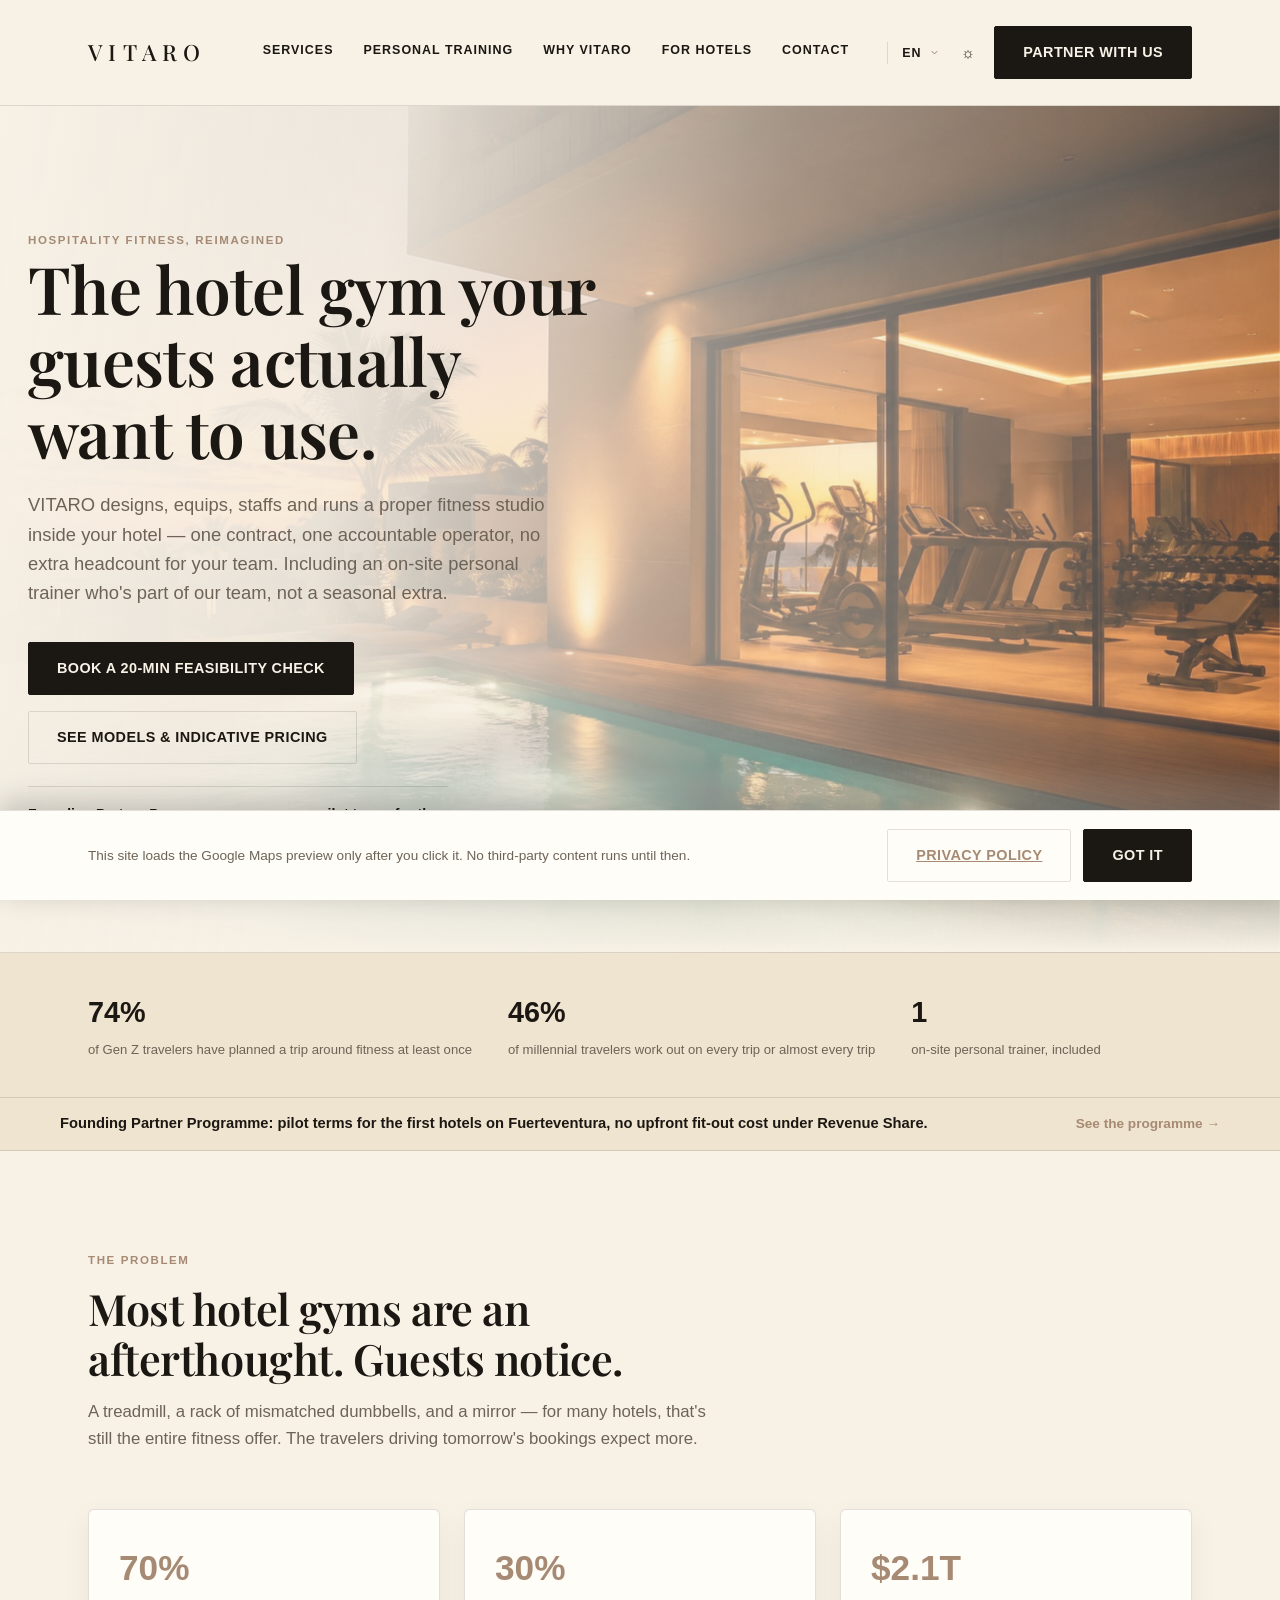
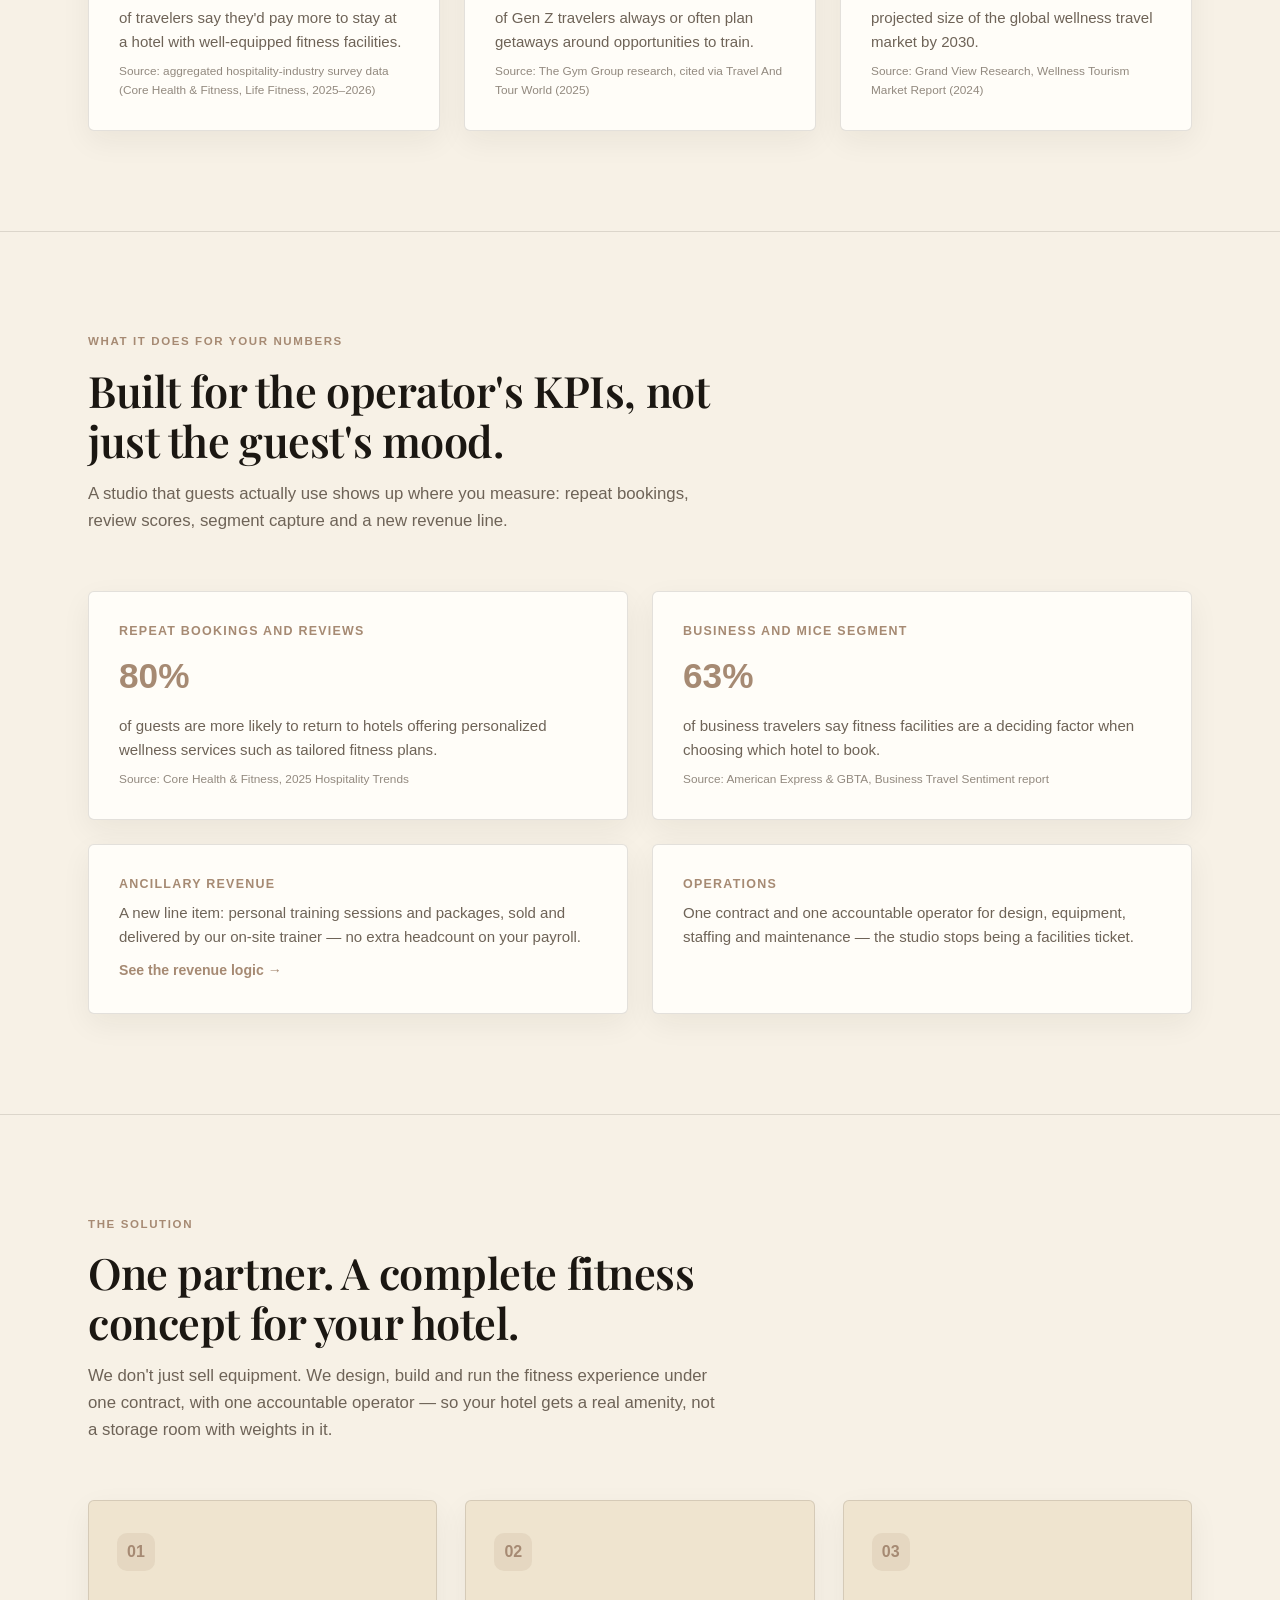
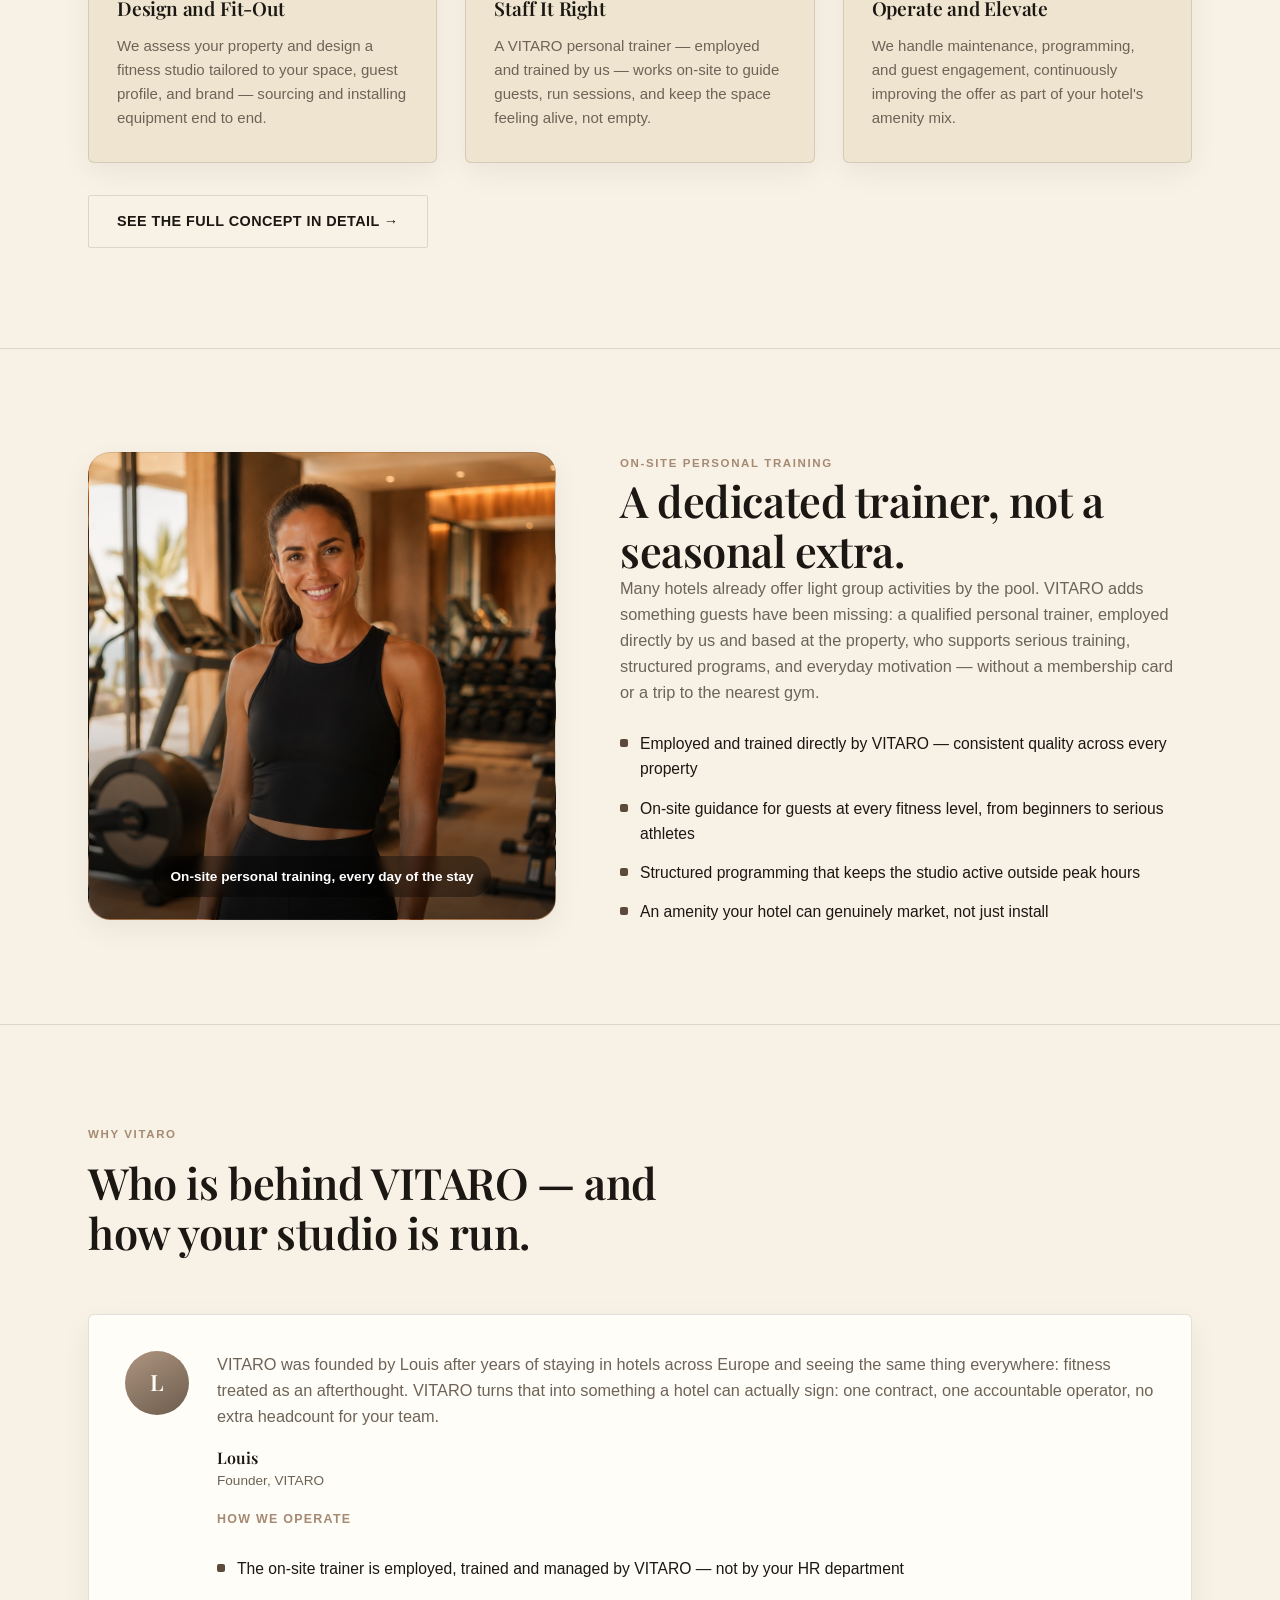
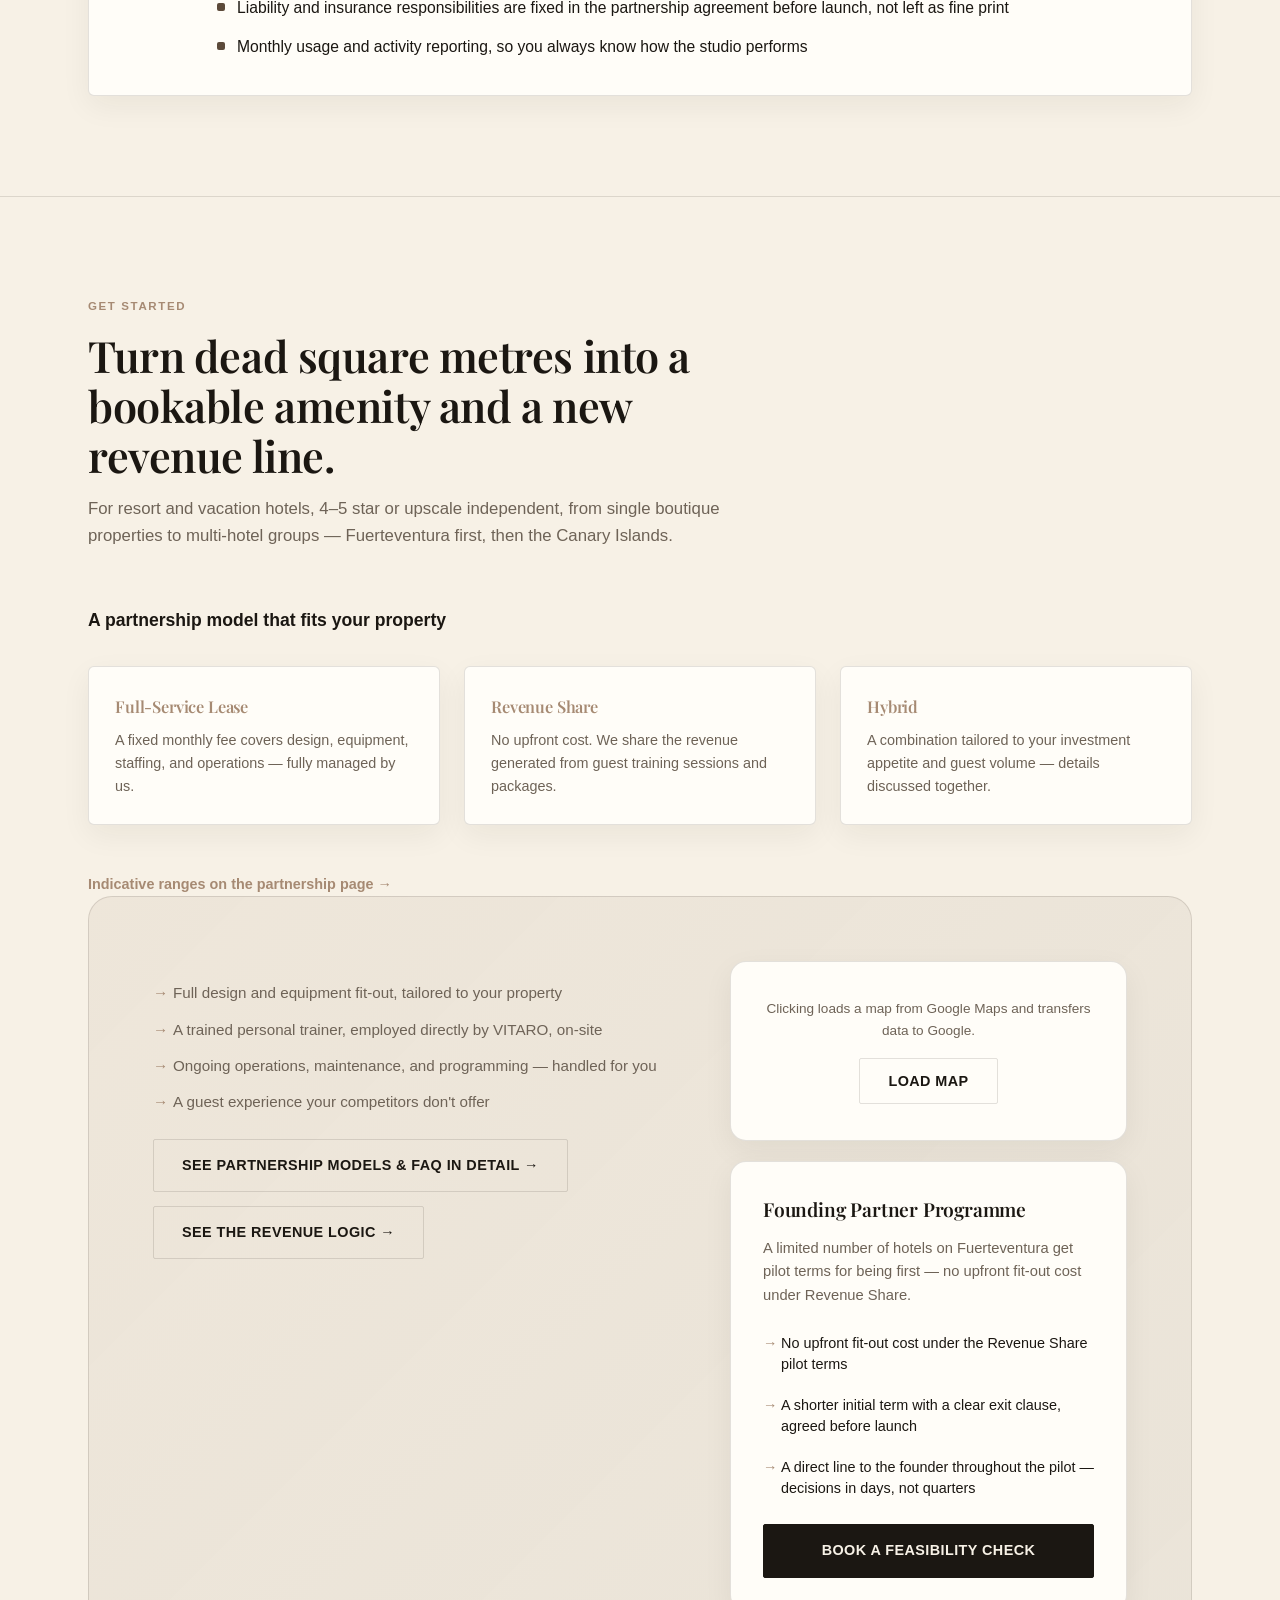
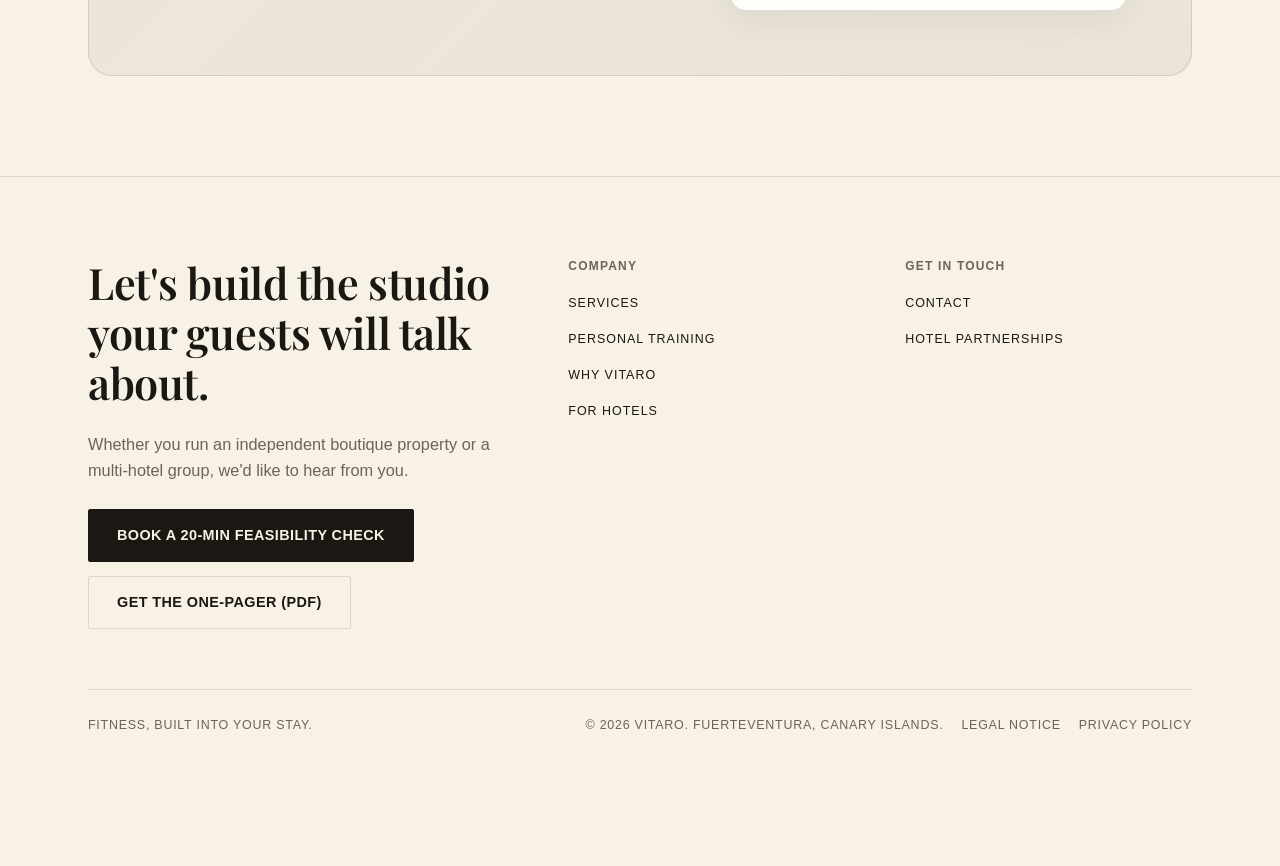
<file: index.html>
<!DOCTYPE html>
<html lang="en" data-theme="light">
<head>
<meta charset="UTF-8">
<meta name="robots" content="noindex, nofollow">
<meta name="viewport" content="width=device-width, initial-scale=1.0">
<title id="pageTitle">VITARO — Fitness, Built Into Your Stay</title>
<meta name="description" content="VITARO designs, equips, and staffs professional fitness studios inside hotels — including an on-site personal trainer employed directly by us. Starting on Fuerteventura.">
<link rel="canonical" href="https://vitaro-concept.example/">
<meta property="og:type" content="website">
<meta property="og:site_name" content="VITARO">
<meta property="og:title" content="VITARO — Fitness, Built Into Your Stay">
<meta property="og:description" content="Hotel fitness studios, designed, equipped and staffed — including an on-site personal trainer employed directly by VITARO.">
<meta property="og:image" content="https://vitaro-concept.example/assets/media/vitaro-hero-desktop.jpg">
<meta property="og:url" content="https://vitaro-concept.example/">
<meta name="twitter:card" content="summary_large_image">
<link rel="icon" href="data:image/svg+xml,%3Csvg xmlns='http://www.w3.org/2000/svg' viewBox='0 0 100 100'%3E%3Crect width='100' height='100' rx='20' fill='%23f5efe6'/%3E%3Ctext x='50' y='69' font-size='58' font-family='Arial' font-weight='900' fill='%23181410' text-anchor='middle'%3EV%3C/text%3E%3C/svg%3E">
<script>
  (function(){
    try{
      var stored = localStorage.getItem('vitaro-theme');
      var theme;
      if(stored === 'dark' || stored === 'light'){
        theme = stored;
      } else {
        theme = (window.matchMedia && window.matchMedia('(prefers-color-scheme: dark)').matches) ? 'dark' : 'light';
      }
      document.documentElement.setAttribute('data-theme', theme);
    }catch(e){}
  })();
</script>
<link rel="preconnect" href="https://fonts.googleapis.com">
<link rel="preconnect" href="https://fonts.gstatic.com" crossorigin>
<link href="https://fonts.googleapis.com/css2?family=Playfair+Display:wght@500;600;700&display=swap" rel="stylesheet">
<link rel="stylesheet" href="assets/css/style.css?v=44">
<script type="application/ld+json">
{
  "@context": "https://schema.org",
  "@type": "Organization",
  "name": "VITARO",
  "url": "https://vitaro-concept.example/",
  "description": "VITARO designs, equips, and staffs professional fitness studios inside hotels, including a directly-employed on-site personal trainer.",
  "areaServed": "Canary Islands, Spain"
}
</script>
</head>
<body class="home">

<a class="skip-link" href="#main" data-i18n="a11y.skip">Skip to content</a>

<header>
  <div class="wrap">
    <nav>
      <a class="logo" href="index.html">VITARO</a>

      <button class="menu-toggle" id="menuToggle" aria-label="Toggle menu" aria-expanded="false" onclick="toggleMobileMenu()">
        <span></span><span></span><span></span>
      </button>

      <div class="nav-panel" id="navPanel">
        <div class="nav-links">
          <a href="leistungen.html" data-i18n="nav.leistungen">Leistungen</a>
          <a href="index.html#trainers" data-i18n="nav.trainers">Personal Training</a>
          <a href="index.html#founder" data-i18n="nav.founder">Why VITARO</a>
          <a href="partnerschaft.html" data-i18n="nav.partnerschaft">For Hotels</a>
          <a href="kontakt.html" data-i18n="nav.contact">Contact</a>
        </div>
        <div class="nav-cta">
          <select class="lang-select" id="langSelect" aria-label="Language" onchange="applyLang(this.value)">
            <option value="en">EN</option>
            <option value="de">DE</option>
            <option value="es">ES</option>
          </select>
          <button class="theme-toggle" onclick="toggleTheme()" aria-label="Toggle light / dark mode" title="Toggle light / dark mode">
            <span class="icon-dark">&#9789;</span>
            <span class="icon-light">&#9788;</span>
          </button>
          <a href="kontakt.html" class="btn btn-primary" data-i18n="nav.cta">Partner With Us</a>
        </div>
      </div>
    </nav>
  </div>
</header>

<div class="nav-backdrop" id="navBackdrop" onclick="closeMobileMenu()"></div>

<main id="main">

<section class="hero">
  <div class="hero-bg" id="heroBg" role="img" aria-label="Concept visual: hotel fitness studio — pool view, cardio area, and free-weight zone">
    <div class="hero-bg-slide active"></div>
    <div class="hero-bg-slide"></div>
    <div class="hero-bg-slide"></div>
    <div class="hero-bg-slide"></div>
    <div class="hero-bg-slide"></div>
    <div class="hero-bg-slide"></div>
  </div>
  <div class="hero-overlay"></div>
  <div class="wrap hero-content hero-inner">
    <span class="eyebrow" data-i18n="hero.eyebrow">Hospitality Fitness, Reimagined</span>
    <h1 data-i18n="hero.h1">The hotel gym your guests actually want to use.</h1>
    <p class="lead" data-i18n="hero.lead">VITARO designs, equips, and staffs a proper fitness studio inside your hotel — including an on-site personal trainer who's part of our team, not a seasonal extra.</p>
    <div class="hero-actions">
      <a href="kontakt.html#contactForm" data-booking-link class="btn btn-primary" data-i18n="hero.btn1">Book a 20-min feasibility check</a>
      <a href="partnerschaft.html#models" class="btn btn-ghost" data-i18n="hero.btn2">See models &amp; indicative pricing</a>
    </div>
    <p class="hero-proof"><a href="partnerschaft.html#founding" data-i18n="hero.proof">Founding Partner Programme now open — pilot terms for the first hotels on Fuerteventura</a></p>
    <p class="hero-links"><a href="partnerschaft.html#onepager" data-i18n="hero.pdf">Download the 2-page overview (PDF) →</a></p>
  </div>
</section>

<div class="hero-stats-band">
  <div class="wrap hero-stats">
    <div class="stat"><b>74%</b><span data-i18n="hero.stat1">of Gen Z travelers have planned a trip around fitness at least once</span></div>
    <div class="stat"><b>46%</b><span data-i18n="hero.stat4">of millennial travelers work out on every trip or almost every trip</span></div>
    <div class="stat"><b>1</b><span data-i18n="hero.stat3">on-site personal trainer, included</span></div>
  </div>
</div>

<div class="proof-strip">
  <div class="wrap proof-inner">
    <span class="p-text" data-i18n="offer.strip.text">Founding Partner Programme: pilot terms for the first hotels on Fuerteventura, no upfront fit-out cost under Revenue Share.</span>
    <a href="partnerschaft.html#founding" data-i18n="offer.strip.link">See the programme →</a>
  </div>
</div>

<section id="problem">
  <div class="wrap">
    <div class="section-head">
      <span class="eyebrow" data-i18n="problem.eyebrow">The Problem</span>
      <h2 data-i18n="problem.h2">Most hotel gyms are an afterthought. Guests notice.</h2>
      <p data-i18n="problem.p">A treadmill, a rack of mismatched dumbbells, and a mirror — for many hotels, that's still the entire fitness offer. The travelers driving tomorrow's bookings expect more.</p>
    </div>
    <div class="problem-grid">
      <div class="problem-card">
        <b>70%</b>
        <p data-i18n="problem.card1">of travelers say they'd pay more to stay at a hotel with well-equipped fitness facilities.</p>
        <span class="source-note" data-i18n="problem.card1.source">Source: aggregated hospitality-industry survey data</span>
      </div>
      <div class="problem-card">
        <b>30%</b>
        <p data-i18n="problem.card2">of Gen Z travelers always or often plan getaways around opportunities to train.</p>
        <span class="source-note" data-i18n="problem.card2.source">Source: The Gym Group research</span>
      </div>
      <div class="problem-card">
        <b>$2.1T</b>
        <p data-i18n="problem.card3">projected size of the global wellness travel market by 2030.</p>
        <span class="source-note" data-i18n="problem.card3.source">Source: Grand View Research</span>
      </div>
    </div>
  </div>
</section>

<section id="outcomes">
  <div class="wrap">
    <div class="section-head">
      <span class="eyebrow" data-i18n="kpi.eyebrow">What it does for your numbers</span>
      <h2 data-i18n="kpi.h2">Built for the operator's KPIs, not just the guest's mood.</h2>
      <p data-i18n="kpi.p">A studio that guests actually use shows up where you measure: repeat bookings, review scores, segment capture and a new revenue line.</p>
    </div>
    <div class="problem-grid cols-2">
      <div class="problem-card">
        <h4 data-i18n="kpi.card1.h4">Repeat bookings and reviews</h4>
        <b>80%</b>
        <p data-i18n="kpi.card1.p">of guests are more likely to return to hotels offering personalized wellness services such as tailored fitness plans.</p>
        <span class="source-note" data-i18n="kpi.card1.source">Source: Core Health &amp; Fitness, 2025 Hospitality Trends</span>
      </div>
      <div class="problem-card">
        <h4 data-i18n="kpi.card2.h4">Business and MICE segment</h4>
        <b>63%</b>
        <p data-i18n="kpi.card2.p">of business travelers say fitness facilities are a deciding factor when choosing which hotel to book.</p>
        <span class="source-note" data-i18n="kpi.card2.source">Source: American Express &amp; GBTA, Business Travel Sentiment report</span>
      </div>
      <div class="problem-card">
        <h4 data-i18n="kpi.card3.h4">Ancillary revenue</h4>
        <p data-i18n="kpi.card3.p">A new line item: personal training sessions and packages, sold and delivered by our on-site trainer — no extra headcount on your payroll.</p>
        <a href="partnerschaft.html#economics" class="card-link" data-i18n="hotels.econ">See the revenue logic →</a>
      </div>
      <div class="problem-card">
        <h4 data-i18n="kpi.card4.h4">Operations</h4>
        <p data-i18n="kpi.card4.p">One contract and one accountable operator for design, equipment, staffing and maintenance — the studio stops being a facilities ticket.</p>
      </div>
    </div>
  </div>
</section>

<section id="concept">
  <div class="wrap">
    <div class="section-head">
      <span class="eyebrow" data-i18n="concept.eyebrow">The Solution</span>
      <h2 data-i18n="concept.h2">One partner. A complete fitness concept for your hotel.</h2>
      <p data-i18n="concept.p">We don't just sell equipment. We design, build, and run the fitness experience — so your hotel gets a real amenity, not a storage room with weights in it.</p>
    </div>
    <div class="steps">
      <div class="step">
        <div class="num">01</div>
        <h3 data-i18n="concept.step1.h3">Design and Fit-Out</h3>
        <p data-i18n="concept.step1.p">We assess your property and design a fitness studio tailored to your space, guest profile, and brand — sourcing and installing equipment end to end.</p>
      </div>
      <div class="step">
        <div class="num">02</div>
        <h3 data-i18n="concept.step2.h3">Staff It Right</h3>
        <p data-i18n="concept.step2.p">A VITARO personal trainer — employed and trained by us — works on-site to guide guests, run sessions, and keep the space feeling alive, not empty.</p>
      </div>
      <div class="step">
        <div class="num">03</div>
        <h3 data-i18n="concept.step3.h3">Operate and Elevate</h3>
        <p data-i18n="concept.step3.p">We handle maintenance, programming, and guest engagement, continuously improving the offer as part of your hotel's amenity mix.</p>
      </div>
    </div>
    <p style="margin-top:32px;"><a href="leistungen.html" class="btn btn-ghost" data-i18n="concept.more">See the full concept in detail →</a></p>
  </div>
</section>

<section id="trainers">
  <div class="wrap split">
    <div class="split-visual" role="img" aria-label="VITARO personal trainer on-site at a hotel fitness studio">
      <div class="caption" data-i18n="trainers.visualCaption">On-site personal training, every day of the stay</div>
    </div>
    <div>
      <span class="eyebrow" data-i18n="trainers.eyebrow">On-Site Personal Training</span>
      <h2 data-i18n="trainers.h2">A dedicated trainer, not a seasonal extra.</h2>
      <p data-i18n="trainers.p">Many hotels already offer light group activities by the pool. VITARO adds something guests have been missing: a qualified personal trainer, employed directly by us and based at the property, who supports serious training, structured programs, and everyday motivation — without a membership card or a trip to the nearest gym.</p>
      <ul class="checklist">
        <li data-i18n="trainers.li1">Employed and trained directly by VITARO — consistent quality across every property</li>
        <li data-i18n="trainers.li2">On-site guidance for guests at every fitness level, from beginners to serious athletes</li>
        <li data-i18n="trainers.li3">Structured programming that keeps the studio active outside peak hours</li>
        <li data-i18n="trainers.li4">An amenity your hotel can genuinely market, not just install</li>
      </ul>
    </div>
  </div>
</section>

<section id="founder">
  <div class="wrap">
    <div class="section-head">
      <span class="eyebrow" data-i18n="founder.eyebrow">Why VITARO</span>
      <h2 data-i18n="founder.h2">Who is behind VITARO — and how your studio is run.</h2>
    </div>
    <div class="founder-block">
      <div class="founder-avatar">L</div>
      <div>
        <p data-i18n="founder.p">VITARO was founded by Louis after years of staying in hotels across Europe and seeing the same thing everywhere: fitness treated as an afterthought. VITARO turns that into something a hotel can actually sign: one contract, one accountable operator, no extra headcount for your team.</p>
        <div class="founder-name">Louis</div>
        <div class="founder-role" data-i18n="founder.role">Founder, VITARO</div>
        <div class="founder-ops">
          <h4 data-i18n="founder.ops.h4">How we operate</h4>
          <ul class="checklist">
            <li data-i18n="founder.ops.li1">The on-site trainer is employed, trained and managed by VITARO — not by your HR department</li>
            <li data-i18n="founder.ops.li2">Liability and insurance responsibilities are fixed in the partnership agreement before launch, not left as fine print</li>
            <li data-i18n="founder.ops.li3">Monthly usage and activity reporting, so you always know how the studio performs</li>
          </ul>
        </div>
      </div>
    </div>
  </div>
</section>

<section id="hotels">
  <div class="wrap">
    <div class="section-head">
      <span class="eyebrow" data-i18n="hotels.eyebrow">Get Started</span>
      <h2 data-i18n="hotels.h2">Turn dead square metres into a bookable amenity and a new revenue line.</h2>
      <p data-i18n="icp.p">For resort and vacation hotels, 4–5 star or upscale independent, from single boutique properties to multi-hotel groups — Fuerteventura first, then the Canary Islands.</p>
    </div>

    <div class="models-title" data-i18n="hotels.models.title">A partnership model that fits your property</div>
    <div class="models-grid">
      <div class="model-card">
        <h3 data-i18n="hotels.models.card1.h3">Full-Service Lease</h3>
        <p data-i18n="hotels.models.card1.p">A fixed monthly fee covers design, equipment, staffing, and operations — fully managed by us.</p>
      </div>
      <div class="model-card">
        <h3 data-i18n="hotels.models.card2.h3">Revenue Share</h3>
        <p data-i18n="hotels.models.card2.p">No upfront cost. We share the revenue generated from guest training sessions and packages.</p>
      </div>
      <div class="model-card">
        <h3 data-i18n="hotels.models.card3.h3">Hybrid</h3>
        <p data-i18n="hotels.models.card3.p">A combination tailored to your investment appetite and guest volume — details discussed together.</p>
      </div>
    </div>

    <p class="model-price-teaser"><a href="partnerschaft.html#models" data-i18n="hotels.models.price">Indicative ranges on the partnership page →</a></p>

    <div class="partner-band">
      <div>
        <ul>
          <li data-i18n="hotels.li1">Full design and equipment fit-out, tailored to your property</li>
          <li data-i18n="hotels.li2">A trained personal trainer, employed directly by VITARO, on-site</li>
          <li data-i18n="hotels.li3">Ongoing operations, maintenance, and programming — handled for you</li>
          <li data-i18n="hotels.li4">A guest experience your competitors don't offer</li>
        </ul>
        <p style="margin-top:24px;display:flex;gap:14px;flex-wrap:wrap;"><a href="partnerschaft.html" class="btn btn-ghost" data-i18n="hotels.more">See partnership models &amp; FAQ in detail →</a><a href="partnerschaft.html#economics" class="btn btn-ghost" data-i18n="hotels.econ">See the revenue logic →</a></p>
      </div>
      <div>
        <div class="map-consent" id="mapHome" data-map-src="https://www.google.com/maps?q=Fuerteventura,+Spain&output=embed" data-map-title="VITARO target region — Fuerteventura">
          <div class="map-consent-placeholder">
            <p data-i18n="map.consent.text">Clicking loads a map from Google Maps and transfers data to Google.</p>
            <button class="btn btn-ghost" onclick="loadMap('mapHome')" data-i18n="map.consent.btn">Load map</button>
          </div>
        </div>
        <div class="partner-card">
          <h3 data-i18n="hotels.card.h3">Founding Partner Programme</h3>
          <p data-i18n="hotels.card.p">A limited number of hotels on Fuerteventura get pilot terms for being first — no upfront fit-out cost under Revenue Share.</p>
          <ul class="partner-list">
            <li data-i18n="offer.li1">No upfront fit-out cost under the Revenue Share pilot terms</li>
            <li data-i18n="offer.li2">A shorter initial term with a clear exit clause, agreed before launch</li>
            <li data-i18n="offer.li3">A direct line to the founder throughout the pilot — decisions in days, not quarters</li>
          </ul>
          <a href="kontakt.html#contactForm" data-booking-link class="btn btn-primary" style="width:100%;justify-content:center;" data-i18n="hotels.card.btn">Book a feasibility check</a>
        </div>
      </div>
    </div>
  </div>
</section>

</main>

<footer id="contact">
  <div class="wrap">
    <div class="footer-top">
      <div>
        <h2 data-i18n="footer.h2">Let's build the studio your guests will talk about.</h2>
        <p data-i18n="footer.p">Whether you run an independent boutique property or a multi-hotel group, we'd like to hear from you.</p>
        <div style="margin-top:26px;display:flex;gap:14px;flex-wrap:wrap;">
          <a href="kontakt.html#contactForm" data-booking-link class="btn btn-primary" data-i18n="footer.btn1">Contact Us</a>
          <a href="partnerschaft.html#onepager" class="btn btn-ghost" data-i18n="footer.btn2">Request Partner Info</a>
        </div>
      </div>
      <div class="footer-col">
        <h4 data-i18n="footer.col1.h4">Company</h4>
        <a href="leistungen.html" data-i18n="nav.leistungen">Leistungen</a>
        <a href="index.html#trainers" data-i18n="nav.trainers">Personal Training</a>
        <a href="index.html#founder" data-i18n="nav.founder">Why VITARO</a>
        <a href="partnerschaft.html" data-i18n="nav.partnerschaft">For Hotels</a>
      </div>
      <div class="footer-col">
        <h4 data-i18n="footer.col2.h4">Get in Touch</h4>
        <a href="kontakt.html" data-i18n="nav.contact">Contact</a>
        <a href="partnerschaft.html" data-i18n="footer.link.hotelPartnerships">Hotel Partnerships</a>
      </div>
    </div>
    <div class="footer-bottom">
      <span data-i18n="footer.bottom.tagline">Fitness, built into your stay.</span>
      <div class="footer-legal">
        <span data-i18n="footer.bottom.copyright">© 2026 VITARO. Fuerteventura, Canary Islands.</span>
        <a href="impressum.html" data-i18n="footer.link.impressum">Legal Notice</a>
        <a href="datenschutz.html" data-i18n="footer.link.privacy">Privacy Policy</a>
      </div>
    </div>
  </div>
</footer>

<div class="consent-banner" id="consentBanner">
  <div class="wrap consent-inner">
    <p data-i18n="consent.banner.text">This site loads the Google Maps preview only after you click it. No third-party content runs until then.</p>
    <div class="consent-actions">
      <a href="datenschutz.html" class="btn btn-ghost" data-i18n="consent.banner.link">Privacy Policy</a>
      <button class="btn btn-primary" id="consentDismiss" data-i18n="consent.banner.dismiss">Got it</button>
    </div>
  </div>
</div>

<script src="assets/js/main.js?v=12"></script>
<script src="assets/js/i18n.js?v=9"></script>
<script src="assets/js/consent.js?v=5"></script>
</body>
</html>
</file>
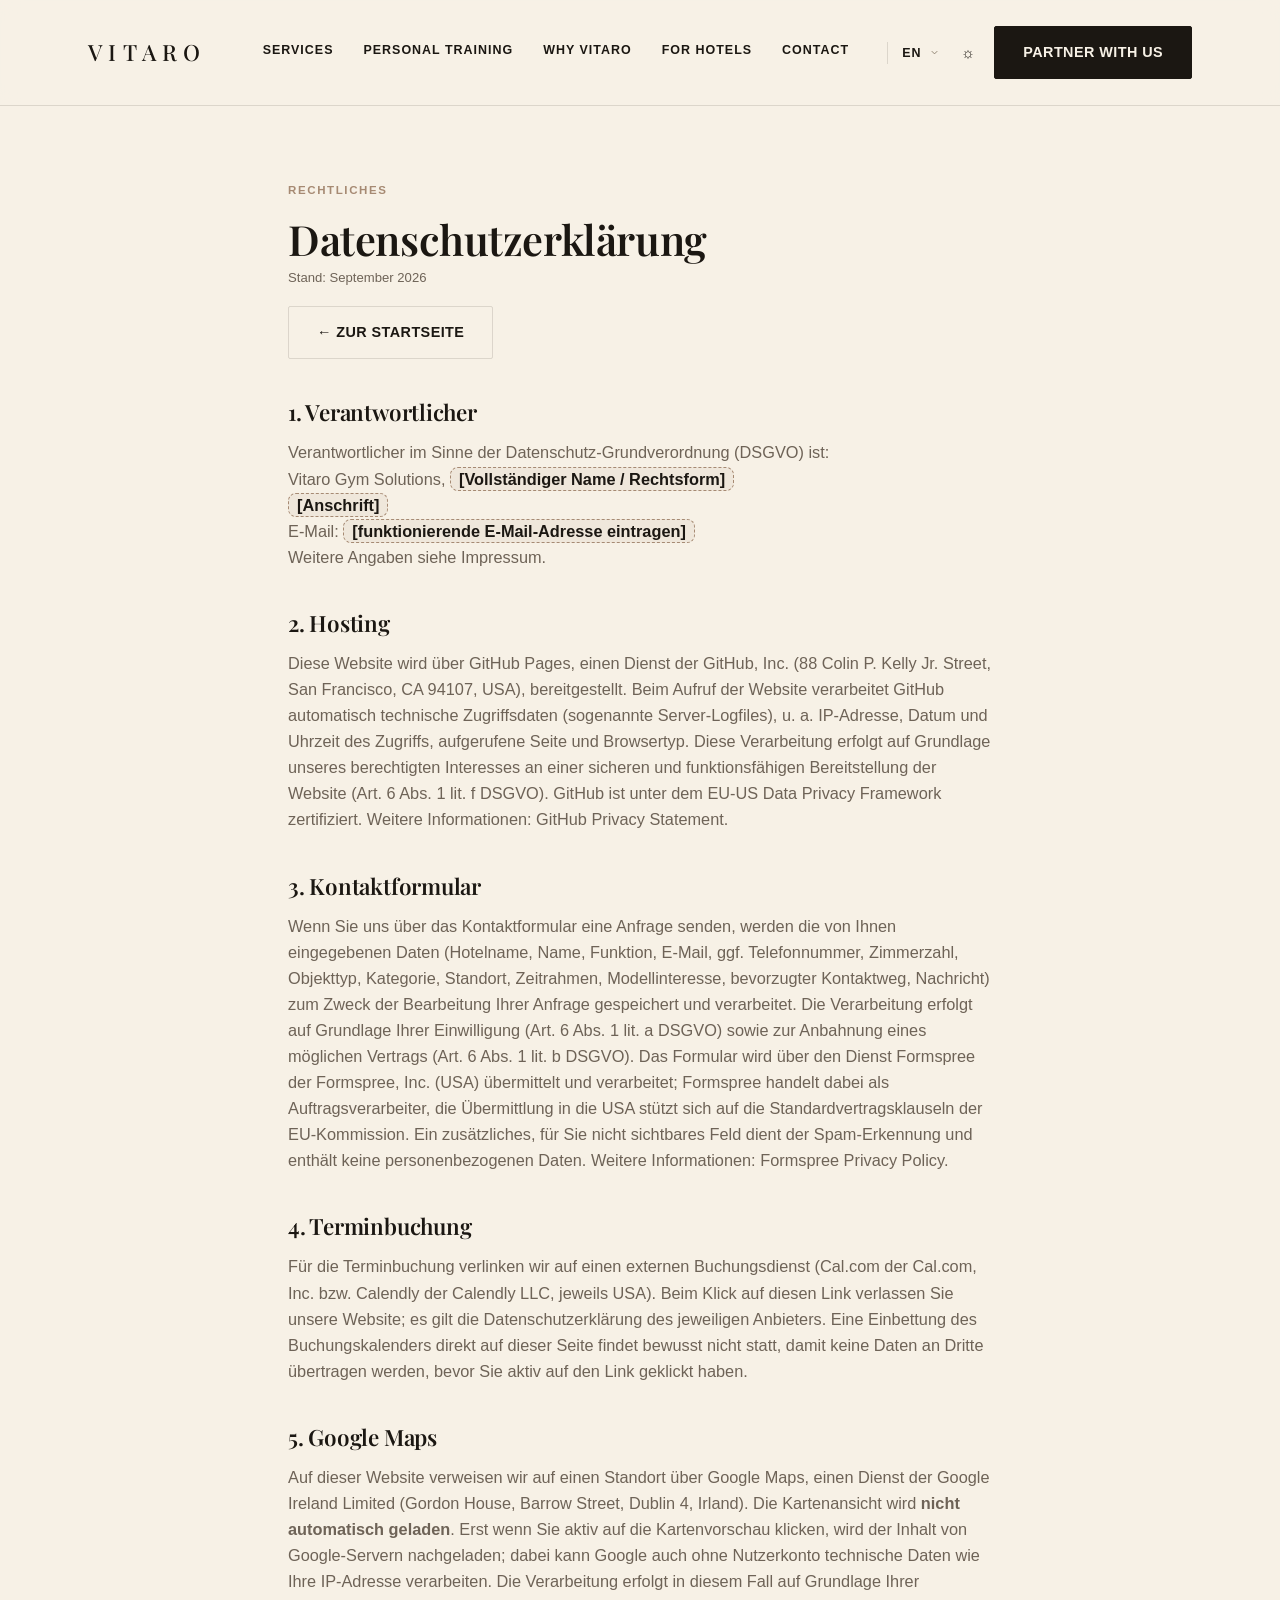
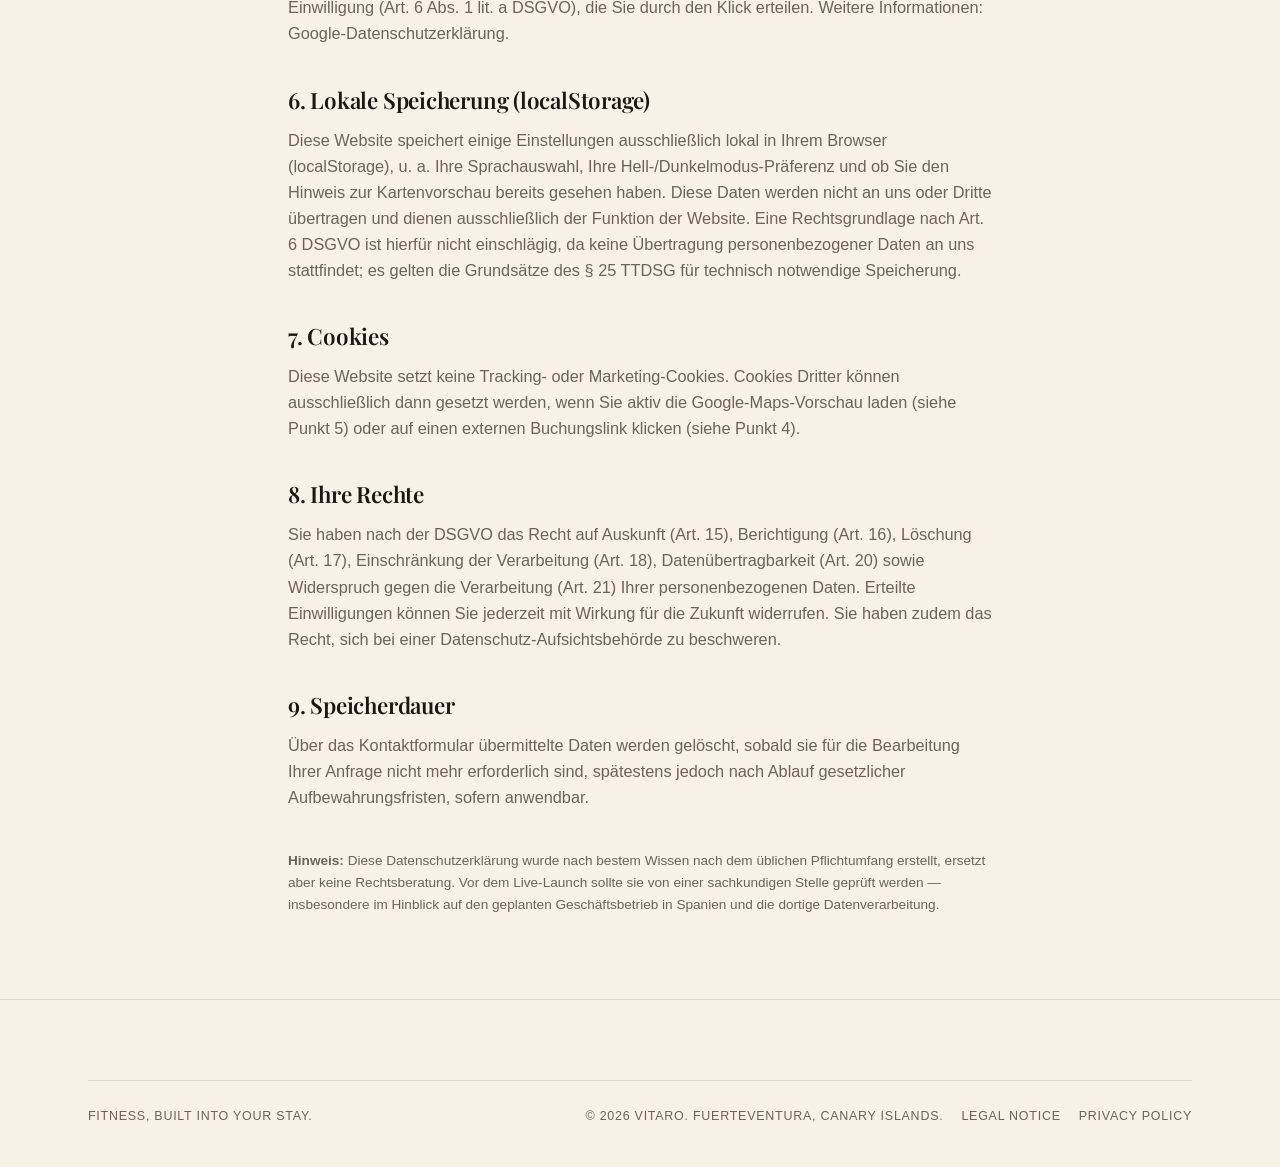
<file: datenschutz.html>
<!DOCTYPE html>
<html lang="de" data-theme="light">
<head>
<meta charset="UTF-8">
<meta name="viewport" content="width=device-width, initial-scale=1.0">
<title>Datenschutzerklärung — VITARO</title>
<meta name="description" content="Datenschutzerklärung von VITARO gemäß DSGVO.">
<meta name="robots" content="noindex">
<link rel="canonical" href="https://vitaro-concept.example/datenschutz.html">
<link rel="icon" href="data:image/svg+xml,%3Csvg xmlns='http://www.w3.org/2000/svg' viewBox='0 0 100 100'%3E%3Crect width='100' height='100' rx='20' fill='%23f5efe6'/%3E%3Ctext x='50' y='69' font-size='58' font-family='Arial' font-weight='900' fill='%23181410' text-anchor='middle'%3EV%3C/text%3E%3C/svg%3E">
<script>
  (function(){
    try{
      var stored = localStorage.getItem('vitaro-theme');
      var theme;
      if(stored === 'dark' || stored === 'light'){ theme = stored; }
      else { theme = (window.matchMedia && window.matchMedia('(prefers-color-scheme: dark)').matches) ? 'dark' : 'light'; }
      document.documentElement.setAttribute('data-theme', theme);
    }catch(e){}
  })();
</script>
<link rel="preconnect" href="https://fonts.googleapis.com">
<link rel="preconnect" href="https://fonts.gstatic.com" crossorigin>
<link href="https://fonts.googleapis.com/css2?family=Playfair+Display:wght@500;600;700&display=swap" rel="stylesheet">
<link rel="stylesheet" href="assets/css/style.css?v=44">
</head>
<body data-title-key="__static__">

<a class="skip-link" href="#main">Zum Inhalt springen</a>

<header>
  <div class="wrap">
    <nav>
      <a class="logo" href="index.html">VITARO</a>
      <button class="menu-toggle" id="menuToggle" aria-label="Menü umschalten" aria-expanded="false" onclick="toggleMobileMenu()">
        <span></span><span></span><span></span>
      </button>
      <div class="nav-panel" id="navPanel">
        <div class="nav-links">
          <a href="leistungen.html" data-i18n="nav.leistungen">Leistungen</a>
          <a href="index.html#trainers" data-i18n="nav.trainers">Personal Training</a>
          <a href="index.html#founder" data-i18n="nav.founder">Warum VITARO</a>
          <a href="partnerschaft.html" data-i18n="nav.partnerschaft">Für Hotels</a>
          <a href="kontakt.html" data-i18n="nav.contact">Kontakt</a>
        </div>
        <div class="nav-cta">
          <select class="lang-select" id="langSelect" aria-label="Sprache" onchange="applyLang(this.value)">
            <option value="en">EN</option><option value="de">DE</option><option value="es">ES</option>
          </select>
          <button class="theme-toggle" onclick="toggleTheme()" aria-label="Hell-/Dunkelmodus umschalten" title="Hell-/Dunkelmodus umschalten">
            <span class="icon-dark">&#9789;</span><span class="icon-light">&#9788;</span>
          </button>
          <a href="kontakt.html" class="btn btn-primary" data-i18n="nav.cta">Partner werden</a>
        </div>
      </div>
    </nav>
  </div>
</header>

<div class="nav-backdrop" id="navBackdrop" onclick="closeMobileMenu()"></div>

<main id="main">
<section class="section-tight">
  <div class="wrap legal-content">
    <span class="eyebrow">Rechtliches</span>
    <h1 style="margin:14px 0 6px;font-size:clamp(1.8rem,3.4vw,2.6rem);">Datenschutzerklärung</h1>
    <p class="legal-updated">Stand: September 2026</p>
    <p style="margin:18px 0 0;"><a href="index.html" class="btn btn-ghost">← Zur Startseite</a></p>

    <h2>1. Verantwortlicher</h2>
    <p>
      Verantwortlicher im Sinne der Datenschutz-Grundverordnung (DSGVO) ist:<br>
      Vitaro Gym Solutions, <span class="legal-placeholder">[Vollständiger Name / Rechtsform]</span><br>
      <span class="legal-placeholder">[Anschrift]</span><br>
      E-Mail: <span class="legal-placeholder">[funktionierende E-Mail-Adresse eintragen]</span><br>
      Weitere Angaben siehe <a href="impressum.html">Impressum</a>.
    </p>

    <h2>2. Hosting</h2>
    <p>
      Diese Website wird über GitHub Pages, einen Dienst der GitHub, Inc. (88 Colin P. Kelly Jr. Street, San Francisco,
      CA 94107, USA), bereitgestellt. Beim Aufruf der Website verarbeitet GitHub automatisch technische Zugriffsdaten
      (sogenannte Server-Logfiles), u. a. IP-Adresse, Datum und Uhrzeit des Zugriffs, aufgerufene Seite und Browsertyp.
      Diese Verarbeitung erfolgt auf Grundlage unseres berechtigten Interesses an einer sicheren und funktionsfähigen
      Bereitstellung der Website (Art. 6 Abs. 1 lit. f DSGVO). GitHub ist unter dem EU-US Data Privacy Framework
      zertifiziert. Weitere Informationen:
      <a href="https://docs.github.com/site-policy/privacy-policies/github-general-privacy-statement" target="_blank" rel="noopener">GitHub Privacy Statement</a>.
    </p>

    <h2>3. Kontaktformular</h2>
    <p>
      Wenn Sie uns über das Kontaktformular eine Anfrage senden, werden die von Ihnen eingegebenen Daten (Hotelname,
      Name, Funktion, E-Mail, ggf. Telefonnummer, Zimmerzahl, Objekttyp, Kategorie, Standort, Zeitrahmen, Modellinteresse,
      bevorzugter Kontaktweg, Nachricht) zum Zweck der Bearbeitung Ihrer Anfrage gespeichert und verarbeitet.
      Die Verarbeitung erfolgt auf Grundlage Ihrer Einwilligung (Art. 6 Abs. 1 lit. a DSGVO) sowie zur Anbahnung eines
      möglichen Vertrags (Art. 6 Abs. 1 lit. b DSGVO). Das Formular wird über den Dienst Formspree der Formspree, Inc.
      (USA) übermittelt und verarbeitet; Formspree handelt dabei als Auftragsverarbeiter, die Übermittlung in die USA
      stützt sich auf die Standardvertragsklauseln der EU-Kommission. Ein zusätzliches, für Sie nicht sichtbares Feld
      dient der Spam-Erkennung und enthält keine personenbezogenen Daten. Weitere Informationen:
      <a href="https://formspree.io/legal/privacy-policy/" target="_blank" rel="noopener">Formspree Privacy Policy</a>.
    </p>

    <h2>4. Terminbuchung</h2>
    <p>
      Für die Terminbuchung verlinken wir auf einen externen Buchungsdienst (Cal.com der Cal.com, Inc. bzw. Calendly der
      Calendly LLC, jeweils USA). Beim Klick auf diesen Link verlassen Sie unsere Website; es gilt die Datenschutzerklärung
      des jeweiligen Anbieters. Eine Einbettung des Buchungskalenders direkt auf dieser Seite findet bewusst nicht statt,
      damit keine Daten an Dritte übertragen werden, bevor Sie aktiv auf den Link geklickt haben.
    </p>

    <h2>5. Google Maps</h2>
    <p>
      Auf dieser Website verweisen wir auf einen Standort über Google Maps, einen Dienst der Google Ireland Limited
      (Gordon House, Barrow Street, Dublin 4, Irland). Die Kartenansicht wird <strong>nicht automatisch geladen</strong>.
      Erst wenn Sie aktiv auf die Kartenvorschau klicken, wird der Inhalt von Google-Servern nachgeladen; dabei kann
      Google auch ohne Nutzerkonto technische Daten wie Ihre IP-Adresse verarbeiten. Die Verarbeitung erfolgt in
      diesem Fall auf Grundlage Ihrer Einwilligung (Art. 6 Abs. 1 lit. a DSGVO), die Sie durch den Klick erteilen.
      Weitere Informationen: <a href="https://policies.google.com/privacy" target="_blank" rel="noopener">Google-Datenschutzerklärung</a>.
    </p>

    <h2>6. Lokale Speicherung (localStorage)</h2>
    <p>
      Diese Website speichert einige Einstellungen ausschließlich lokal in Ihrem Browser (localStorage), u. a. Ihre
      Sprachauswahl, Ihre Hell-/Dunkelmodus-Präferenz und ob Sie den Hinweis zur Kartenvorschau bereits gesehen haben.
      Diese Daten werden nicht an uns oder Dritte übertragen und dienen ausschließlich der Funktion der Website.
      Eine Rechtsgrundlage nach Art. 6 DSGVO ist hierfür nicht einschlägig, da keine Übertragung personenbezogener
      Daten an uns stattfindet; es gelten die Grundsätze des § 25 TTDSG für technisch notwendige Speicherung.
    </p>

    <h2>7. Cookies</h2>
    <p>
      Diese Website setzt keine Tracking- oder Marketing-Cookies. Cookies Dritter können ausschließlich dann gesetzt
      werden, wenn Sie aktiv die Google-Maps-Vorschau laden (siehe Punkt 5) oder auf einen externen Buchungslink
      klicken (siehe Punkt 4).
    </p>

    <h2>8. Ihre Rechte</h2>
    <p>
      Sie haben nach der DSGVO das Recht auf Auskunft (Art. 15), Berichtigung (Art. 16), Löschung (Art. 17),
      Einschränkung der Verarbeitung (Art. 18), Datenübertragbarkeit (Art. 20) sowie Widerspruch gegen die
      Verarbeitung (Art. 21) Ihrer personenbezogenen Daten. Erteilte Einwilligungen können Sie jederzeit mit Wirkung
      für die Zukunft widerrufen. Sie haben zudem das Recht, sich bei einer Datenschutz-Aufsichtsbehörde zu
      beschweren.
    </p>

    <h2>9. Speicherdauer</h2>
    <p>
      Über das Kontaktformular übermittelte Daten werden gelöscht, sobald sie für die Bearbeitung Ihrer Anfrage
      nicht mehr erforderlich sind, spätestens jedoch nach Ablauf gesetzlicher Aufbewahrungsfristen, sofern
      anwendbar.
    </p>

    <p style="margin-top:40px;font-size:.85rem;">
      <strong>Hinweis:</strong> Diese Datenschutzerklärung wurde nach bestem Wissen nach dem üblichen Pflichtumfang
      erstellt, ersetzt aber keine Rechtsberatung. Vor dem Live-Launch sollte sie von einer sachkundigen Stelle
      geprüft werden — insbesondere im Hinblick auf den geplanten Geschäftsbetrieb in Spanien und die dortige
      Datenverarbeitung.
    </p>
  </div>
</section>
</main>

<footer id="contact">
  <div class="wrap">
    <div class="footer-bottom">
      <span data-i18n="footer.bottom.tagline">Fitness, fest eingebaut in Ihren Aufenthalt.</span>
      <div class="footer-legal">
        <span data-i18n="footer.bottom.copyright">© 2026 VITARO. Fuerteventura, Kanarische Inseln.</span>
        <a href="impressum.html" data-i18n="footer.link.impressum">Impressum</a>
        <a href="datenschutz.html" data-i18n="footer.link.privacy">Datenschutzerklärung</a>
      </div>
    </div>
  </div>
</footer>

<script src="assets/js/main.js?v=12"></script>
<script src="assets/js/i18n.js?v=9"></script>
</body>
</html>
</file>
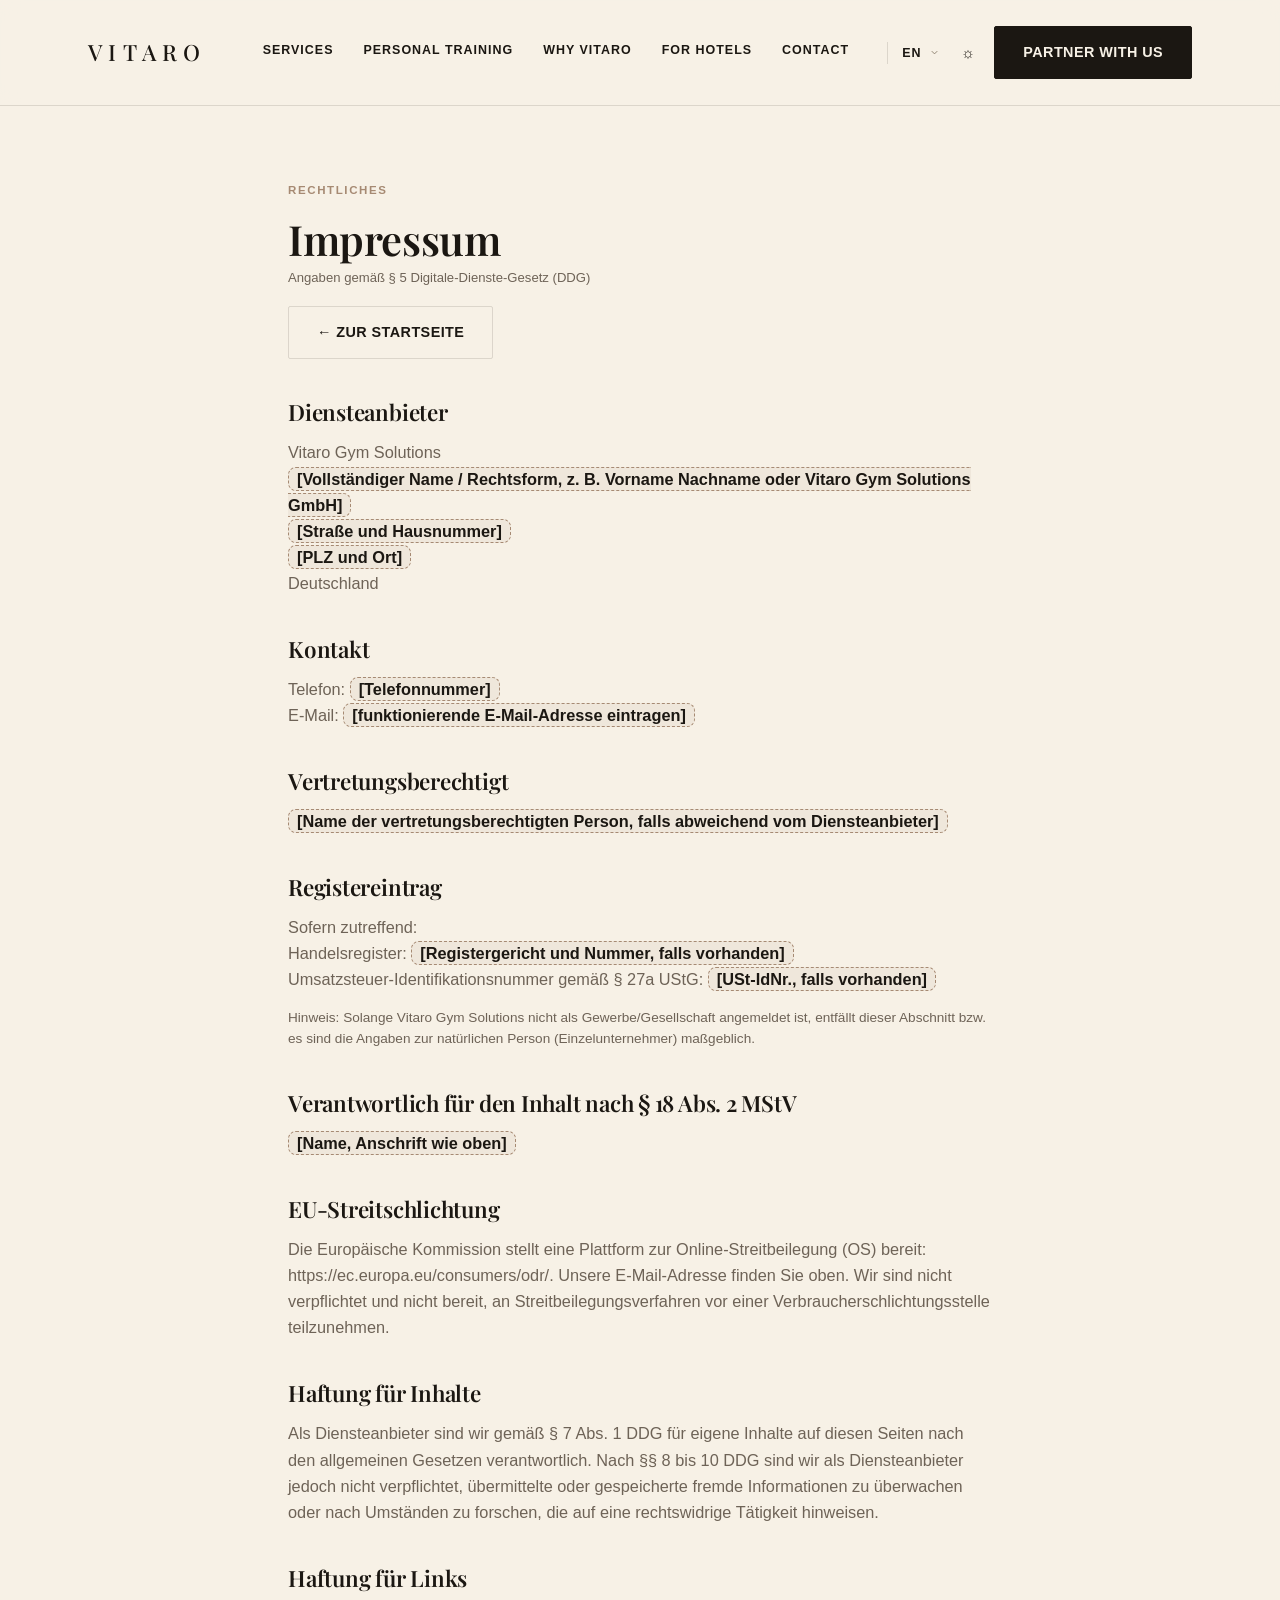
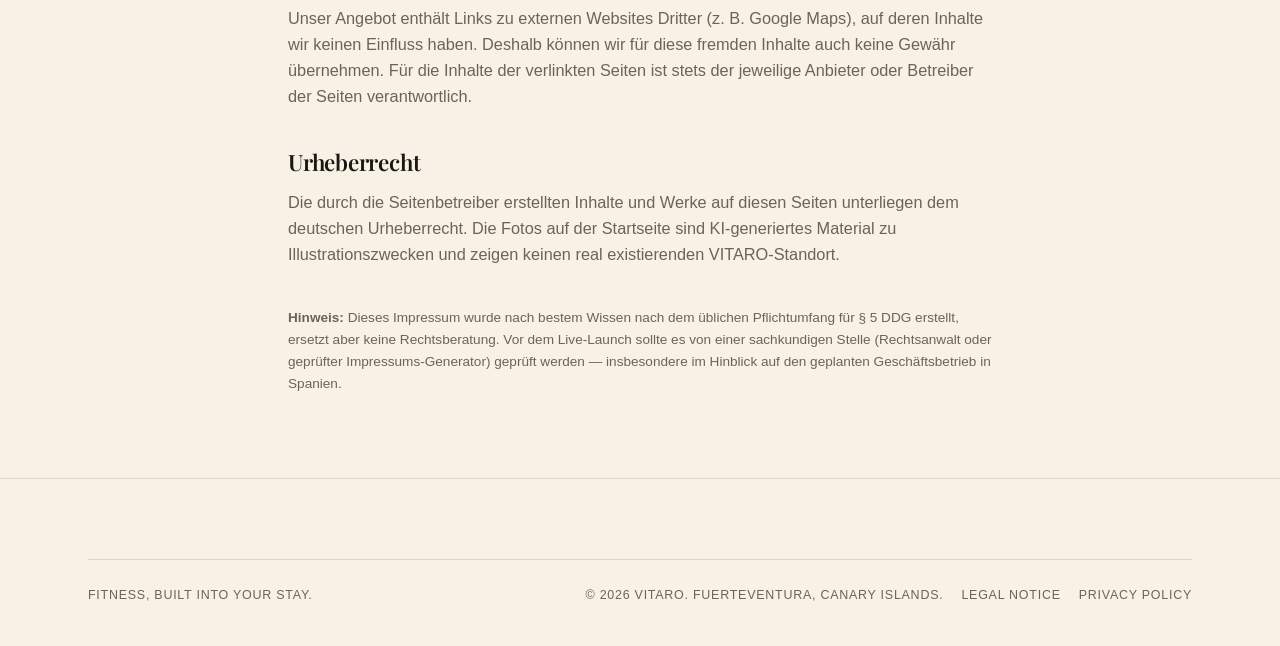
<file: impressum.html>
<!DOCTYPE html>
<html lang="de" data-theme="light">
<head>
<meta charset="UTF-8">
<meta name="viewport" content="width=device-width, initial-scale=1.0">
<title>Impressum — VITARO</title>
<meta name="description" content="Impressum von VITARO gemäß § 5 DDG.">
<meta name="robots" content="noindex">
<link rel="canonical" href="https://vitaro-concept.example/impressum.html">
<link rel="icon" href="data:image/svg+xml,%3Csvg xmlns='http://www.w3.org/2000/svg' viewBox='0 0 100 100'%3E%3Crect width='100' height='100' rx='20' fill='%23f5efe6'/%3E%3Ctext x='50' y='69' font-size='58' font-family='Arial' font-weight='900' fill='%23181410' text-anchor='middle'%3EV%3C/text%3E%3C/svg%3E">
<script>
  (function(){
    try{
      var stored = localStorage.getItem('vitaro-theme');
      var theme;
      if(stored === 'dark' || stored === 'light'){ theme = stored; }
      else { theme = (window.matchMedia && window.matchMedia('(prefers-color-scheme: dark)').matches) ? 'dark' : 'light'; }
      document.documentElement.setAttribute('data-theme', theme);
    }catch(e){}
  })();
</script>
<link rel="preconnect" href="https://fonts.googleapis.com">
<link rel="preconnect" href="https://fonts.gstatic.com" crossorigin>
<link href="https://fonts.googleapis.com/css2?family=Playfair+Display:wght@500;600;700&display=swap" rel="stylesheet">
<link rel="stylesheet" href="assets/css/style.css?v=44">
</head>
<body data-title-key="__static__">

<a class="skip-link" href="#main">Zum Inhalt springen</a>

<header>
  <div class="wrap">
    <nav>
      <a class="logo" href="index.html">VITARO</a>
      <button class="menu-toggle" id="menuToggle" aria-label="Menü umschalten" aria-expanded="false" onclick="toggleMobileMenu()">
        <span></span><span></span><span></span>
      </button>
      <div class="nav-panel" id="navPanel">
        <div class="nav-links">
          <a href="leistungen.html" data-i18n="nav.leistungen">Leistungen</a>
          <a href="index.html#trainers" data-i18n="nav.trainers">Personal Training</a>
          <a href="index.html#founder" data-i18n="nav.founder">Warum VITARO</a>
          <a href="partnerschaft.html" data-i18n="nav.partnerschaft">Für Hotels</a>
          <a href="kontakt.html" data-i18n="nav.contact">Kontakt</a>
        </div>
        <div class="nav-cta">
          <select class="lang-select" id="langSelect" aria-label="Sprache" onchange="applyLang(this.value)">
            <option value="en">EN</option><option value="de">DE</option><option value="es">ES</option>
          </select>
          <button class="theme-toggle" onclick="toggleTheme()" aria-label="Hell-/Dunkelmodus umschalten" title="Hell-/Dunkelmodus umschalten">
            <span class="icon-dark">&#9789;</span><span class="icon-light">&#9788;</span>
          </button>
          <a href="kontakt.html" class="btn btn-primary" data-i18n="nav.cta">Partner werden</a>
        </div>
      </div>
    </nav>
  </div>
</header>

<div class="nav-backdrop" id="navBackdrop" onclick="closeMobileMenu()"></div>

<main id="main">
<section class="section-tight">
  <div class="wrap legal-content">
    <span class="eyebrow">Rechtliches</span>
    <h1 style="margin:14px 0 6px;font-size:clamp(1.8rem,3.4vw,2.6rem);">Impressum</h1>
    <p class="legal-updated">Angaben gemäß § 5 Digitale-Dienste-Gesetz (DDG)</p>
    <p style="margin:18px 0 0;"><a href="index.html" class="btn btn-ghost">← Zur Startseite</a></p>

    <h2>Diensteanbieter</h2>
    <p>
      Vitaro Gym Solutions<br>
      <span class="legal-placeholder">[Vollständiger Name / Rechtsform, z. B. Vorname Nachname oder Vitaro Gym Solutions GmbH]</span><br>
      <span class="legal-placeholder">[Straße und Hausnummer]</span><br>
      <span class="legal-placeholder">[PLZ und Ort]</span><br>
      Deutschland
    </p>

    <h2>Kontakt</h2>
    <p>
      Telefon: <span class="legal-placeholder">[Telefonnummer]</span><br>
      E-Mail: <span class="legal-placeholder">[funktionierende E-Mail-Adresse eintragen]</span>
    </p>

    <h2>Vertretungsberechtigt</h2>
    <p><span class="legal-placeholder">[Name der vertretungsberechtigten Person, falls abweichend vom Diensteanbieter]</span></p>

    <h2>Registereintrag</h2>
    <p>
      Sofern zutreffend:<br>
      Handelsregister: <span class="legal-placeholder">[Registergericht und Nummer, falls vorhanden]</span><br>
      Umsatzsteuer-Identifikationsnummer gemäß § 27a UStG: <span class="legal-placeholder">[USt-IdNr., falls vorhanden]</span>
    </p>
    <p style="font-size:.85rem;">
      Hinweis: Solange Vitaro Gym Solutions nicht als Gewerbe/Gesellschaft angemeldet ist, entfällt dieser Abschnitt bzw. es sind die Angaben zur natürlichen Person (Einzelunternehmer) maßgeblich.
    </p>

    <h2>Verantwortlich für den Inhalt nach § 18 Abs. 2 MStV</h2>
    <p>
      <span class="legal-placeholder">[Name, Anschrift wie oben]</span>
    </p>

    <h2>EU-Streitschlichtung</h2>
    <p>
      Die Europäische Kommission stellt eine Plattform zur Online-Streitbeilegung (OS) bereit:
      <a href="https://ec.europa.eu/consumers/odr/" target="_blank" rel="noopener">https://ec.europa.eu/consumers/odr/</a>.
      Unsere E-Mail-Adresse finden Sie oben. Wir sind nicht verpflichtet und nicht bereit, an Streitbeilegungsverfahren
      vor einer Verbraucherschlichtungsstelle teilzunehmen.
    </p>

    <h2>Haftung für Inhalte</h2>
    <p>
      Als Diensteanbieter sind wir gemäß § 7 Abs. 1 DDG für eigene Inhalte auf diesen Seiten nach den allgemeinen Gesetzen
      verantwortlich. Nach §§ 8 bis 10 DDG sind wir als Diensteanbieter jedoch nicht verpflichtet, übermittelte oder
      gespeicherte fremde Informationen zu überwachen oder nach Umständen zu forschen, die auf eine rechtswidrige
      Tätigkeit hinweisen.
    </p>

    <h2>Haftung für Links</h2>
    <p>
      Unser Angebot enthält Links zu externen Websites Dritter (z. B. Google Maps), auf deren Inhalte wir keinen Einfluss
      haben. Deshalb können wir für diese fremden Inhalte auch keine Gewähr übernehmen. Für die Inhalte der verlinkten
      Seiten ist stets der jeweilige Anbieter oder Betreiber der Seiten verantwortlich.
    </p>

    <h2>Urheberrecht</h2>
    <p>
      Die durch die Seitenbetreiber erstellten Inhalte und Werke auf diesen Seiten unterliegen dem deutschen Urheberrecht.
      Die Fotos auf der Startseite sind KI-generiertes Material zu Illustrationszwecken und zeigen keinen real
      existierenden VITARO-Standort.
    </p>

    <p style="margin-top:40px;font-size:.85rem;">
      <strong>Hinweis:</strong> Dieses Impressum wurde nach bestem Wissen nach dem üblichen Pflichtumfang für § 5 DDG
      erstellt, ersetzt aber keine Rechtsberatung. Vor dem Live-Launch sollte es von einer sachkundigen Stelle
      (Rechtsanwalt oder geprüfter Impressums-Generator) geprüft werden — insbesondere im Hinblick auf den geplanten
      Geschäftsbetrieb in Spanien.
    </p>
  </div>
</section>
</main>

<footer id="contact">
  <div class="wrap">
    <div class="footer-bottom">
      <span data-i18n="footer.bottom.tagline">Fitness, fest eingebaut in Ihren Aufenthalt.</span>
      <div class="footer-legal">
        <span data-i18n="footer.bottom.copyright">© 2026 VITARO. Fuerteventura, Kanarische Inseln.</span>
        <a href="impressum.html" data-i18n="footer.link.impressum">Impressum</a>
        <a href="datenschutz.html" data-i18n="footer.link.privacy">Datenschutzerklärung</a>
      </div>
    </div>
  </div>
</footer>

<script src="assets/js/main.js?v=12"></script>
<script src="assets/js/i18n.js?v=9"></script>
</body>
</html>
</file>
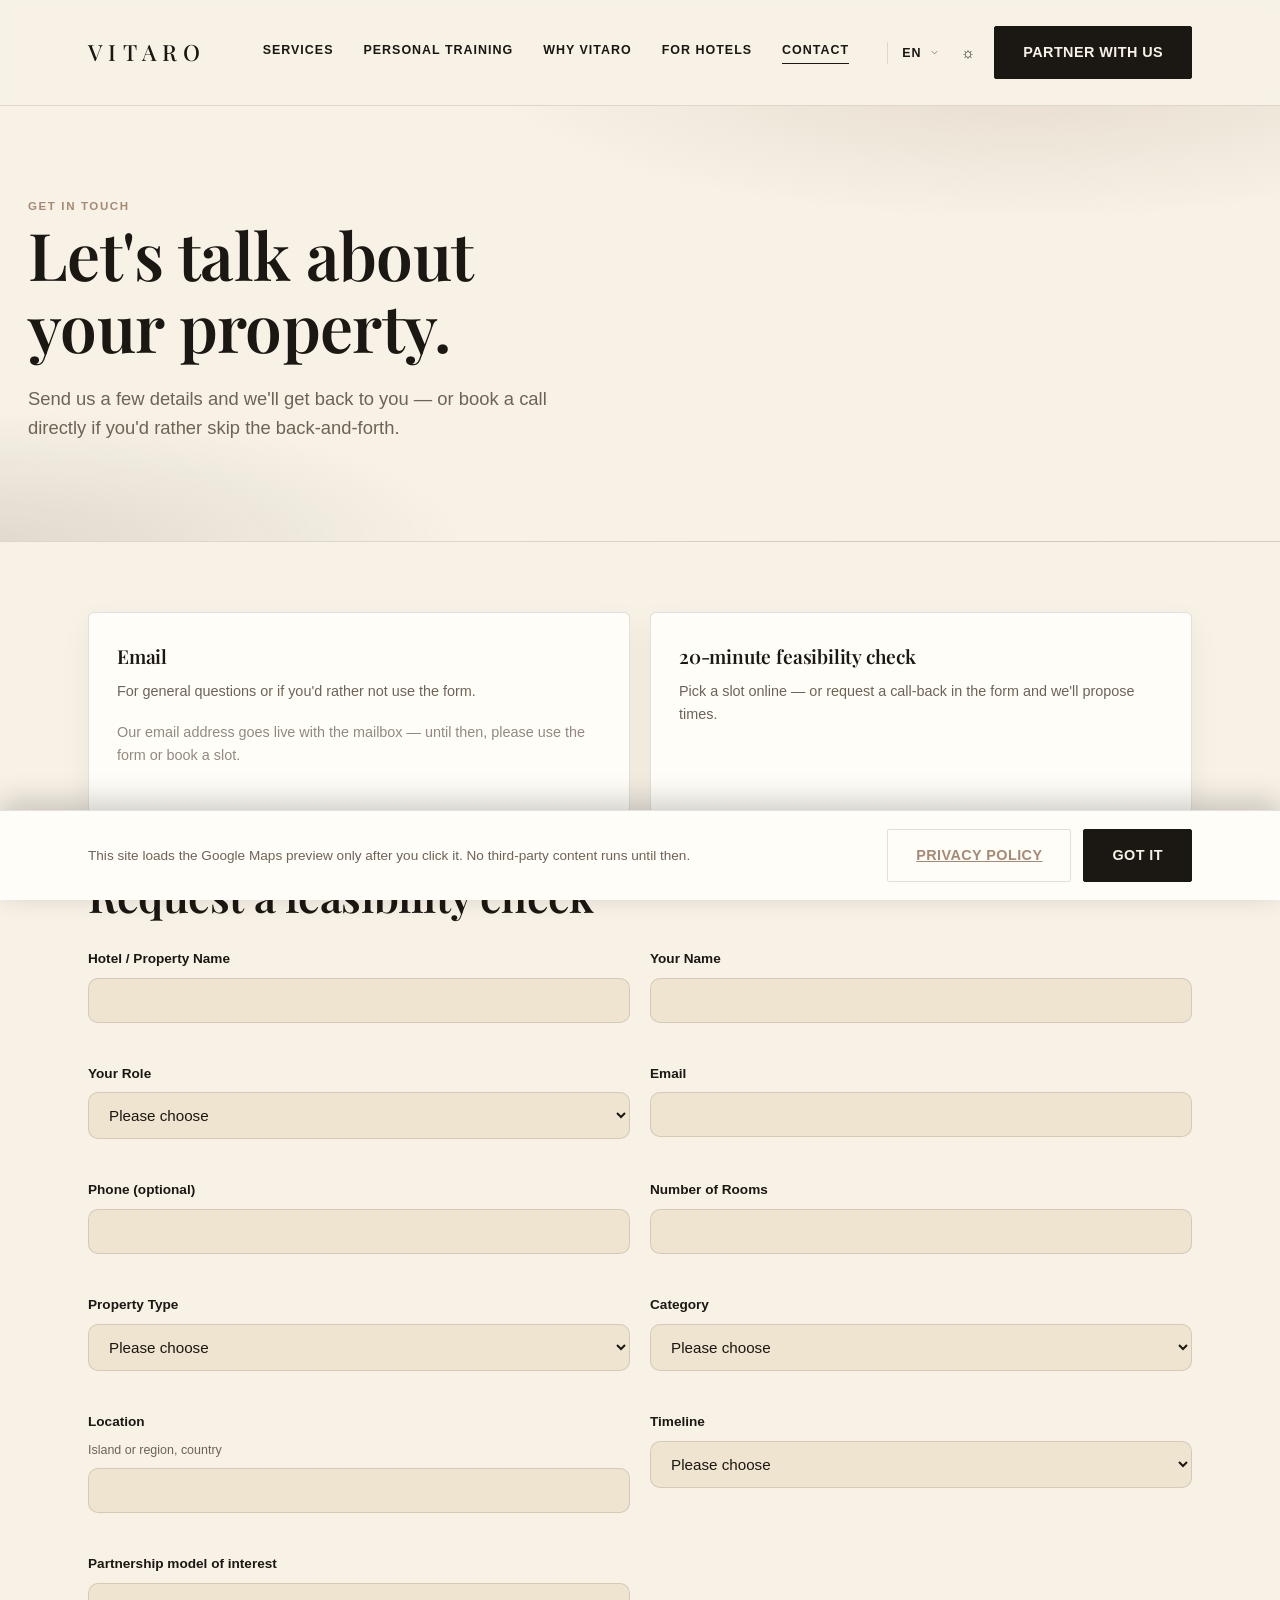
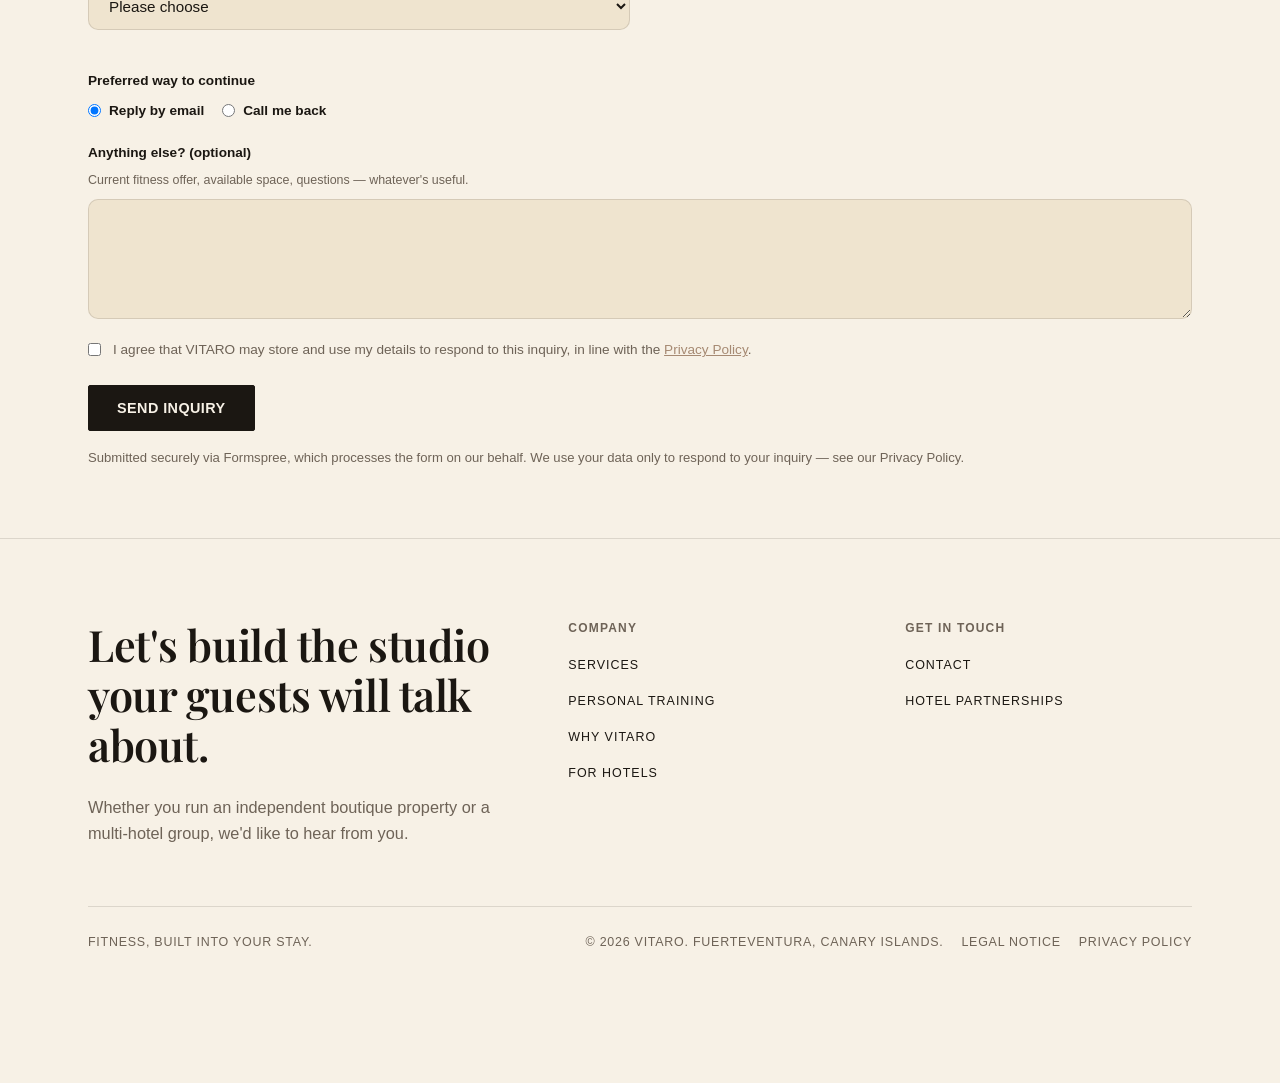
<file: kontakt.html>
<!DOCTYPE html>
<html lang="en" data-theme="light">
<head>
<meta charset="UTF-8">
<meta name="robots" content="noindex, nofollow">
<meta name="viewport" content="width=device-width, initial-scale=1.0">
<title id="pageTitle">Contact — VITARO</title>
<meta name="description" content="Get in touch about a VITARO hotel partnership — send an inquiry or book a call directly.">
<link rel="canonical" href="https://vitaro-concept.example/kontakt.html">
<meta property="og:type" content="website">
<meta property="og:site_name" content="VITARO">
<meta property="og:title" content="Contact — VITARO">
<meta property="og:description" content="Get in touch about a VITARO hotel partnership.">
<meta property="og:image" content="https://vitaro-concept.example/assets/media/vitaro-hero-desktop.jpg">
<meta property="og:url" content="https://vitaro-concept.example/kontakt.html">
<meta name="twitter:card" content="summary_large_image">
<link rel="icon" href="data:image/svg+xml,%3Csvg xmlns='http://www.w3.org/2000/svg' viewBox='0 0 100 100'%3E%3Crect width='100' height='100' rx='20' fill='%23f5efe6'/%3E%3Ctext x='50' y='69' font-size='58' font-family='Arial' font-weight='900' fill='%23181410' text-anchor='middle'%3EV%3C/text%3E%3C/svg%3E">
<script>
  (function(){
    try{
      var stored = localStorage.getItem('vitaro-theme');
      var theme;
      if(stored === 'dark' || stored === 'light'){ theme = stored; }
      else { theme = (window.matchMedia && window.matchMedia('(prefers-color-scheme: dark)').matches) ? 'dark' : 'light'; }
      document.documentElement.setAttribute('data-theme', theme);
    }catch(e){}
  })();
</script>
<link rel="preconnect" href="https://fonts.googleapis.com">
<link rel="preconnect" href="https://fonts.gstatic.com" crossorigin>
<link href="https://fonts.googleapis.com/css2?family=Playfair+Display:wght@500;600;700&display=swap" rel="stylesheet">
<link rel="stylesheet" href="assets/css/style.css?v=44">
</head>
<body data-title-key="kt.meta.title">

<a class="skip-link" href="#main" data-i18n="a11y.skip">Skip to content</a>

<header>
  <div class="wrap">
    <nav>
      <a class="logo" href="index.html">VITARO</a>
      <button class="menu-toggle" id="menuToggle" aria-label="Toggle menu" aria-expanded="false" onclick="toggleMobileMenu()">
        <span></span><span></span><span></span>
      </button>
      <div class="nav-panel" id="navPanel">
        <div class="nav-links">
          <a href="leistungen.html" data-i18n="nav.leistungen">Leistungen</a>
          <a href="index.html#trainers" data-i18n="nav.trainers">Personal Training</a>
          <a href="index.html#founder" data-i18n="nav.founder">Why VITARO</a>
          <a href="partnerschaft.html" data-i18n="nav.partnerschaft">For Hotels</a>
          <a href="kontakt.html" class="active" data-i18n="nav.contact">Contact</a>
        </div>
        <div class="nav-cta">
          <select class="lang-select" id="langSelect" aria-label="Language" onchange="applyLang(this.value)">
            <option value="en">EN</option><option value="de">DE</option><option value="es">ES</option>
          </select>
          <button class="theme-toggle" onclick="toggleTheme()" aria-label="Toggle light / dark mode" title="Toggle light / dark mode">
            <span class="icon-dark">&#9789;</span><span class="icon-light">&#9788;</span>
          </button>
          <a href="kontakt.html" class="btn btn-primary" data-i18n="nav.cta">Partner With Us</a>
        </div>
      </div>
    </nav>
  </div>
</header>

<div class="nav-backdrop" id="navBackdrop" onclick="closeMobileMenu()"></div>

<main id="main">

<section class="hero hero-sm">
  <div class="wrap hero-content hero-inner">
    <span class="eyebrow" data-i18n="kt.hero.eyebrow">Get in Touch</span>
    <h1 data-i18n="kt.hero.h1">Let's talk about your property.</h1>
    <p class="lead" data-i18n="kt.hero.lead">Send us a few details and we'll get back to you — or book a call directly if you'd rather skip the back-and-forth.</p>
  </div>
</section>

<section class="section-tight">
  <div class="wrap">
    <div class="contact-channels">
      <div class="channel-card">
        <h3 data-i18n="kt.ch1.h3">Email</h3>
        <p data-i18n="kt.ch1.p">For general questions or if you'd rather not use the form.</p>
        <a id="contactEmailLink" class="btn btn-ghost" href="#" data-contact-email hidden></a>
        <p class="source-note" id="contactEmailPending" data-i18n="kt.ch1.pending">Our email address goes live with the mailbox — until then, please use the form or book a slot.</p>
      </div>
      <div class="channel-card" id="booking">
        <h3 data-i18n="kt.ch2.h3">20-minute feasibility check</h3>
        <p data-i18n="kt.ch2.p">Pick a slot online — or request a call-back in the form and we'll propose times.</p>
        <a id="bookingBtn" href="kontakt.html#contactForm" data-booking-link class="btn btn-ghost" data-i18n="kt.ch2.btn">Pick a slot</a>
      </div>
    </div>

    <div class="form-success" id="formSuccess" style="display:none;">
      <h2 data-i18n="kt.success.h2" tabindex="-1">Thank you — message received.</h2>
      <p data-i18n="kt.success.p">We'll get back to you shortly. If it's urgent, feel free to email us directly.</p>
    </div>
    <div id="contactFormWrap">
      <h2 data-i18n="kt.form.h2" style="margin-bottom:28px;">Request a feasibility check</h2>
      <form id="contactForm" method="POST">
        <input type="hidden" name="_subject" value="VITARO — hotel inquiry">
        <input type="hidden" name="page_lang" id="formPageLang" value="en">
        <p class="hp-field">
          <label>Don't fill this out if you're human: <input name="_gotcha" tabindex="-1" autocomplete="off"></label>
        </p>
        <div class="form-grid">
          <div class="form-field">
            <label for="hotel" data-i18n="kt.form.hotel">Hotel / Property Name</label>
            <input type="text" id="hotel" name="hotel" required autocomplete="organization">
          </div>
          <div class="form-field">
            <label for="contactName" data-i18n="kt.form.contact">Your Name</label>
            <input type="text" id="contactName" name="contact_name" required autocomplete="name">
          </div>
          <div class="form-field">
            <label for="role" data-i18n="kt.form.role">Your Role</label>
            <select id="role" name="role" required>
              <option value="" disabled selected data-i18n="kt.form.select">Please choose</option>
              <option value="general_manager" data-i18n="kt.form.role.gm">General Manager / Director</option>
              <option value="owner" data-i18n="kt.form.role.owner">Owner / Investor</option>
              <option value="asset_manager" data-i18n="kt.form.role.asset">Asset / Operations Manager</option>
              <option value="leisure_spa" data-i18n="kt.form.role.leisure">Leisure, Spa or F&amp;B Manager</option>
              <option value="other" data-i18n="kt.form.role.other">Other</option>
            </select>
          </div>
          <div class="form-field">
            <label for="email" data-i18n="kt.form.email">Email</label>
            <input type="email" id="email" name="email" required autocomplete="email">
          </div>
          <div class="form-field">
            <label for="phone" data-i18n="kt.form.phone">Phone (optional)</label>
            <input type="tel" id="phone" name="phone" autocomplete="tel">
          </div>
          <div class="form-field">
            <label for="rooms" data-i18n="kt.form.rooms">Number of Rooms</label>
            <input type="number" id="rooms" name="rooms" min="1" required inputmode="numeric">
          </div>
          <div class="form-field">
            <label for="propertyType" data-i18n="kt.form.type">Property Type</label>
            <select id="propertyType" name="property_type">
              <option value="" disabled selected data-i18n="kt.form.select">Please choose</option>
              <option value="resort" data-i18n="kt.form.type.resort">Resort / vacation hotel</option>
              <option value="city" data-i18n="kt.form.type.city">City hotel</option>
              <option value="boutique" data-i18n="kt.form.type.boutique">Boutique / independent</option>
              <option value="aparthotel" data-i18n="kt.form.type.apart">Aparthotel / serviced apartments</option>
              <option value="group" data-i18n="kt.form.type.group">Hotel group / multiple properties</option>
              <option value="other" data-i18n="kt.form.type.other">Other</option>
            </select>
          </div>
          <div class="form-field">
            <label for="category" data-i18n="kt.form.cat">Category</label>
            <select id="category" name="category">
              <option value="" disabled selected data-i18n="kt.form.select">Please choose</option>
              <option value="3" data-i18n="kt.form.cat.3">3 stars</option>
              <option value="4" data-i18n="kt.form.cat.4">4 stars</option>
              <option value="5" data-i18n="kt.form.cat.5">5 stars</option>
              <option value="unrated" data-i18n="kt.form.cat.na">Unrated / other</option>
            </select>
          </div>
          <div class="form-field">
            <label for="location" data-i18n="kt.form.location">Location</label>
            <span class="hint" data-i18n="kt.form.location.hint">Island or region, country</span>
            <input type="text" id="location" name="location" required>
          </div>
          <div class="form-field">
            <label for="timeline" data-i18n="kt.form.timeline">Timeline</label>
            <select id="timeline" name="timeline" required>
              <option value="" disabled selected data-i18n="kt.form.select">Please choose</option>
              <option value="lt3m" data-i18n="kt.form.timeline.lt3">Within 3 months</option>
              <option value="3_6m" data-i18n="kt.form.timeline.3to6">3–6 months</option>
              <option value="6_12m" data-i18n="kt.form.timeline.6to12">6–12 months</option>
              <option value="exploring" data-i18n="kt.form.timeline.explore">Just exploring</option>
            </select>
          </div>
          <div class="form-field">
            <label for="modelInterest" data-i18n="kt.form.model">Partnership model of interest</label>
            <select id="modelInterest" name="model_interest">
              <option value="" disabled selected data-i18n="kt.form.select">Please choose</option>
              <option value="lease" data-i18n="kt.form.model.lease">Full-Service Lease</option>
              <option value="revshare" data-i18n="kt.form.model.rev">Revenue Share</option>
              <option value="hybrid" data-i18n="kt.form.model.hybrid">Hybrid</option>
              <option value="unsure" data-i18n="kt.form.model.unsure">Not sure yet</option>
            </select>
          </div>
          <fieldset class="form-field full form-radios-wrap">
            <legend data-i18n="kt.form.pref">Preferred way to continue</legend>
            <div class="form-radios">
              <label><input type="radio" name="preferred_contact" value="email" checked> <span data-i18n="kt.form.pref.email">Reply by email</span></label>
              <label><input type="radio" name="preferred_contact" value="call"> <span data-i18n="kt.form.pref.call">Call me back</span></label>
            </div>
          </fieldset>
          <div class="form-field full">
            <label for="message" data-i18n="kt.form.message">Anything else? (optional)</label>
            <span class="hint" data-i18n="kt.form.message.hint">Current fitness offer, available space, questions — whatever's useful.</span>
            <textarea id="message" name="message"></textarea>
          </div>
        </div>
        <label class="form-consent">
          <input type="checkbox" id="formConsent" name="consent" required>
          <span><span data-i18n="kt.form.consent">I agree that VITARO may store and use my details to respond to this inquiry, in line with the</span> <a href="datenschutz.html" data-i18n="kt.form.consent.link">Privacy Policy</a>.</span>
        </label>
        <button type="submit" class="btn btn-primary" id="formSubmit" data-i18n="kt.form.submit">Send Inquiry</button>
        <p class="form-error" id="formError" hidden data-i18n="kt.form.error">Sending failed. Please try again in a moment or use the email address above.</p>
        <p class="form-note" data-i18n="kt.form.note">Submitted securely via Formspree, which processes the form on our behalf. We use your data only to respond to your inquiry — see our Privacy Policy.</p>
      </form>
    </div>
  </div>
</section>

</main>

<footer id="contact-footer">
  <div class="wrap">
    <div class="footer-top">
      <div>
        <h2 data-i18n="footer.h2">Let's build the studio your guests will talk about.</h2>
        <p data-i18n="footer.p">Whether you run an independent boutique property or a multi-hotel group, we'd like to hear from you.</p>
      </div>
      <div class="footer-col">
        <h4 data-i18n="footer.col1.h4">Company</h4>
        <a href="leistungen.html" data-i18n="nav.leistungen">Leistungen</a>
        <a href="index.html#trainers" data-i18n="nav.trainers">Personal Training</a>
        <a href="index.html#founder" data-i18n="nav.founder">Why VITARO</a>
        <a href="partnerschaft.html" data-i18n="nav.partnerschaft">For Hotels</a>
      </div>
      <div class="footer-col">
        <h4 data-i18n="footer.col2.h4">Get in Touch</h4>
        <a href="kontakt.html" data-i18n="nav.contact">Contact</a>
        <a href="partnerschaft.html" data-i18n="footer.link.hotelPartnerships">Hotel Partnerships</a>
      </div>
    </div>
    <div class="footer-bottom">
      <span data-i18n="footer.bottom.tagline">Fitness, built into your stay.</span>
      <div class="footer-legal">
        <span data-i18n="footer.bottom.copyright">© 2026 VITARO. Fuerteventura, Canary Islands.</span>
        <a href="impressum.html" data-i18n="footer.link.impressum">Legal Notice</a>
        <a href="datenschutz.html" data-i18n="footer.link.privacy">Privacy Policy</a>
      </div>
    </div>
  </div>
</footer>

<div class="consent-banner" id="consentBanner">
  <div class="wrap consent-inner">
    <p data-i18n="consent.banner.text">This site loads the Google Maps preview only after you click it. No third-party content runs until then.</p>
    <div class="consent-actions">
      <a href="datenschutz.html" class="btn btn-ghost" data-i18n="consent.banner.link">Privacy Policy</a>
      <button class="btn btn-primary" id="consentDismiss" data-i18n="consent.banner.dismiss">Got it</button>
    </div>
  </div>
</div>

<script src="assets/js/main.js?v=12"></script>
<script src="assets/js/i18n.js?v=9"></script>
<script src="assets/js/consent.js?v=5"></script>
<script>
  if(location.search.indexOf('submitted=true') !== -1){
    var wrap = document.getElementById('contactFormWrap');
    var success = document.getElementById('formSuccess');
    if(wrap) wrap.style.display = 'none';
    if(success) success.style.display = 'block';
  }
</script>
</body>
</html>
</file>
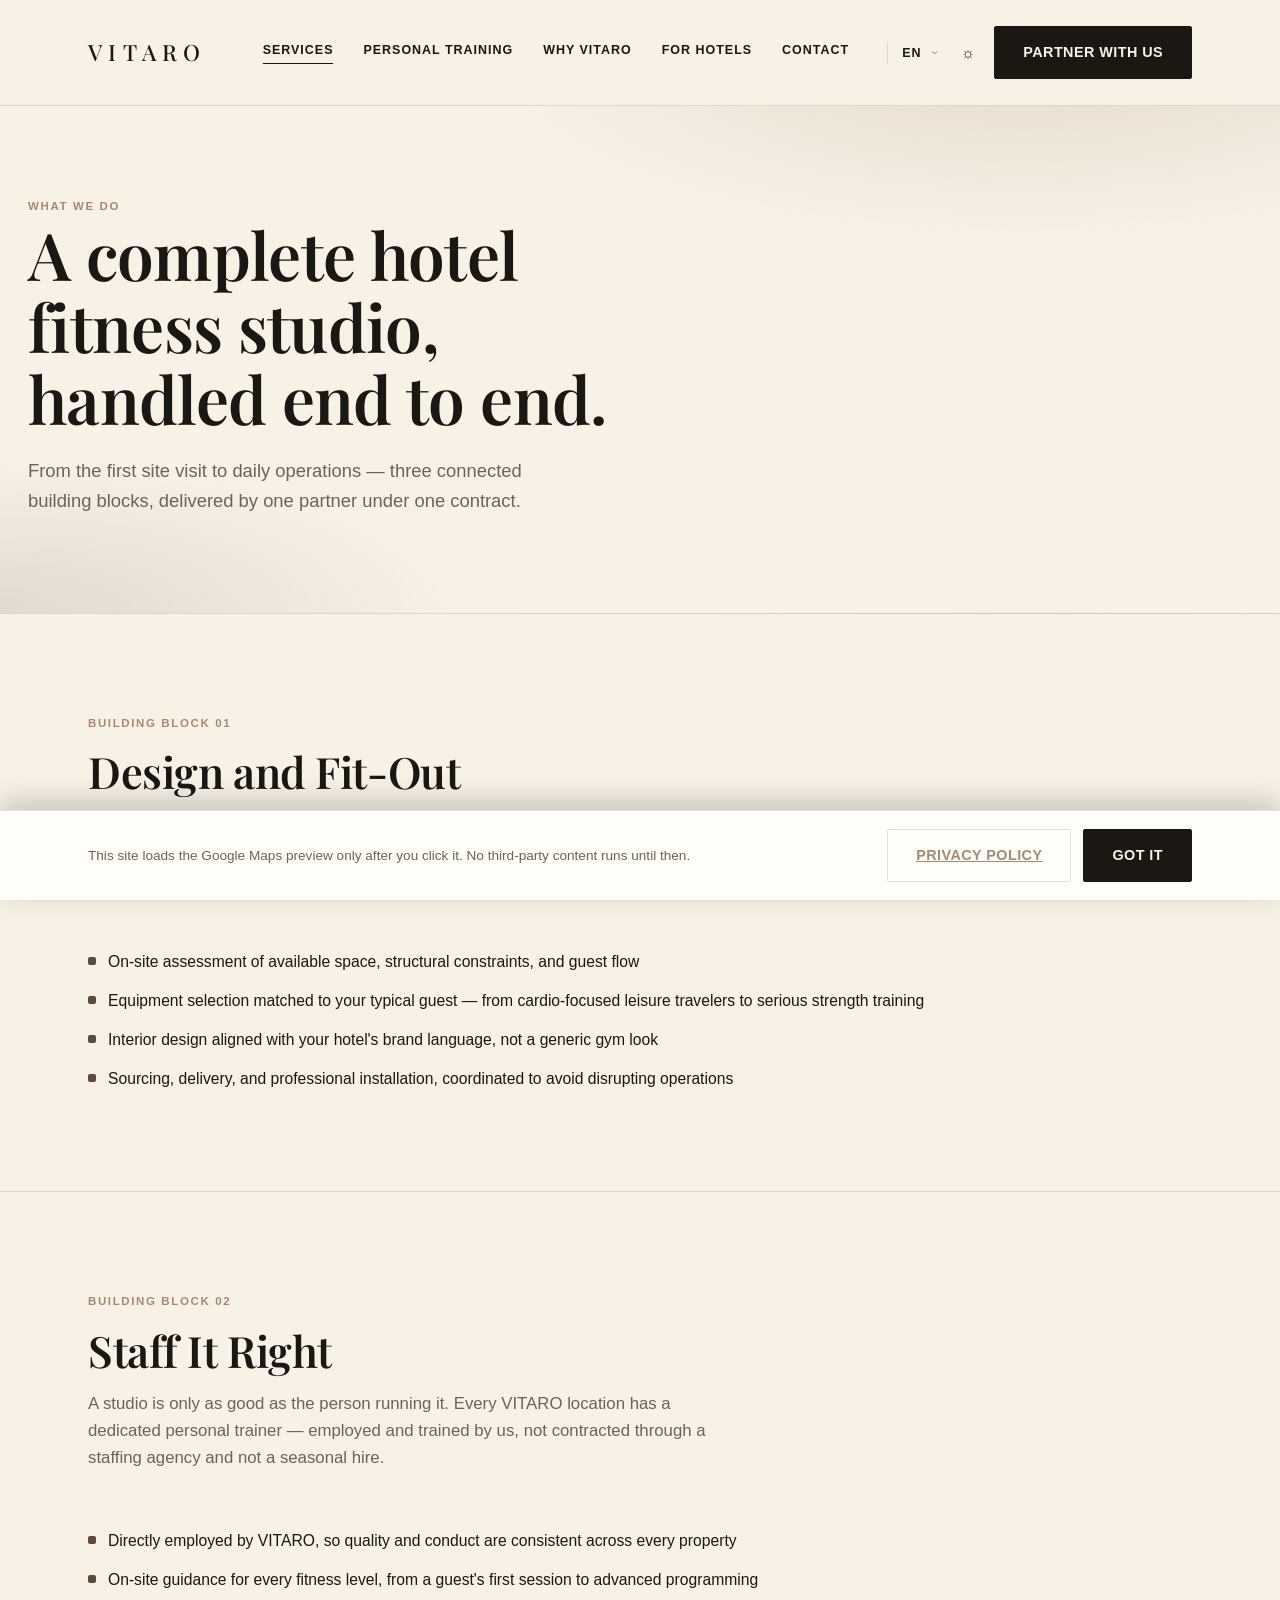
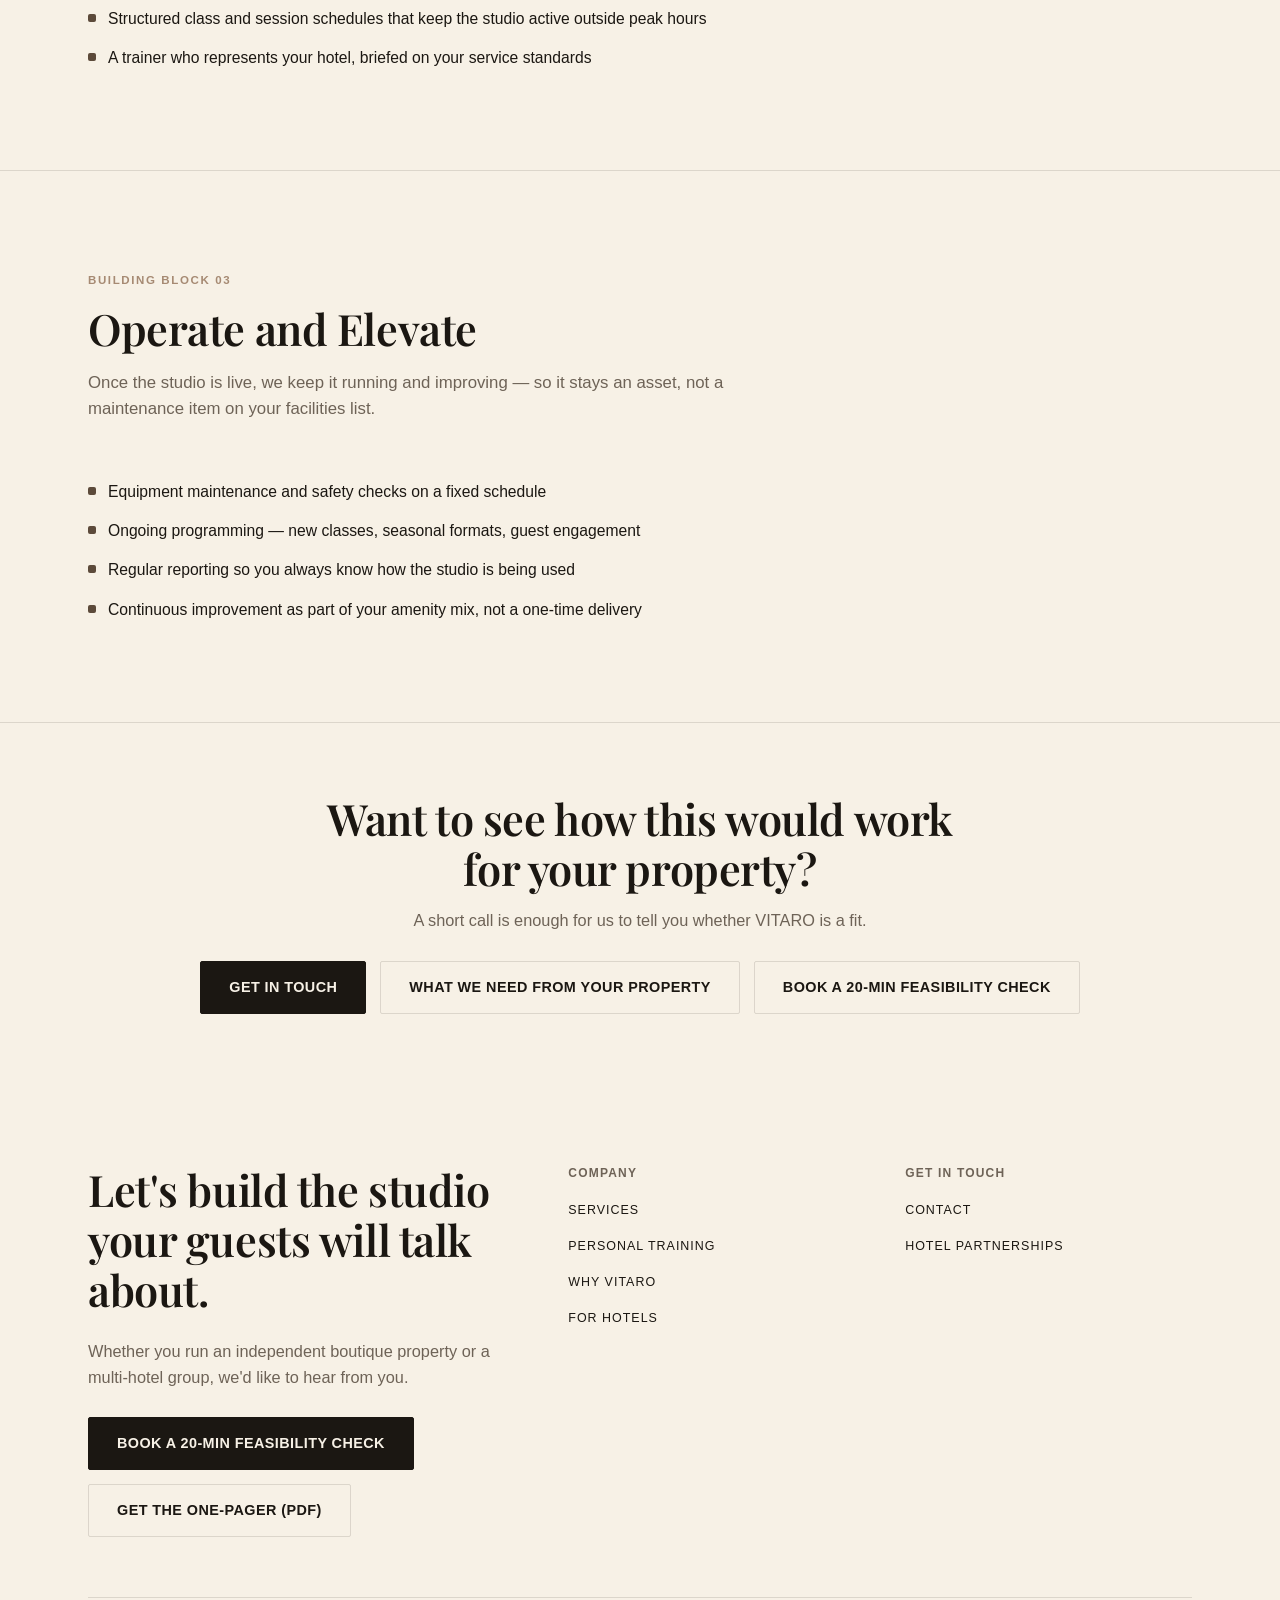
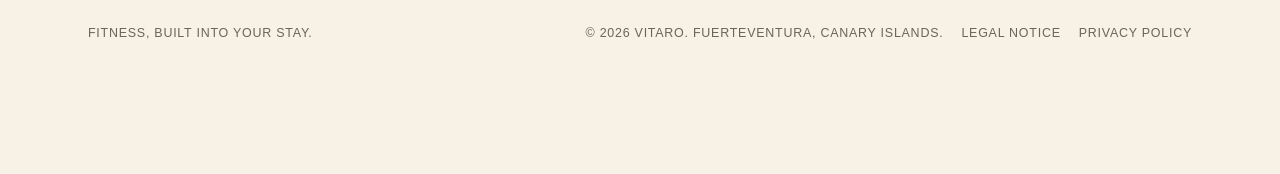
<file: leistungen.html>
<!DOCTYPE html>
<html lang="en" data-theme="light">
<head>
<meta charset="UTF-8">
<meta name="robots" content="noindex, nofollow">
<meta name="viewport" content="width=device-width, initial-scale=1.0">
<title id="pageTitle">Our Services — VITARO</title>
<meta name="description" content="Design & fit-out, staffing, and ongoing operations — how VITARO builds and runs a hotel fitness studio end to end.">
<link rel="canonical" href="https://vitaro-concept.example/leistungen.html">
<meta property="og:type" content="website">
<meta property="og:site_name" content="VITARO">
<meta property="og:title" content="Our Services — VITARO">
<meta property="og:description" content="Design & fit-out, staffing, and ongoing operations — how VITARO builds and runs a hotel fitness studio end to end.">
<meta property="og:image" content="https://vitaro-concept.example/assets/media/vitaro-hero-desktop.jpg">
<meta property="og:url" content="https://vitaro-concept.example/leistungen.html">
<meta name="twitter:card" content="summary_large_image">
<link rel="icon" href="data:image/svg+xml,%3Csvg xmlns='http://www.w3.org/2000/svg' viewBox='0 0 100 100'%3E%3Crect width='100' height='100' rx='20' fill='%23f5efe6'/%3E%3Ctext x='50' y='69' font-size='58' font-family='Arial' font-weight='900' fill='%23181410' text-anchor='middle'%3EV%3C/text%3E%3C/svg%3E">
<script>
  (function(){
    try{
      var stored = localStorage.getItem('vitaro-theme');
      var theme;
      if(stored === 'dark' || stored === 'light'){ theme = stored; }
      else { theme = (window.matchMedia && window.matchMedia('(prefers-color-scheme: dark)').matches) ? 'dark' : 'light'; }
      document.documentElement.setAttribute('data-theme', theme);
    }catch(e){}
  })();
</script>
<link rel="preconnect" href="https://fonts.googleapis.com">
<link rel="preconnect" href="https://fonts.gstatic.com" crossorigin>
<link href="https://fonts.googleapis.com/css2?family=Playfair+Display:wght@500;600;700&display=swap" rel="stylesheet">
<link rel="stylesheet" href="assets/css/style.css?v=44">
</head>
<body data-title-key="lst.meta.title">

<a class="skip-link" href="#main" data-i18n="a11y.skip">Skip to content</a>

<header>
  <div class="wrap">
    <nav>
      <a class="logo" href="index.html">VITARO</a>
      <button class="menu-toggle" id="menuToggle" aria-label="Toggle menu" aria-expanded="false" onclick="toggleMobileMenu()">
        <span></span><span></span><span></span>
      </button>
      <div class="nav-panel" id="navPanel">
        <div class="nav-links">
          <a href="leistungen.html" class="active" data-i18n="nav.leistungen">Leistungen</a>
          <a href="index.html#trainers" data-i18n="nav.trainers">Personal Training</a>
          <a href="index.html#founder" data-i18n="nav.founder">Why VITARO</a>
          <a href="partnerschaft.html" data-i18n="nav.partnerschaft">For Hotels</a>
          <a href="kontakt.html" data-i18n="nav.contact">Contact</a>
        </div>
        <div class="nav-cta">
          <select class="lang-select" id="langSelect" aria-label="Language" onchange="applyLang(this.value)">
            <option value="en">EN</option><option value="de">DE</option><option value="es">ES</option>
          </select>
          <button class="theme-toggle" onclick="toggleTheme()" aria-label="Toggle light / dark mode" title="Toggle light / dark mode">
            <span class="icon-dark">&#9789;</span><span class="icon-light">&#9788;</span>
          </button>
          <a href="kontakt.html" class="btn btn-primary" data-i18n="nav.cta">Partner With Us</a>
        </div>
      </div>
    </nav>
  </div>
</header>

<div class="nav-backdrop" id="navBackdrop" onclick="closeMobileMenu()"></div>

<main id="main">

<section class="hero hero-sm">
  <div class="wrap hero-content hero-inner">
    <span class="eyebrow" data-i18n="lst.hero.eyebrow">What We Do</span>
    <h1 data-i18n="lst.hero.h1">A complete hotel fitness studio, handled end to end.</h1>
    <p class="lead" data-i18n="lst.hero.lead">From the first site visit to daily operations — three connected building blocks, delivered by one partner.</p>
  </div>
</section>

<section id="design">
  <div class="wrap">
    <div class="section-head">
      <span class="eyebrow" data-i18n="lst.s1.eyebrow">Building Block 01</span>
      <h2 data-i18n="lst.s1.h2">Design and Fit-Out</h2>
      <p data-i18n="lst.s1.p">We start with your property, not a catalogue. A site visit and space analysis determine what actually works for your guest profile, floor plan, and brand — then we plan, source, and install.</p>
    </div>
    <ul class="checklist">
      <li data-i18n="lst.s1.li1">On-site assessment of available space, structural constraints, and guest flow</li>
      <li data-i18n="lst.s1.li2">Equipment selection matched to your typical guest — from cardio-focused leisure travelers to serious strength training</li>
      <li data-i18n="lst.s1.li3">Interior design aligned with your hotel's brand language, not a generic gym look</li>
      <li data-i18n="lst.s1.li4">Sourcing, delivery, and professional installation, coordinated to avoid disrupting operations</li>
    </ul>
  </div>
</section>

<section id="staffing">
  <div class="wrap">
    <div class="section-head">
      <span class="eyebrow" data-i18n="lst.s2.eyebrow">Building Block 02</span>
      <h2 data-i18n="lst.s2.h2">Staff It Right</h2>
      <p data-i18n="lst.s2.p">A studio is only as good as the person running it. Every VITARO location has a dedicated personal trainer — employed and trained by us, not contracted through a staffing agency and not a seasonal hire.</p>
    </div>
    <ul class="checklist">
      <li data-i18n="lst.s2.li1">Directly employed by VITARO, so quality and conduct are consistent across every property</li>
      <li data-i18n="lst.s2.li2">On-site guidance for every fitness level, from a guest's first session to advanced programming</li>
      <li data-i18n="lst.s2.li3">Structured class and session schedules that keep the studio active outside peak hours</li>
      <li data-i18n="lst.s2.li4">A trainer who represents your hotel, briefed on your service standards</li>
    </ul>
  </div>
</section>

<section id="operations">
  <div class="wrap">
    <div class="section-head">
      <span class="eyebrow" data-i18n="lst.s3.eyebrow">Building Block 03</span>
      <h2 data-i18n="lst.s3.h2">Operate and Elevate</h2>
      <p data-i18n="lst.s3.p">Once the studio is live, we keep it running and improving — so it stays an asset, not a maintenance item on your facilities list.</p>
    </div>
    <ul class="checklist">
      <li data-i18n="lst.s3.li1">Equipment maintenance and safety checks on a fixed schedule</li>
      <li data-i18n="lst.s3.li2">Ongoing programming — new classes, seasonal formats, guest engagement</li>
      <li data-i18n="lst.s3.li3">Regular reporting so you always know how the studio is being used</li>
      <li data-i18n="lst.s3.li4">Continuous improvement as part of your amenity mix, not a one-time delivery</li>
    </ul>
  </div>
</section>

<section class="section-tight" style="border-bottom:none;">
  <div class="wrap" style="text-align:center;">
    <h2 data-i18n="lst.cta.h2" style="max-width:640px;margin:0 auto 14px;">Want to see how this would work for your property?</h2>
    <p data-i18n="lst.cta.p" style="max-width:520px;margin:0 auto 28px;">A short call is enough for us to tell you whether VITARO is a fit.</p>
    <span style="display:inline-flex;gap:14px;flex-wrap:wrap;justify-content:center;"><a href="kontakt.html" class="btn btn-primary" data-i18n="lst.cta.btn">Get in Touch</a><a href="partnerschaft.html#specifics" class="btn btn-ghost" data-i18n="lst.cta.btn2">What we need from your property</a><a href="kontakt.html#contactForm" data-booking-link class="btn btn-ghost" data-i18n="cta.feas">Book a 20-min feasibility check</a></span>
  </div>
</section>

</main>

<footer id="contact">
  <div class="wrap">
    <div class="footer-top">
      <div>
        <h2 data-i18n="footer.h2">Let's build the studio your guests will talk about.</h2>
        <p data-i18n="footer.p">Whether you run an independent boutique property or a multi-hotel group, we'd like to hear from you.</p>
        <div style="margin-top:26px;display:flex;gap:14px;flex-wrap:wrap;">
          <a href="kontakt.html#contactForm" data-booking-link class="btn btn-primary" data-i18n="footer.btn1">Contact Us</a>
          <a href="partnerschaft.html#onepager" class="btn btn-ghost" data-i18n="footer.btn2">Request Partner Info</a>
        </div>
      </div>
      <div class="footer-col">
        <h4 data-i18n="footer.col1.h4">Company</h4>
        <a href="leistungen.html" data-i18n="nav.leistungen">Leistungen</a>
        <a href="index.html#trainers" data-i18n="nav.trainers">Personal Training</a>
        <a href="index.html#founder" data-i18n="nav.founder">Why VITARO</a>
        <a href="partnerschaft.html" data-i18n="nav.partnerschaft">For Hotels</a>
      </div>
      <div class="footer-col">
        <h4 data-i18n="footer.col2.h4">Get in Touch</h4>
        <a href="kontakt.html" data-i18n="nav.contact">Contact</a>
        <a href="partnerschaft.html" data-i18n="footer.link.hotelPartnerships">Hotel Partnerships</a>
      </div>
    </div>
    <div class="footer-bottom">
      <span data-i18n="footer.bottom.tagline">Fitness, built into your stay.</span>
      <div class="footer-legal">
        <span data-i18n="footer.bottom.copyright">© 2026 VITARO. Fuerteventura, Canary Islands.</span>
        <a href="impressum.html" data-i18n="footer.link.impressum">Legal Notice</a>
        <a href="datenschutz.html" data-i18n="footer.link.privacy">Privacy Policy</a>
      </div>
    </div>
  </div>
</footer>

<div class="consent-banner" id="consentBanner">
  <div class="wrap consent-inner">
    <p data-i18n="consent.banner.text">This site loads the Google Maps preview only after you click it. No third-party content runs until then.</p>
    <div class="consent-actions">
      <a href="datenschutz.html" class="btn btn-ghost" data-i18n="consent.banner.link">Privacy Policy</a>
      <button class="btn btn-primary" id="consentDismiss" data-i18n="consent.banner.dismiss">Got it</button>
    </div>
  </div>
</div>

<script src="assets/js/main.js?v=12"></script>
<script src="assets/js/i18n.js?v=9"></script>
<script src="assets/js/consent.js?v=5"></script>
</body>
</html>
</file>
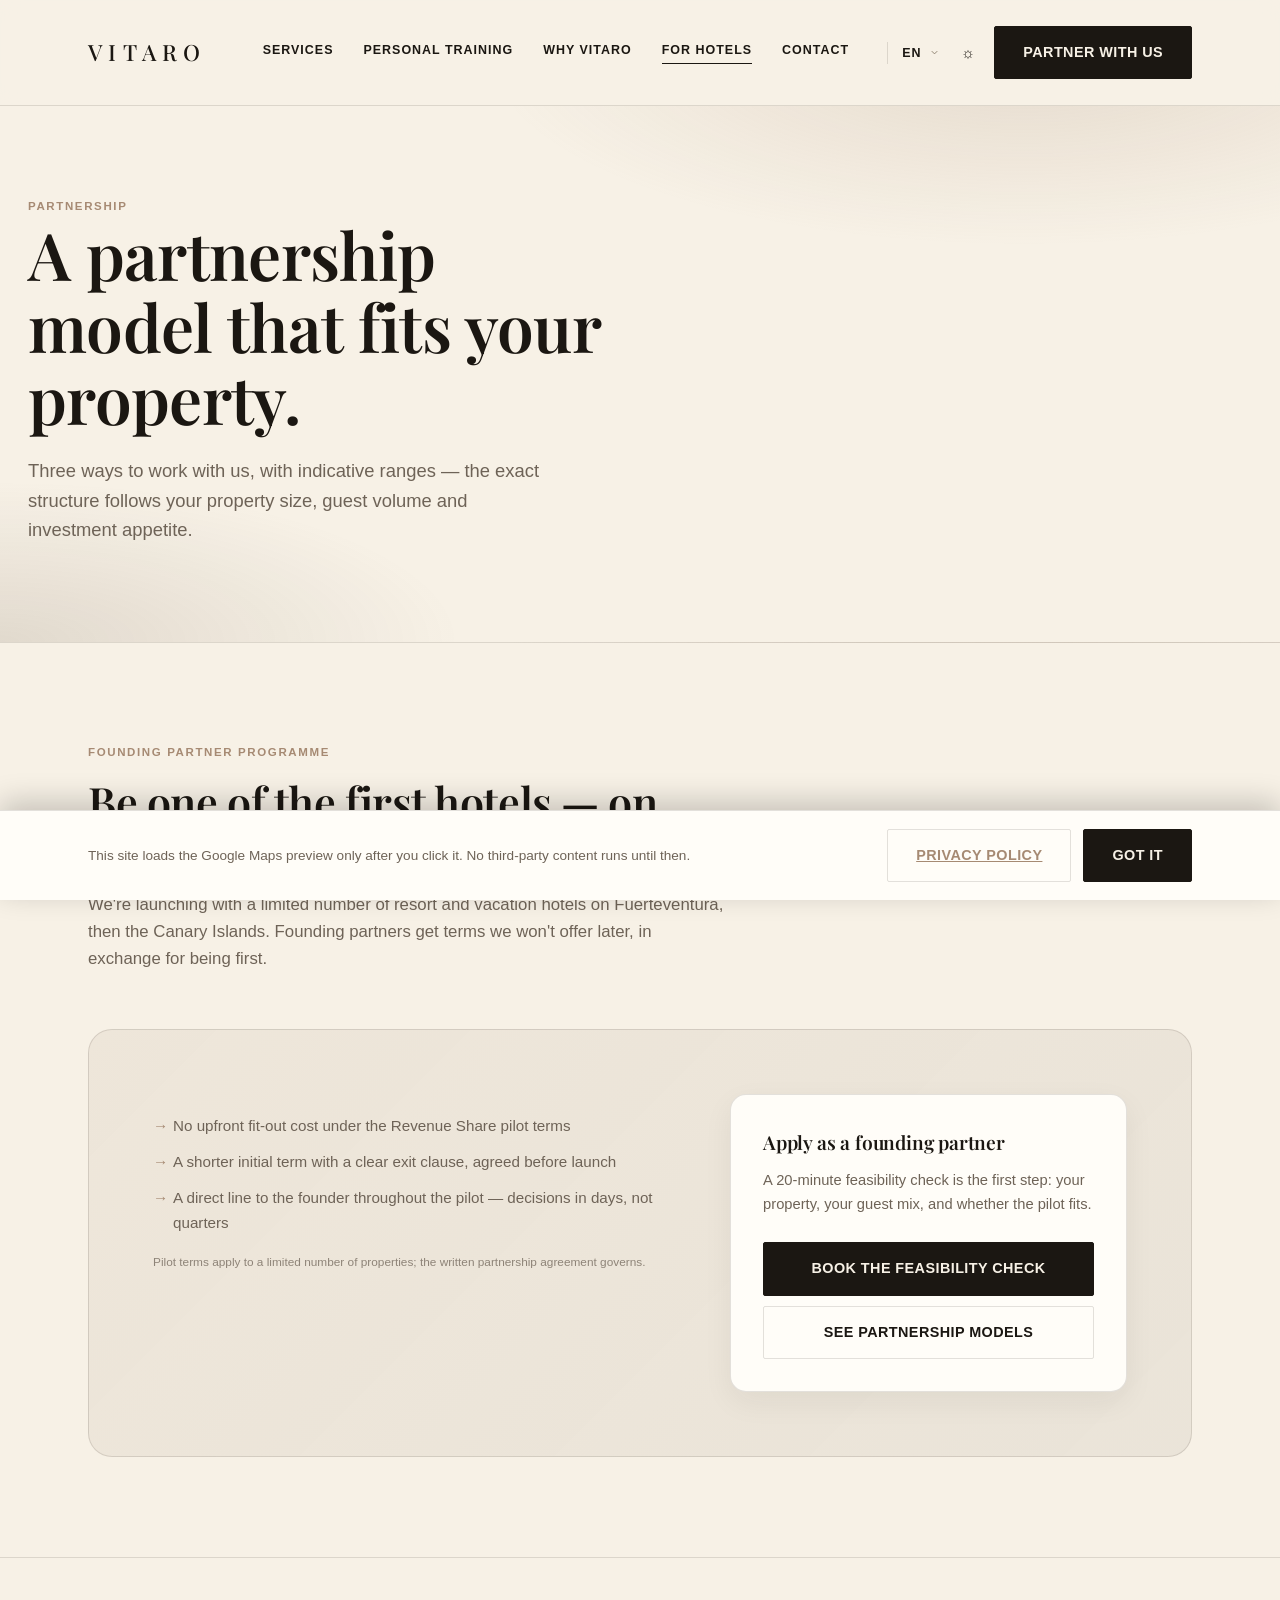
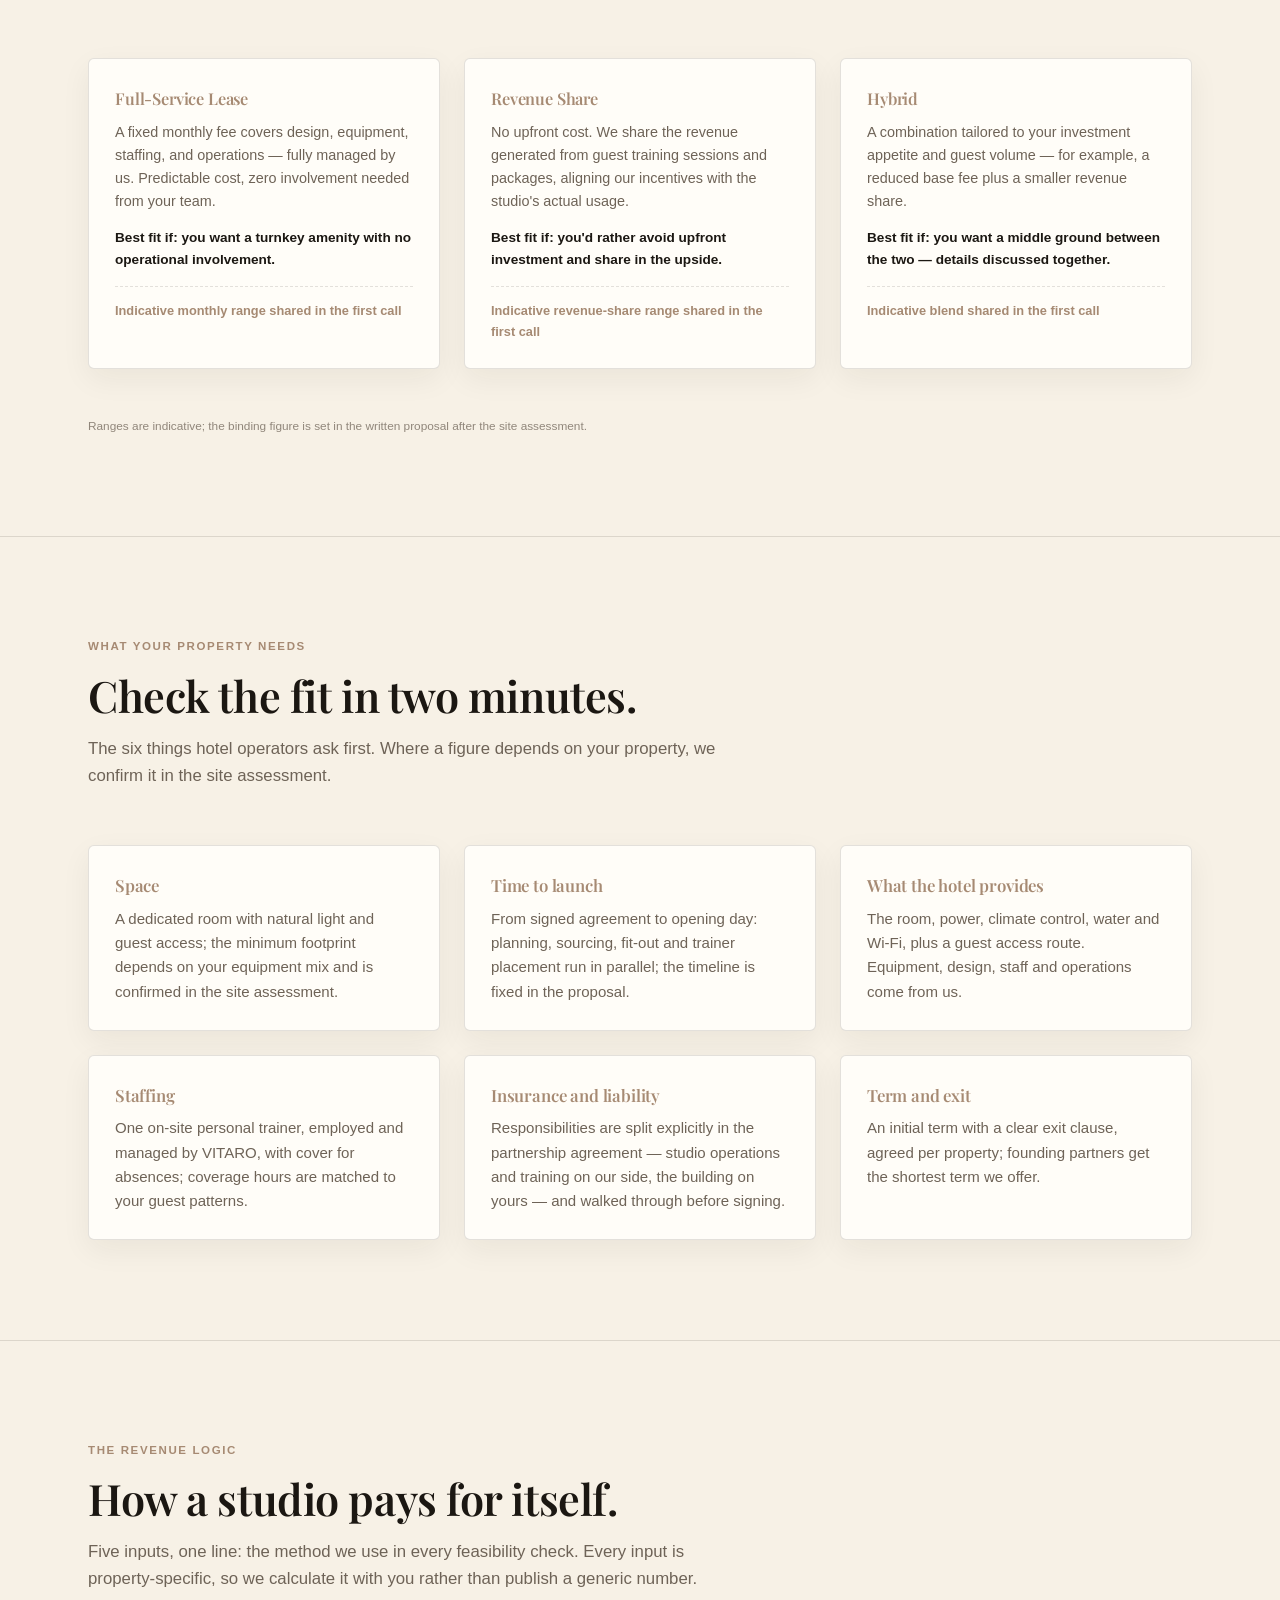
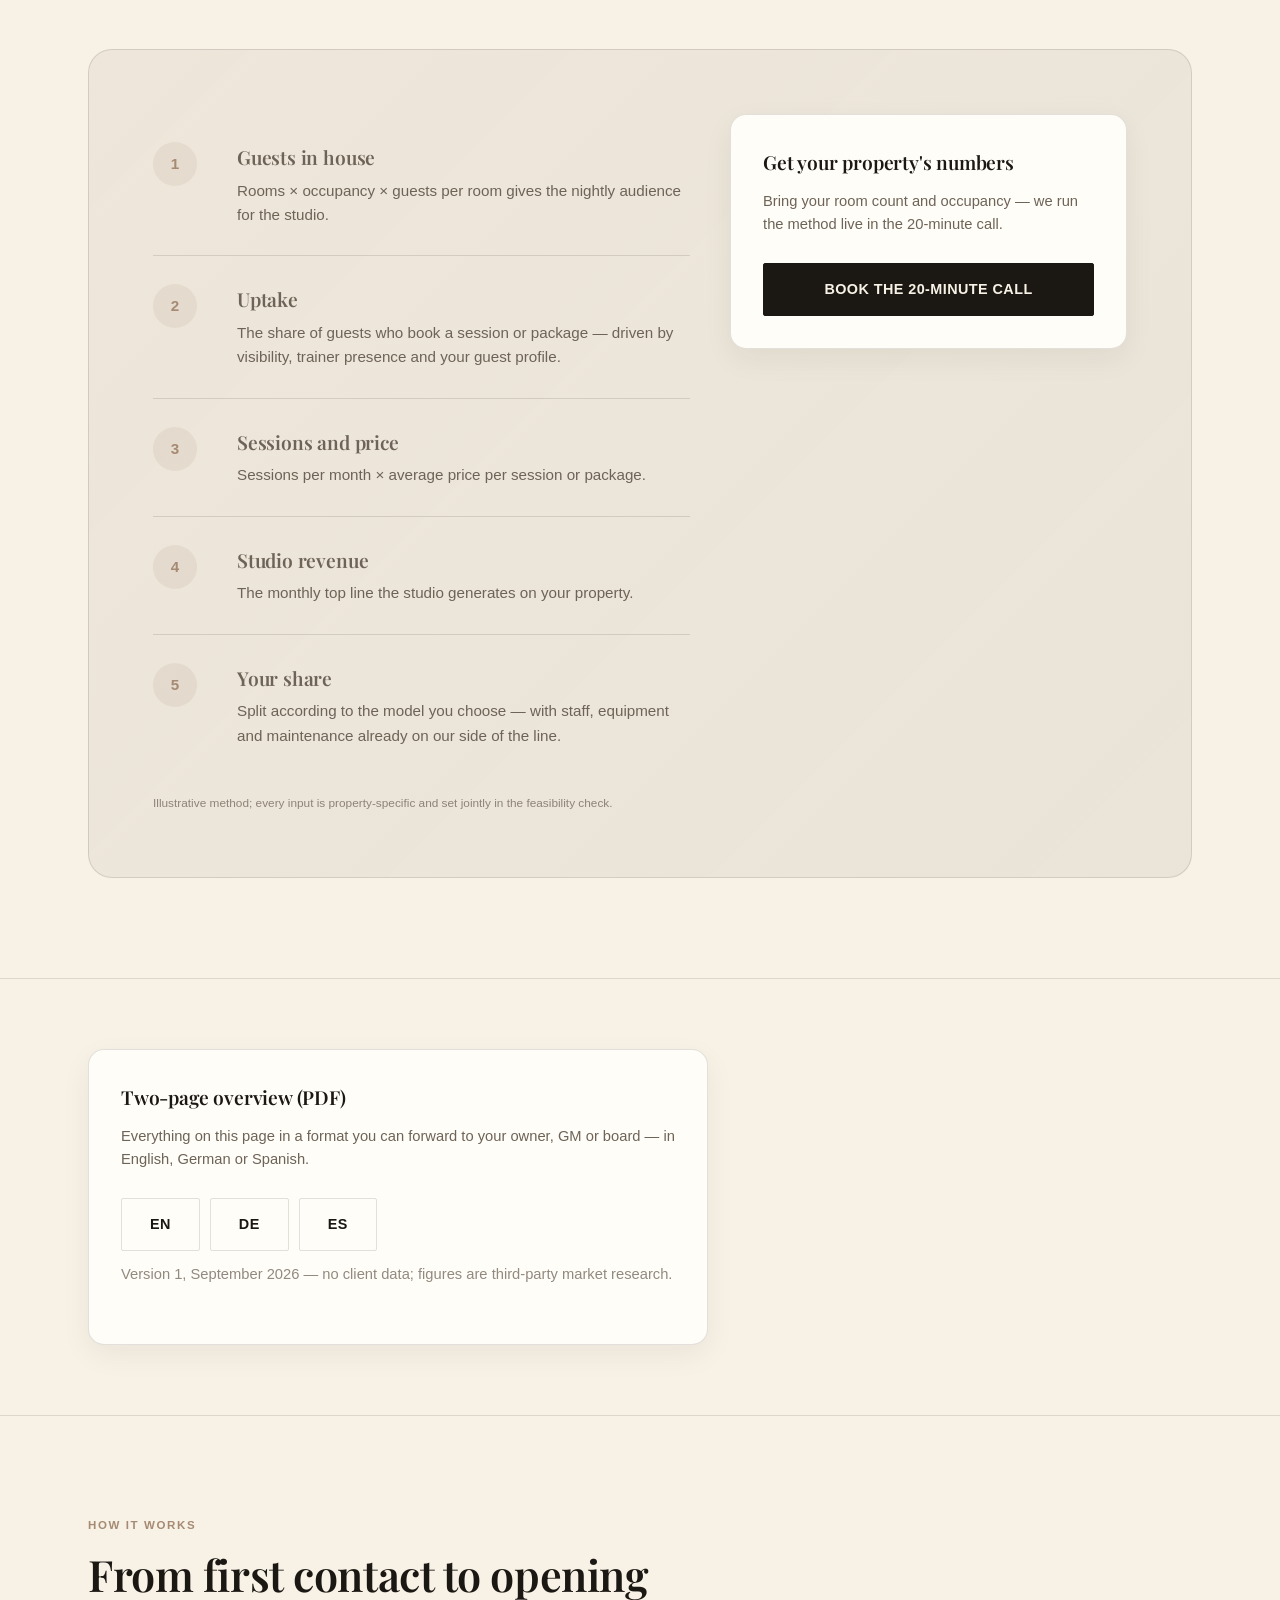
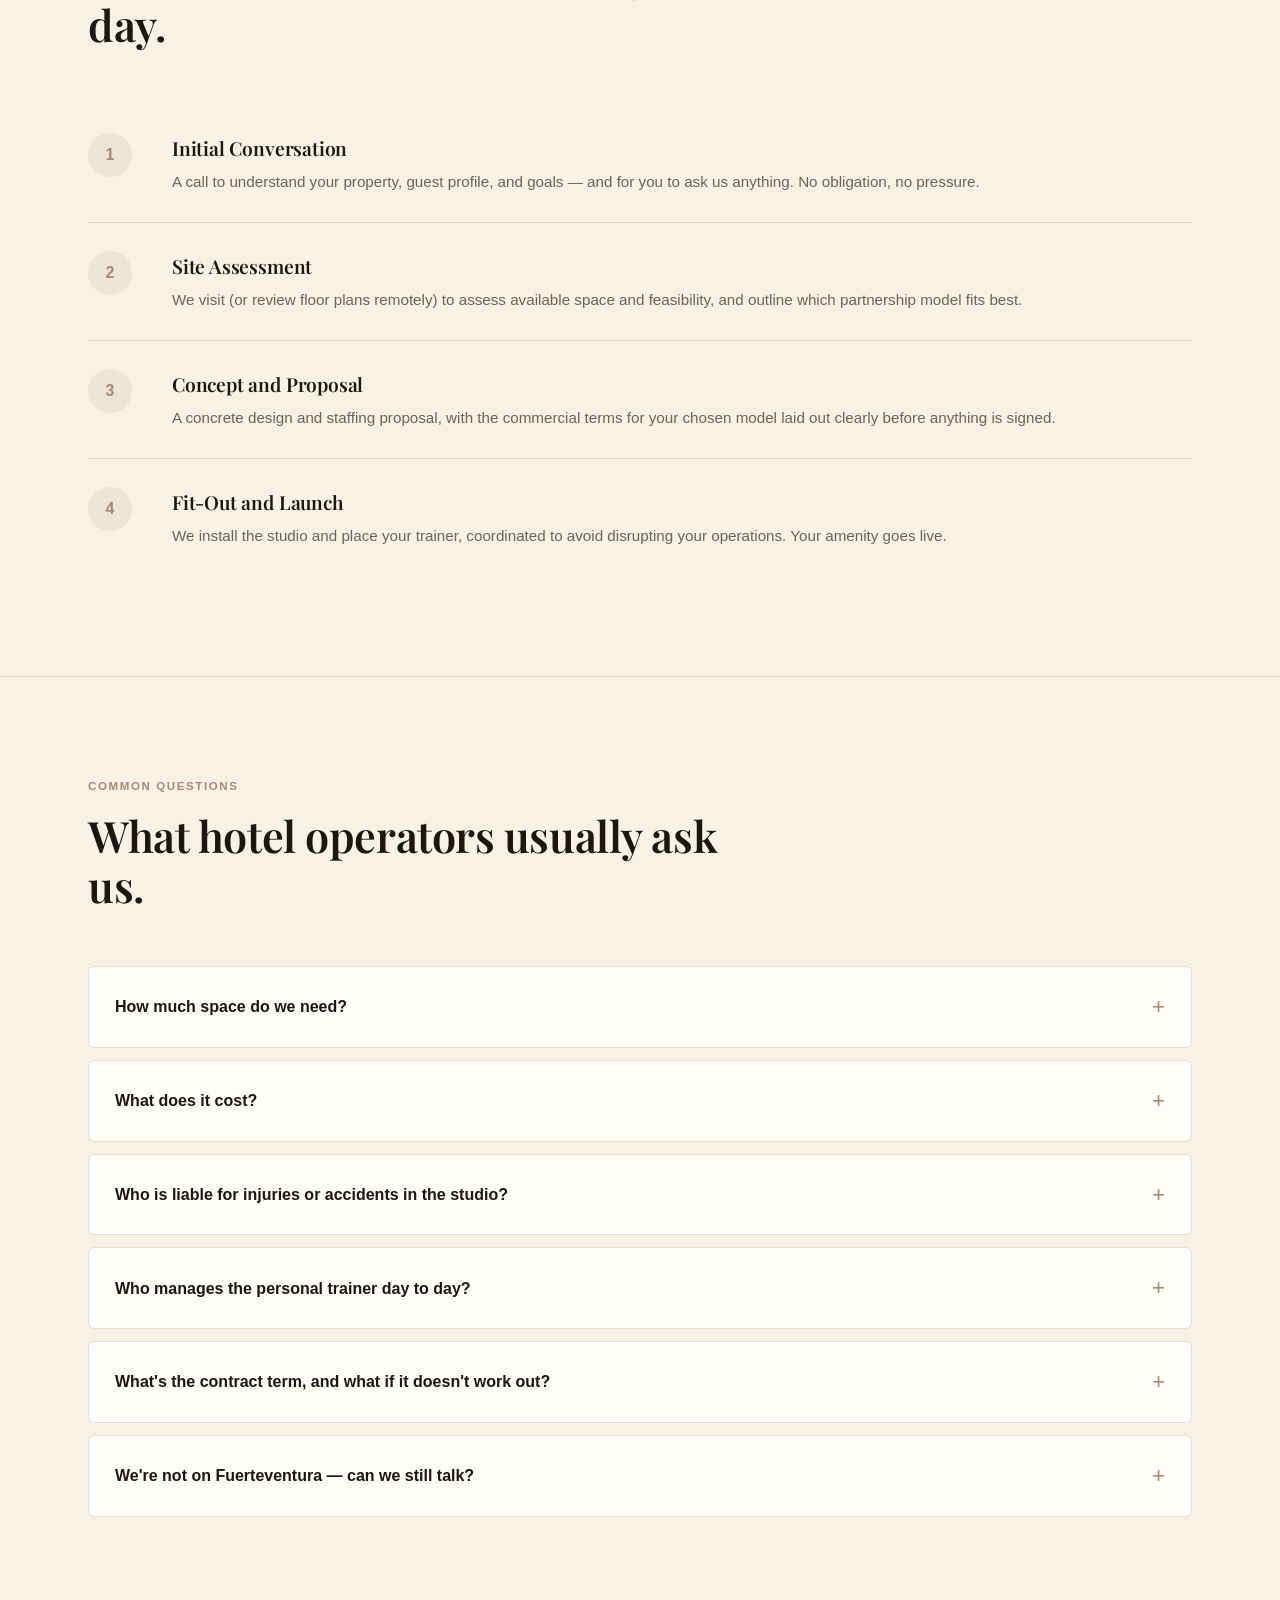
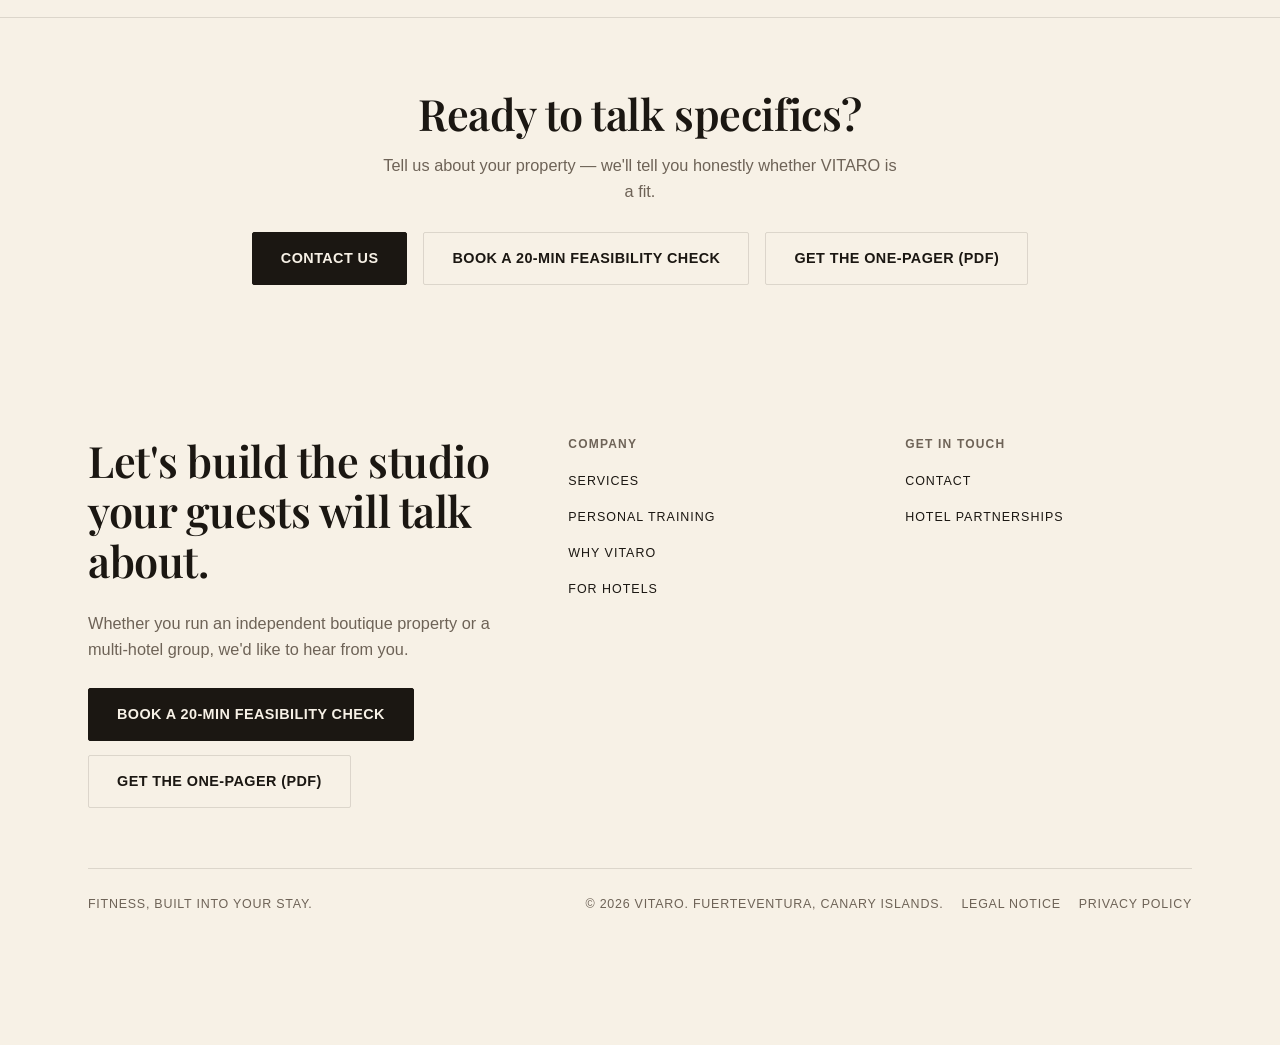
<file: partnerschaft.html>
<!DOCTYPE html>
<html lang="en" data-theme="light">
<head>
<meta charset="UTF-8">
<meta name="robots" content="noindex, nofollow">
<meta name="viewport" content="width=device-width, initial-scale=1.0">
<title id="pageTitle">Partnership Models — VITARO</title>
<meta name="description" content="Full-Service Lease, Revenue Share, or Hybrid — explore how a VITARO hotel partnership works, from first contact to opening day, plus answers to common questions.">
<link rel="canonical" href="https://vitaro-concept.example/partnerschaft.html">
<meta property="og:type" content="website">
<meta property="og:site_name" content="VITARO">
<meta property="og:title" content="Partnership Models — VITARO">
<meta property="og:description" content="Full-Service Lease, Revenue Share, or Hybrid — explore how a VITARO hotel partnership works.">
<meta property="og:image" content="https://vitaro-concept.example/assets/media/vitaro-hero-desktop.jpg">
<meta property="og:url" content="https://vitaro-concept.example/partnerschaft.html">
<meta name="twitter:card" content="summary_large_image">
<link rel="icon" href="data:image/svg+xml,%3Csvg xmlns='http://www.w3.org/2000/svg' viewBox='0 0 100 100'%3E%3Crect width='100' height='100' rx='20' fill='%23f5efe6'/%3E%3Ctext x='50' y='69' font-size='58' font-family='Arial' font-weight='900' fill='%23181410' text-anchor='middle'%3EV%3C/text%3E%3C/svg%3E">
<script>
  (function(){
    try{
      var stored = localStorage.getItem('vitaro-theme');
      var theme;
      if(stored === 'dark' || stored === 'light'){ theme = stored; }
      else { theme = (window.matchMedia && window.matchMedia('(prefers-color-scheme: dark)').matches) ? 'dark' : 'light'; }
      document.documentElement.setAttribute('data-theme', theme);
    }catch(e){}
  })();
</script>
<link rel="preconnect" href="https://fonts.googleapis.com">
<link rel="preconnect" href="https://fonts.gstatic.com" crossorigin>
<link href="https://fonts.googleapis.com/css2?family=Playfair+Display:wght@500;600;700&display=swap" rel="stylesheet">
<link rel="stylesheet" href="assets/css/style.css?v=44">
</head>
<body data-title-key="prt.meta.title">

<a class="skip-link" href="#main" data-i18n="a11y.skip">Skip to content</a>

<header>
  <div class="wrap">
    <nav>
      <a class="logo" href="index.html">VITARO</a>
      <button class="menu-toggle" id="menuToggle" aria-label="Toggle menu" aria-expanded="false" onclick="toggleMobileMenu()">
        <span></span><span></span><span></span>
      </button>
      <div class="nav-panel" id="navPanel">
        <div class="nav-links">
          <a href="leistungen.html" data-i18n="nav.leistungen">Leistungen</a>
          <a href="index.html#trainers" data-i18n="nav.trainers">Personal Training</a>
          <a href="index.html#founder" data-i18n="nav.founder">Why VITARO</a>
          <a href="partnerschaft.html" class="active" data-i18n="nav.partnerschaft">For Hotels</a>
          <a href="kontakt.html" data-i18n="nav.contact">Contact</a>
        </div>
        <div class="nav-cta">
          <select class="lang-select" id="langSelect" aria-label="Language" onchange="applyLang(this.value)">
            <option value="en">EN</option><option value="de">DE</option><option value="es">ES</option>
          </select>
          <button class="theme-toggle" onclick="toggleTheme()" aria-label="Toggle light / dark mode" title="Toggle light / dark mode">
            <span class="icon-dark">&#9789;</span><span class="icon-light">&#9788;</span>
          </button>
          <a href="kontakt.html" class="btn btn-primary" data-i18n="nav.cta">Partner With Us</a>
        </div>
      </div>
    </nav>
  </div>
</header>

<div class="nav-backdrop" id="navBackdrop" onclick="closeMobileMenu()"></div>

<main id="main">

<section class="hero hero-sm">
  <div class="wrap hero-content hero-inner">
    <span class="eyebrow" data-i18n="prt.hero.eyebrow">Partnership</span>
    <h1 data-i18n="prt.hero.h1">A partnership model that fits your property.</h1>
    <p class="lead" data-i18n="prt.hero.lead">Three ways to work with us, with indicative ranges — the exact structure follows your property size, guest volume and investment appetite.</p>
  </div>
</section>

<section id="founding">
  <div class="wrap">
    <div class="section-head">
      <span class="eyebrow" data-i18n="offer.eyebrow">Founding Partner Programme</span>
      <h2 data-i18n="offer.h2">Be one of the first hotels — on pilot terms.</h2>
      <p data-i18n="offer.p">We're launching with a limited number of resort and vacation hotels on Fuerteventura, then the Canary Islands. Founding partners get terms we won't offer later, in exchange for being first.</p>
    </div>
    <div class="partner-band">
      <div>
        <ul>
          <li data-i18n="offer.li1">No upfront fit-out cost under the Revenue Share pilot terms</li>
          <li data-i18n="offer.li2">A shorter initial term with a clear exit clause, agreed before launch</li>
          <li data-i18n="offer.li3">A direct line to the founder throughout the pilot — decisions in days, not quarters</li>
        </ul>
        <p class="source-note" style="margin-top:18px;" data-i18n="offer.note">Pilot terms apply to a limited number of properties; the written partnership agreement governs.</p>
      </div>
      <div>
        <div class="partner-card">
          <h3 data-i18n="offer.card.h3">Apply as a founding partner</h3>
          <p data-i18n="offer.card.p">A 20-minute feasibility check is the first step: your property, your guest mix, and whether the pilot fits.</p>
          <a href="kontakt.html#contactForm" data-booking-link class="btn btn-primary" style="width:100%;justify-content:center;" data-i18n="offer.card.btn">Book the feasibility check</a>
          <a href="#models" class="btn btn-ghost" style="width:100%;justify-content:center;margin-top:10px;" data-i18n="offer.card.btn2">See partnership models</a>
        </div>
      </div>
    </div>
  </div>
</section>

<section id="models">
  <div class="wrap">
    <div class="models-grid" style="margin-top:0;">
      <div class="model-card">
        <h3 data-i18n="prt.models.card1.h3">Full-Service Lease</h3>
        <p data-i18n="prt.models.card1.p">A fixed monthly fee covers design, equipment, staffing, and operations — fully managed by us. Predictable cost, zero involvement needed from your team.</p>
        <p style="font-size:.85rem;font-weight:600;color:var(--text);margin-top:14px;" data-i18n="prt.models.card1.fit">Best fit if: you want a turnkey amenity with no operational involvement.</p>
        <div class="model-price" data-state="pending"><b class="model-price-value"></b><span class="model-price-label" data-i18n="prt.models.card1.priceLabel">Indicative monthly range shared in the first call</span></div>
      </div>
      <div class="model-card">
        <h3 data-i18n="prt.models.card2.h3">Revenue Share</h3>
        <p data-i18n="prt.models.card2.p">No upfront cost. We share the revenue generated from guest training sessions and packages, aligning our incentives with the studio's actual usage.</p>
        <p style="font-size:.85rem;font-weight:600;color:var(--text);margin-top:14px;" data-i18n="prt.models.card2.fit">Best fit if: you'd rather avoid upfront investment and share in the upside.</p>
        <div class="model-price" data-state="pending"><b class="model-price-value"></b><span class="model-price-label" data-i18n="prt.models.card2.priceLabel">Indicative revenue-share range shared in the first call</span></div>
      </div>
      <div class="model-card">
        <h3 data-i18n="prt.models.card3.h3">Hybrid</h3>
        <p data-i18n="prt.models.card3.p">A combination tailored to your investment appetite and guest volume — for example, a reduced base fee plus a smaller revenue share.</p>
        <p style="font-size:.85rem;font-weight:600;color:var(--text);margin-top:14px;" data-i18n="prt.models.card3.fit">Best fit if: you want a middle ground between the two — details discussed together.</p>
        <div class="model-price" data-state="pending"><b class="model-price-value"></b><span class="model-price-label" data-i18n="prt.models.card3.priceLabel">Indicative blend shared in the first call</span></div>
      </div>
    </div>
    <p class="source-note" style="margin-top:22px;" data-i18n="prt.models.priceNote">Ranges are indicative; the binding figure is set in the written proposal after the site assessment.</p>
  </div>
</section>

<section id="specifics">
  <div class="wrap">
    <div class="section-head">
      <span class="eyebrow" data-i18n="spec.eyebrow">What your property needs</span>
      <h2 data-i18n="spec.h2">Check the fit in two minutes.</h2>
      <p data-i18n="spec.p">The six things hotel operators ask first. Where a figure depends on your property, we confirm it in the site assessment.</p>
    </div>
    <div class="spec-grid">
      <div class="model-card"><h3 data-i18n="spec.1.h3">Space</h3><p data-i18n="spec.1.p">A dedicated room with natural light and guest access; the minimum footprint depends on your equipment mix and is confirmed in the site assessment.</p></div>
      <div class="model-card"><h3 data-i18n="spec.2.h3">Time to launch</h3><p data-i18n="spec.2.p">From signed agreement to opening day: planning, sourcing, fit-out and trainer placement run in parallel; the timeline is fixed in the proposal.</p></div>
      <div class="model-card"><h3 data-i18n="spec.3.h3">What the hotel provides</h3><p data-i18n="spec.3.p">The room, power, climate control, water and Wi-Fi, plus a guest access route. Equipment, design, staff and operations come from us.</p></div>
      <div class="model-card"><h3 data-i18n="spec.4.h3">Staffing</h3><p data-i18n="spec.4.p">One on-site personal trainer, employed and managed by VITARO, with cover for absences; coverage hours are matched to your guest patterns.</p></div>
      <div class="model-card"><h3 data-i18n="spec.5.h3">Insurance and liability</h3><p data-i18n="spec.5.p">Responsibilities are split explicitly in the partnership agreement — studio operations and training on our side, the building on yours — and walked through before signing.</p></div>
      <div class="model-card"><h3 data-i18n="spec.6.h3">Term and exit</h3><p data-i18n="spec.6.p">An initial term with a clear exit clause, agreed per property; founding partners get the shortest term we offer.</p></div>
    </div>
  </div>
</section>

<section id="economics">
  <div class="wrap">
    <div class="section-head">
      <span class="eyebrow" data-i18n="econ.eyebrow">The revenue logic</span>
      <h2 data-i18n="econ.h2">How a studio pays for itself.</h2>
      <p data-i18n="econ.p">Five inputs, one line: the method we use in every feasibility check. Every input is property-specific, so we calculate it with you rather than publish a generic number.</p>
    </div>
    <div class="partner-band">
      <div>
        <ol class="process-list">
          <li class="process-item"><span class="num">1</span><div><h3 data-i18n="econ.step1.h3">Guests in house</h3><p data-i18n="econ.step1.p">Rooms × occupancy × guests per room gives the nightly audience for the studio.</p></div></li>
          <li class="process-item"><span class="num">2</span><div><h3 data-i18n="econ.step2.h3">Uptake</h3><p data-i18n="econ.step2.p">The share of guests who book a session or package — driven by visibility, trainer presence and your guest profile.</p></div></li>
          <li class="process-item"><span class="num">3</span><div><h3 data-i18n="econ.step3.h3">Sessions and price</h3><p data-i18n="econ.step3.p">Sessions per month × average price per session or package.</p></div></li>
          <li class="process-item"><span class="num">4</span><div><h3 data-i18n="econ.step4.h3">Studio revenue</h3><p data-i18n="econ.step4.p">The monthly top line the studio generates on your property.</p></div></li>
          <li class="process-item"><span class="num">5</span><div><h3 data-i18n="econ.step5.h3">Your share</h3><p data-i18n="econ.step5.p">Split according to the model you choose — with staff, equipment and maintenance already on our side of the line.</p></div></li>
        </ol>
        <p class="source-note" style="margin-top:18px;" data-i18n="econ.note">Illustrative method; every input is property-specific and set jointly in the feasibility check.</p>
      </div>
      <div>
        <div class="partner-card">
          <h3 data-i18n="econ.card.h3">Get your property's numbers</h3>
          <p data-i18n="econ.card.p">Bring your room count and occupancy — we run the method live in the 20-minute call.</p>
          <a href="kontakt.html#contactForm" data-booking-link class="btn btn-primary" style="width:100%;justify-content:center;" data-i18n="econ.card.btn">Book the 20-minute call</a>
        </div>
      </div>
    </div>
  </div>
</section>

<section id="onepager" class="section-tight">
  <div class="wrap">
    <div class="partner-card onepager-card">
      <h3 data-i18n="pdf.h3">Two-page overview (PDF)</h3>
      <p data-i18n="pdf.p">Everything on this page in a format you can forward to your owner, GM or board — in English, German or Spanish.</p>
      <div class="pdf-links">
        <a class="btn btn-ghost" href="assets/downloads/vitaro-one-pager-en.pdf" download>EN</a>
        <a class="btn btn-ghost" href="assets/downloads/vitaro-one-pager-de.pdf" download>DE</a>
        <a class="btn btn-ghost" href="assets/downloads/vitaro-one-pager-es.pdf" download>ES</a>
      </div>
      <p class="source-note" data-i18n="pdf.note">Version 1, September 2026 — no client data; figures are third-party market research.</p>
    </div>
  </div>
</section>

<section id="process">
  <div class="wrap">
    <div class="section-head">
      <span class="eyebrow" data-i18n="prt.process.eyebrow">How It Works</span>
      <h2 data-i18n="prt.process.h2">From first contact to opening day.</h2>
    </div>
    <ol class="process-list">
      <li class="process-item">
        <div class="num">1</div>
        <div><h3 data-i18n="prt.process.step1.h3">Initial Conversation</h3><p data-i18n="prt.process.step1.p">A call to understand your property, guest profile, and goals — and for you to ask us anything. No obligation, no pressure.</p></div>
      </li>
      <li class="process-item">
        <div class="num">2</div>
        <div><h3 data-i18n="prt.process.step2.h3">Site Assessment</h3><p data-i18n="prt.process.step2.p">We visit (or review floor plans remotely) to assess available space and feasibility, and outline which partnership model fits best.</p></div>
      </li>
      <li class="process-item">
        <div class="num">3</div>
        <div><h3 data-i18n="prt.process.step3.h3">Concept and Proposal</h3><p data-i18n="prt.process.step3.p">A concrete design and staffing proposal, with the commercial terms for your chosen model laid out clearly before anything is signed.</p></div>
      </li>
      <li class="process-item">
        <div class="num">4</div>
        <div><h3 data-i18n="prt.process.step4.h3">Fit-Out and Launch</h3><p data-i18n="prt.process.step4.p">We install the studio and place your trainer, coordinated to avoid disrupting your operations. Your amenity goes live.</p></div>
      </li>
    </ol>
  </div>
</section>

<section id="faq">
  <div class="wrap">
    <div class="section-head">
      <span class="eyebrow" data-i18n="prt.faq.eyebrow">Common Questions</span>
      <h2 data-i18n="prt.faq.h2">What hotel operators usually ask us.</h2>
    </div>
    <div class="faq-list">
      <details class="faq-item"><summary data-i18n="prt.faq.q1">How much space do we need?</summary><div class="faq-a" data-i18n="prt.faq.a1">It depends on your guest volume and the equipment mix, but we've designed functional studios in modest footprints. We assess your actual available space during the site visit rather than asking you to guess in advance.</div></details>
      <details class="faq-item"><summary data-i18n="prt.faq.q2">What does it cost?</summary><div class="faq-a" data-i18n="prt.faq.a2">It depends on the model and your property. We're deliberately not publishing fixed prices here because our business model is still being finalized and a number without context would be misleading — we discuss real figures once we understand your property.</div></details>
      <details class="faq-item"><summary data-i18n="prt.faq.q3">Who is liable for injuries or accidents in the studio?</summary><div class="faq-a" data-i18n="prt.faq.a3">Liability and insurance responsibilities are defined in the partnership agreement before launch, matched to the model you choose. We'll walk through this explicitly as part of the proposal, not leave it as fine print.</div></details>
      <details class="faq-item"><summary data-i18n="prt.faq.q4">Who manages the personal trainer day to day?</summary><div class="faq-a" data-i18n="prt.faq.a4">The trainer is employed, trained, and managed by VITARO — not your HR department. They report into our operations structure while representing your hotel's service standards on-site.</div></details>
      <details class="faq-item"><summary data-i18n="prt.faq.q5">What's the contract term, and what if it doesn't work out?</summary><div class="faq-a" data-i18n="prt.faq.a5">Terms are discussed and agreed per property as part of the proposal stage — we don't believe in locking hotels into arrangements that aren't working. Exact terms depend on the model chosen.</div></details>
      <details class="faq-item"><summary data-i18n="prt.faq.q6">We're not on Fuerteventura — can we still talk?</summary><div class="faq-a" data-i18n="prt.faq.a6">Yes. Fuerteventura is our pilot market, but we're planning expansion across the Canary Islands and into further vacation regions. Early conversations with hotels outside the pilot region are welcome.</div></details>
    </div>
  </div>
</section>

<section class="section-tight" style="border-bottom:none;">
  <div class="wrap" style="text-align:center;">
    <h2 data-i18n="prt.cta.h2" style="max-width:640px;margin:0 auto 14px;">Ready to talk specifics?</h2>
    <p data-i18n="prt.cta.p" style="max-width:520px;margin:0 auto 28px;">Tell us about your property — we'll tell you honestly whether VITARO is a fit.</p>
    <div class="hero-actions" style="justify-content:center;">
      <a href="kontakt.html" class="btn btn-primary" data-i18n="prt.cta.btn">Contact Us</a>
      <a href="kontakt.html#contactForm" data-booking-link class="btn btn-ghost" data-i18n="prt.cta.btn2">Book a 20-min feasibility check</a><a href="#onepager" class="btn btn-ghost" data-i18n="prt.cta.btn3">Get the one-pager (PDF)</a>
    </div>
  </div>
</section>

</main>

<footer id="contact">
  <div class="wrap">
    <div class="footer-top">
      <div>
        <h2 data-i18n="footer.h2">Let's build the studio your guests will talk about.</h2>
        <p data-i18n="footer.p">Whether you run an independent boutique property or a multi-hotel group, we'd like to hear from you.</p>
        <div style="margin-top:26px;display:flex;gap:14px;flex-wrap:wrap;">
          <a href="kontakt.html#contactForm" data-booking-link class="btn btn-primary" data-i18n="footer.btn1">Contact Us</a>
          <a href="partnerschaft.html#onepager" class="btn btn-ghost" data-i18n="footer.btn2">Request Partner Info</a>
        </div>
      </div>
      <div class="footer-col">
        <h4 data-i18n="footer.col1.h4">Company</h4>
        <a href="leistungen.html" data-i18n="nav.leistungen">Leistungen</a>
        <a href="index.html#trainers" data-i18n="nav.trainers">Personal Training</a>
        <a href="index.html#founder" data-i18n="nav.founder">Why VITARO</a>
        <a href="partnerschaft.html" data-i18n="nav.partnerschaft">For Hotels</a>
      </div>
      <div class="footer-col">
        <h4 data-i18n="footer.col2.h4">Get in Touch</h4>
        <a href="kontakt.html" data-i18n="nav.contact">Contact</a>
        <a href="partnerschaft.html" data-i18n="footer.link.hotelPartnerships">Hotel Partnerships</a>
      </div>
    </div>
    <div class="footer-bottom">
      <span data-i18n="footer.bottom.tagline">Fitness, built into your stay.</span>
      <div class="footer-legal">
        <span data-i18n="footer.bottom.copyright">© 2026 VITARO. Fuerteventura, Canary Islands.</span>
        <a href="impressum.html" data-i18n="footer.link.impressum">Legal Notice</a>
        <a href="datenschutz.html" data-i18n="footer.link.privacy">Privacy Policy</a>
      </div>
    </div>
  </div>
</footer>

<div class="consent-banner" id="consentBanner">
  <div class="wrap consent-inner">
    <p data-i18n="consent.banner.text">This site loads the Google Maps preview only after you click it. No third-party content runs until then.</p>
    <div class="consent-actions">
      <a href="datenschutz.html" class="btn btn-ghost" data-i18n="consent.banner.link">Privacy Policy</a>
      <button class="btn btn-primary" id="consentDismiss" data-i18n="consent.banner.dismiss">Got it</button>
    </div>
  </div>
</div>

<script src="assets/js/main.js?v=12"></script>
<script src="assets/js/i18n.js?v=9"></script>
<script src="assets/js/consent.js?v=5"></script>
</body>
</html>
</file>
<file: assets/css/style.css>
:root{
  --bg:#f7f1e6;
  --bg-alt:#efe4cf;
  --card:#fffdf8;
  --line:rgba(27,21,14,0.12);
  --text:#1b1712;
  --text-dim:#6e6357;
  --accent:#a68a73;
  --accent-2:#5c4a3a;
  --accent-rgb:166,138,115;
  --accent-2-rgb:92,74,58;
  --bg-rgb:247,241,230;
  --header-bg:rgba(247,241,230,0.9);
  --card-shadow:0 10px 30px rgba(40,30,20,0.06);
  --radius:6px;
  --focus-ring:#a68a73;
}
[data-theme="dark"]{
  --bg:#1a140f;
  --bg-alt:#221b14;
  --card:#241c15;
  --line:rgba(255,255,255,0.1);
  --text:#f3ece0;
  --text-dim:#b5a794;
  --bg-rgb:26,20,15;
  --header-bg:rgba(26,20,15,0.88);
  --card-shadow:none;
}
*{box-sizing:border-box;margin:0;padding:0;}
html{scroll-behavior:smooth;}
body{
  background:var(--bg);
  color:var(--text);
  font-family:-apple-system,'Avenir Next','Helvetica Neue',Arial,sans-serif;
  line-height:1.6;
  -webkit-font-smoothing:antialiased;
  transition:background .25s ease, color .25s ease;
}
a{color:inherit;text-decoration:none;}
img{max-width:100%;display:block;}
.wrap{max-width:1160px;margin:0 auto;padding:0 28px;}
.eyebrow{
  text-transform:uppercase;
  letter-spacing:.14em;
  font-size:.72rem;
  font-weight:700;
  color:var(--accent);
}
h1,h2,h3{font-family:'Playfair Display',Georgia,'Times New Roman',serif;font-weight:600;letter-spacing:-0.01em;}
h1{font-size:clamp(2.4rem,5.4vw,4.1rem);line-height:1.1;}
h2{font-size:clamp(1.9rem,3.4vw,2.7rem);line-height:1.16;}
h3{font-size:1.2rem;}
p{color:var(--text-dim);font-size:1.02rem;}
.btn{
  display:inline-flex;align-items:center;gap:8px;
  padding:14px 28px;border-radius:2px;
  font-weight:600;font-size:.9rem;letter-spacing:.03em;
  border:1px solid transparent;
  cursor:pointer;transition:transform .15s ease, opacity .15s ease;
}
.btn{text-transform:uppercase;}
.btn:hover{transform:none;}
.btn-primary{background:var(--text);color:var(--bg);border-color:var(--text);transition:background .35s ease, color .35s ease;}
.btn-primary:hover{background:transparent;color:var(--text);}
.btn-ghost{background:transparent;color:var(--text);border-color:var(--line);}
.btn-ghost:hover{border-color:var(--text);}

/* ACCESSIBILITY */
.skip-link{
  position:absolute;left:12px;top:-60px;z-index:200;
  background:var(--accent);color:#1b1712;
  padding:10px 18px;border-radius:4px;font-weight:700;font-size:.9rem;
  transition:top .15s ease;
}
.skip-link:focus{top:12px;}
a:focus-visible,button:focus-visible,select:focus-visible,input:focus-visible,textarea:focus-visible{
  outline:2px solid var(--focus-ring);outline-offset:3px;border-radius:4px;
}

/* NAV */
header{
  position:sticky;top:0;z-index:50;
  background:var(--header-bg);
  backdrop-filter:blur(10px);
  border-bottom:1px solid var(--line);
  transition:background .5s ease, border-color .5s ease, backdrop-filter .5s ease;
}
/* Homepage on mobile: header is always a solid bar (fully opaque theme
   color, no blur/glass) - the hero image fades into it at the top instead
   (see .hero-bg::before), mirroring the fade into the text background at
   the bottom (.hero-bg::after). */
@media (max-width:860px){
  body.home header{background:var(--bg);border-bottom-color:transparent;backdrop-filter:none;}
  body.home nav{padding:18px 0;}
}
nav{display:flex;align-items:center;justify-content:space-between;padding:26px 0;flex-wrap:wrap;position:relative;}
.logo{font-family:'Playfair Display',Georgia,serif;font-size:1.4rem;font-weight:500;letter-spacing:.28em;text-transform:uppercase;}
.nav-panel{display:flex;align-items:center;gap:40px;}
.nav-links{display:flex;gap:30px;font-size:.78rem;font-weight:600;color:var(--text);text-transform:uppercase;letter-spacing:.08em;}
.nav-cta{display:flex;align-items:center;gap:14px;}

/* Desktop: logo left, nav links right next to it, utilities pushed to the
   far right. The underline-on-hover treatment is scoped here too, since
   on mobile .nav-links a::after is already used for the dropdown's arrow
   glyph (see the max-width:860px block) — redefining it unscoped would
   merge both declarations into one broken element. */
@media (min-width:861px){
  nav{display:flex;align-items:center;}
  .logo{margin-right:56px;}
  .nav-panel{display:contents;}
  .nav-links{order:1;}
  .nav-cta{order:2;margin-left:auto;}
  .nav-links a{position:relative;padding-bottom:3px;}
  .nav-links a::after{
    content:"";position:absolute;left:0;right:100%;bottom:0;height:1px;
    background:currentColor;transition:right .25s ease;
  }
  .nav-links a:hover::after,.nav-links a.active::after{right:0;}
}

/* THEME TOGGLE */
.theme-toggle{
  width:24px;height:24px;border-radius:0;
  border:none;background:transparent;
  display:flex;align-items:center;justify-content:center;
  cursor:pointer;font-size:.95rem;color:var(--text);
  transition:opacity .15s ease;
  flex:0 0 auto;
}
.theme-toggle:hover{opacity:.6;}
.theme-toggle .icon-light{display:none;}
[data-theme="light"] .theme-toggle .icon-dark{display:none;}
[data-theme="light"] .theme-toggle .icon-light{display:inline;}

/* LANGUAGE SWITCH */
.lang-select{
  appearance:none;-webkit-appearance:none;-moz-appearance:none;
  background-color:transparent;
  border:none;border-left:1px solid var(--line);
  color:var(--text);
  font-size:.78rem;font-weight:600;letter-spacing:.08em;text-transform:uppercase;
  padding:4px 20px 4px 14px;
  border-radius:0;
  cursor:pointer;
  background-image:url("data:image/svg+xml;utf8,<svg xmlns='http://www.w3.org/2000/svg' viewBox='0 0 24 24' fill='none' stroke='%238a7d6c' stroke-width='2'><path d='M6 9l6 6 6-6'/></svg>");
  background-repeat:no-repeat;
  background-position:right 2px center;
  background-size:11px;
  transition:opacity .15s ease;
  flex:0 0 auto;
}
.lang-select:hover{opacity:.6;}
.lang-select option{background:var(--bg-alt);color:var(--text);}

/* MOBILE MENU BUTTON */
.menu-toggle{
  display:none;
  flex-direction:column;justify-content:center;align-items:center;gap:6px;
  width:38px;height:38px;
  background:transparent;border:none;border-radius:0;
  cursor:pointer;flex:0 0 auto;
}
.menu-toggle span{display:block;width:22px;height:1px;background:var(--text);border-radius:0;transition:transform .2s ease, opacity .2s ease;}
.menu-toggle.active span:nth-child(1){transform:translateY(7px) rotate(45deg);}
.menu-toggle.active span:nth-child(2){opacity:0;}
.menu-toggle.active span:nth-child(3){transform:translateY(-7px) rotate(-45deg);}

/* HERO */
.hero{
  position:relative;
  overflow:hidden;
  padding:120px 0 70px;
  background:
    radial-gradient(ellipse 70% 60% at 80% -10%, rgba(var(--accent-rgb),0.22), transparent 60%),
    radial-gradient(ellipse 60% 50% at 0% 100%, rgba(var(--accent-2-rgb),0.14), transparent 60%);
}
.hero.hero-sm{padding:86px 0 64px;}
.hero-bg{position:absolute;inset:0;z-index:0;overflow:hidden;}
/* Crossfade slideshow: 6 stacked layers, one .active at a time, opacity
   transition handled here, cycling handled by main.js (HERO SLIDESHOW). */
.hero-bg-slide{
  position:absolute;inset:0;
  background-size:cover;
  background-position:center 30%;
  opacity:0;
  transition:opacity 2.4s ease-in-out;
  /* Keeps this on its own GPU layer permanently, not just while the
     opacity transition is actively running. Without this, the browser
     promotes/demotes the layer at the start/end of each crossfade, and
     re-merging it back into the normal paint order at the end leaves a
     1px rounding seam right at the fade overlay's edge - only visible
     once a slide has fully settled, gone the moment the next transition
     starts again. */
  will-change:opacity;
  transform:translateZ(0);
}
.hero-bg-slide.active{opacity:1;}
/* Same image set on mobile and desktop now - no more separate portrait
   crops, per request. */
.hero-bg-slide:nth-child(1){
  background-image:url('../media/vitaro-hero-desktop.jpg');
  background-position:center 55%;
}
.hero-bg-slide:nth-child(2){background-image:url('../media/vitaro-gym-2-desktop.jpg');}
.hero-bg-slide:nth-child(3){background-image:url('../media/vitaro-gym-3-desktop.jpg');}
.hero-bg-slide:nth-child(4){background-image:url('../media/vitaro-gym-4-desktop.jpg');}
.hero-bg-slide:nth-child(5){background-image:url('../media/vitaro-gym-5-desktop.jpg');}
.hero-bg-slide:nth-child(6){background-image:url('../media/vitaro-gym-6-desktop.jpg');}
@media (prefers-reduced-motion: reduce){
  .hero-bg-slide{transition:none;}
}
.hero-overlay{
  position:absolute;inset:0;z-index:1;
  background:
    linear-gradient(100deg, var(--bg) 0%, rgba(var(--bg-rgb),0.93) 28%, rgba(var(--bg-rgb),0.55) 56%, rgba(var(--bg-rgb),0.2) 100%),
    linear-gradient(0deg, var(--bg) 0%, transparent 22%);
}
.hero-inner{position:relative;z-index:2;}
.hero-content{max-width:640px;margin:0;text-align:left;}
.hero-content .lead{max-width:520px;margin:22px 0 34px;font-size:1.15rem;}
@media (max-width:860px){
  /* Inner pages (.hero-sm) have no hero-bg/overlay markup at all, so this
     only ever affects the homepage hero. Mobile shows the same 6 photos as
     desktop, as a normal (non-overlaid) banner at the top of the hero:
     the image renders at its own height (uncropped, via aspect-ratio +
     background-size:contain), a gradient fades its bottom edge into the
     page background, and the text starts right after that in normal flow -
     no more scroll-tied reveal/delay, since that trick only made sense for
     one specific pool photo, not a mixed cardio/weights/reception series. */
  /* Kill the decorative accent-tinted radial-gradient background here - it
     was tuned for the old compact photo-overlay hero. Now that .hero spans
     the image plus all the flowing text below it, that tint bleeds behind
     the text section and creates a visible seam right where the fade
     gradient (which targets flat var(--bg)) meets it. Flat var(--bg) for
     the whole section removes the mismatch. */
  body.home .hero:not(.hero-sm){margin-top:0;padding-top:0;background:var(--bg);}
  .hero:not(.hero-sm) .hero-bg{
    position:relative;inset:auto;z-index:auto;overflow:hidden;
    aspect-ratio:3/2;
    display:block;
  }
  /* cover, not contain: none of the 6 photos share an exact aspect ratio
     with this 3:2 box (closest is off by ~0.6%), so contain always left a
     sub-pixel gap on some edge - invisible for a couple of them, but a
     visible 1px background-color line on the sides for images 2-4, and a
     real gap breaking the top/bottom fade for the much-wider 5/6. cover
     guarantees the image always fills the box exactly, so the fades
     always blend against real photo pixels. The crop this adds is minor
     (a percent or two off the sides/top for the closest-matching photos). */
  .hero:not(.hero-sm) .hero-bg-slide{
    background-size:cover;
    background-repeat:no-repeat;
    background-position:center;
    /* Every one of the 6 photos ends up height-constrained by cover in
       this 3:2 box (closest match still isn't exact), so there's ~zero
       vertical slack for background-position to redistribute - it was a
       no-op. scale+translateY actually works: it zooms in, then shifts
       the whole (now larger than the box) image up, revealing more of
       what cover cropped from the bottom and hiding more of the top -
       moving the subject up into the space between the header and where
       the bottom fade starts, instead of sitting too high with empty
       photo up top. */
    transform:scale(1.12) translateY(-5%);
  }
  /* No fade at the top: the header is UI chrome, not content, so a clean
     hard edge against the photo reads as intentional - a soft blend there
     looked more like a rendering glitch than a design choice. The bottom
     fade stays, since that's photo blending into content (text), where a
     soft transition actually earns its place. Needs z-index above the
     slide layers, since ::after would otherwise stack behind real DOM
     children (the 6 .hero-bg-slide divs). */
  .hero:not(.hero-sm) .hero-bg::after{
    content:"";
    position:absolute;left:0;right:0;bottom:0;height:25%;z-index:1;
    background:linear-gradient(to bottom, transparent, var(--bg));
    pointer-events:none;
    transform:translateZ(0);
  }
  .hero:not(.hero-sm) .hero-overlay{display:none;}
  .hero:not(.hero-sm) .hero-content{margin-top:18px;}
}
.hero-actions{display:flex;gap:16px;flex-wrap:wrap;}
/* A concrete, sourced business number right in the hero - not a fabricated
   "trusted by" logo strip (no real hotel partners yet to name), but the
   one fact a hotel decision-maker actually cares about: guest retention.
   Gives the hero a B2B hook instead of pure lifestyle imagery. */
.hero-proof{
  margin-top:22px;font-size:.88rem;color:var(--text-dim);
  padding-top:16px;border-top:1px solid var(--line);
  max-width:420px;
}
.hero-proof strong{color:var(--text);font-weight:900;font-size:1.15rem;margin-right:6px;}
/* Stats live in their own band below the hero photo, on the normal page
   background — not overlaid on the fading image, where legibility depended
   on exactly where the gradient happened to end. Matches how aspria.com
   separates its hero image (short, minimal text) from content blocks. */
.hero-stats-band{background:var(--bg-alt);border-bottom:1px solid var(--line);position:relative;z-index:3;padding:36px 0;}
.hero-stats{display:flex;gap:36px;flex-wrap:wrap;}
.stat b{display:block;font-size:1.8rem;font-weight:900;color:var(--text);}
.stat span{font-size:.82rem;color:var(--text-dim);}

/* PROOF STRIP */
.proof-strip{border-bottom:1px solid var(--line);background:var(--bg-alt);position:relative;z-index:3;}
.proof-inner{display:flex;align-items:center;justify-content:space-between;gap:16px;padding:14px 0;flex-wrap:wrap;font-size:.88rem;}
.proof-inner .p-text{color:var(--text);font-weight:600;}
.proof-inner a{color:var(--accent);font-weight:700;white-space:nowrap;}
.proof-inner a:hover{text-decoration:underline;}

/* SECTION GENERIC */
section{padding:100px 0;border-bottom:1px solid var(--line);}
section.section-tight{padding:70px 0;}
.section-head{max-width:640px;margin-bottom:56px;}
.section-head.center{max-width:680px;margin-left:auto;margin-right:auto;text-align:center;}
.section-head .eyebrow{margin-bottom:14px;display:block;}
.section-head p{margin-top:16px;font-size:1.05rem;}

/* SOURCE NOTES */
.source-note{font-size:.74rem;color:var(--text-dim);opacity:.75;margin-top:8px;display:block;}

/* PROBLEM */
.problem-grid{display:grid;grid-template-columns:repeat(3,1fr);gap:24px;}
.problem-grid.cols-2{grid-template-columns:repeat(2,1fr);}
.problem-card{
  background:var(--card);border:1px solid var(--line);border-radius:var(--radius);
  padding:30px;box-shadow:var(--card-shadow);
}
.problem-card b{font-size:2.2rem;display:block;color:var(--accent);margin-bottom:10px;}
.problem-card p{font-size:.94rem;}

/* SOLUTION STEPS */
.steps{display:grid;grid-template-columns:repeat(3,1fr);gap:28px;}
.step{
  background:var(--bg-alt);border:1px solid var(--line);border-radius:var(--radius);
  padding:32px 28px;position:relative;box-shadow:var(--card-shadow);
}
.step .num{
  width:38px;height:38px;border-radius:10px;
  background:rgba(var(--accent-rgb),0.15);color:var(--accent);
  display:flex;align-items:center;justify-content:center;
  font-weight:800;margin-bottom:22px;
}
.step h3{margin-bottom:10px;}
.step p{font-size:.94rem;}

/* PROCESS TIMELINE */
.process-list{list-style:none;display:flex;flex-direction:column;gap:0;counter-reset:process;}
.process-item{
  display:grid;grid-template-columns:60px 1fr;gap:24px;padding:28px 0;
  border-bottom:1px solid var(--line);
}
.process-item:last-child{border-bottom:none;}
.process-item .num{
  counter-increment:process;
  width:44px;height:44px;border-radius:50%;
  background:rgba(var(--accent-rgb),0.12);color:var(--accent);
  display:flex;align-items:center;justify-content:center;font-weight:800;
}
.process-item h3{margin-bottom:6px;}
.process-item p{font-size:.95rem;}

/* FAQ */
.faq-list{display:flex;flex-direction:column;gap:12px;}
.faq-item{
  background:var(--card);border:1px solid var(--line);border-radius:var(--radius);
  overflow:hidden;
}
.faq-item summary{
  padding:22px 26px;cursor:pointer;font-weight:700;color:var(--text);
  list-style:none;display:flex;align-items:center;justify-content:space-between;gap:16px;
}
.faq-item summary::-webkit-details-marker{display:none;}
.faq-item summary::after{
  content:"+";font-size:1.4rem;font-weight:400;color:var(--accent);flex:0 0 auto;
  transition:transform .2s ease;
}
.faq-item[open] summary::after{transform:rotate(45deg);}
.faq-item .faq-a{padding:0 26px 24px;font-size:.94rem;color:var(--text-dim);}

/* TRAINER SPLIT */
.split{display:grid;grid-template-columns:0.9fr 1.1fr;gap:64px;align-items:center;}
.split-visual{
  aspect-ratio:1/1;border-radius:22px;border:1px solid var(--line);
  background-image:url('../media/vitaro-trainer.jpg');
  background-size:cover;
  background-position:center 20%;
  box-shadow:var(--card-shadow);
  position:relative;
  overflow:hidden;
  display:flex;align-items:flex-end;justify-content:center;
  padding:22px;
}
.split-visual::after{
  content:"";position:absolute;inset:0;
  background:linear-gradient(0deg, rgba(0,0,0,0.6) 0%, rgba(0,0,0,0.1) 42%, transparent 68%);
}
.split-visual .caption{
  position:relative;z-index:1;
  font-size:.85rem;font-weight:600;color:#fff;
  background:rgba(0,0,0,0.35);
  padding:10px 18px;border-radius:999px;
  backdrop-filter:blur(4px);
  text-align:center;
}
.checklist{list-style:none;margin-top:26px;display:flex;flex-direction:column;gap:14px;}
.checklist li{display:flex;gap:12px;font-size:.98rem;color:var(--text);}
.checklist li::before{
  content:"";flex:0 0 8px;height:8px;margin-top:8px;border-radius:2px;
  background:var(--accent-2);
}

/* FOUNDER */
.founder-block{
  display:grid;grid-template-columns:auto 1fr;gap:28px;align-items:flex-start;
  background:var(--card);border:1px solid var(--line);border-radius:var(--radius);
  padding:36px;box-shadow:var(--card-shadow);
}
.founder-avatar{
  width:64px;height:64px;border-radius:50%;flex:0 0 auto;
  background:linear-gradient(150deg, rgba(var(--accent-rgb),0.9), rgba(var(--accent-2-rgb),0.9));
  display:flex;align-items:center;justify-content:center;
  font-family:'Playfair Display',Georgia,serif;font-weight:600;font-size:1.4rem;color:#fffdf8;
}
.founder-name{font-family:'Playfair Display',Georgia,serif;font-weight:600;color:var(--text);margin-top:16px;}
.founder-role{font-size:.85rem;color:var(--text-dim);}

/* PARTNERSHIP MODELS */
.models-grid{display:grid;grid-template-columns:repeat(3,1fr);gap:24px;margin:32px 0 48px;}
.model-card{
  background:var(--card);border:1px solid var(--line);border-radius:var(--radius);
  padding:26px;box-shadow:var(--card-shadow);
}
.model-card h3{font-size:1.02rem;margin-bottom:10px;color:var(--accent);}
.model-card p{font-size:.9rem;}
.models-title{font-weight:800;font-size:1.1rem;color:var(--text);margin-bottom:4px;}

/* FOR HOTELS / CTA */
.partner-band{
  background:linear-gradient(135deg, rgba(var(--accent-rgb),0.1), rgba(var(--accent-2-rgb),0.08));
  border-radius:24px;border:1px solid var(--line);
  padding:64px;display:grid;grid-template-columns:1.15fr 0.85fr;gap:40px;align-items:start;
}
.partner-band ul{list-style:none;margin-top:20px;display:flex;flex-direction:column;gap:12px;}
.partner-band li{font-size:.95rem;color:var(--text-dim);padding-left:20px;position:relative;}
.partner-band li::before{content:"→";position:absolute;left:0;color:var(--accent);font-weight:700;}
.map-card{
  background:var(--card);border:1px solid var(--line);border-radius:16px;
  overflow:hidden;box-shadow:var(--card-shadow);margin-bottom:20px;
}
.map-card iframe{width:100%;height:150px;border:0;display:block;}
[data-theme="dark"] .map-card iframe{filter:invert(94%) hue-rotate(180deg) brightness(0.92) contrast(0.9) saturate(1.1);}
.map-card .map-label{padding:14px 18px;font-size:.82rem;font-weight:700;color:var(--text);}
.partner-card{
  background:var(--card);border:1px solid var(--line);border-radius:16px;padding:32px;
  box-shadow:var(--card-shadow);
}
.partner-card h3{margin-bottom:12px;}
.partner-card p{font-size:.92rem;margin-bottom:26px;}

/* MAP CONSENT (two-click) */
.map-consent{
  background:var(--card);border:1px solid var(--line);border-radius:16px;
  overflow:hidden;box-shadow:var(--card-shadow);margin-bottom:20px;
}
.map-consent-placeholder{
  padding:36px 22px;text-align:center;
}
.map-consent-placeholder p{font-size:.85rem;margin-bottom:16px;}
.map-consent iframe{width:100%;height:150px;border:0;display:block;}

/* FORM */
.form-grid{display:grid;grid-template-columns:1fr 1fr;gap:20px;}
.form-field{display:flex;flex-direction:column;gap:8px;margin-bottom:20px;}
.form-field.full{grid-column:1 / -1;}
.form-field label{font-size:.85rem;font-weight:700;color:var(--text);}
.form-field .hint{font-size:.78rem;color:var(--text-dim);font-weight:400;}
.form-field input,.form-field select,.form-field textarea{
  background:var(--bg-alt);border:1px solid var(--line);border-radius:10px;
  padding:13px 16px;color:var(--text);font-family:inherit;font-size:.95rem;
  transition:border-color .15s ease;
}
.form-field input:focus,.form-field select:focus,.form-field textarea:focus{border-color:var(--accent);outline:none;}
.form-field textarea{resize:vertical;min-height:120px;}
.form-consent{display:flex;gap:12px;align-items:flex-start;font-size:.85rem;color:var(--text-dim);margin-bottom:24px;}
.form-consent input{margin-top:4px;flex:0 0 auto;}
.form-consent a{color:var(--accent);text-decoration:underline;}
.hp-field{position:absolute;left:-9999px;width:1px;height:1px;overflow:hidden;}
.form-note{font-size:.82rem;color:var(--text-dim);margin-top:16px;}
.form-success{
  background:rgba(var(--accent-rgb),0.1);border:1px solid var(--line);border-radius:var(--radius);
  padding:40px;text-align:center;
}
@media (max-width:700px){.form-grid{grid-template-columns:1fr;}}

/* CONTACT CHANNELS */
.contact-channels{display:grid;grid-template-columns:1fr 1fr;gap:20px;margin-bottom:56px;}
.channel-card{
  background:var(--card);border:1px solid var(--line);border-radius:var(--radius);
  padding:28px;box-shadow:var(--card-shadow);
}
.channel-card h3{margin-bottom:8px;}
.channel-card p{font-size:.9rem;margin-bottom:18px;}
@media (max-width:700px){.contact-channels{grid-template-columns:1fr;}}

/* LEGAL PAGES */
.legal-content{max-width:760px;}
.legal-content h2{font-size:1.4rem;margin:40px 0 14px;}
.legal-content h2:first-child{margin-top:0;}
.legal-content h3{font-size:1.05rem;margin:24px 0 10px;color:var(--text);}
.legal-content p{margin-bottom:14px;}
.legal-content ul{margin:0 0 14px 22px;color:var(--text-dim);font-size:1.02rem;}
.legal-content li{margin-bottom:6px;}
.legal-placeholder{
  background:rgba(var(--accent-rgb),0.1);border:1px dashed var(--accent);border-radius:8px;
  padding:2px 8px;color:var(--text);font-weight:700;font-style:normal;
}
.legal-updated{font-size:.82rem;color:var(--text-dim);margin-bottom:40px;}

/* CONSENT BANNER */
.consent-banner{
  position:fixed;left:0;right:0;bottom:0;z-index:100;
  background:var(--card);border-top:1px solid var(--line);
  padding:18px 0 calc(18px + env(safe-area-inset-bottom));
  box-shadow:0 -8px 30px rgba(0,0,0,0.2);
  transform:translateY(110%);transition:transform .3s ease;
}
.consent-banner.visible{transform:translateY(0);}
.consent-inner{
  display:flex;align-items:center;justify-content:space-between;gap:24px;flex-wrap:wrap;
}
.consent-inner p{font-size:.85rem;flex:1 1 320px;min-width:0;margin:0;}
.consent-inner a{color:var(--accent);text-decoration:underline;}
.consent-actions{display:flex;gap:12px;flex:0 0 auto;}

/* 404 */
.error-page{padding:160px 0;text-align:center;}
.error-page .code{font-size:5rem;font-weight:900;color:var(--accent);line-height:1;}

/* FOOTER / CONTACT */
footer{padding:80px 0 40px;}
.footer-top{display:grid;grid-template-columns:1.2fr 0.8fr 0.8fr;gap:50px;margin-bottom:60px;}
.footer-top h2{max-width:420px;margin-bottom:24px;}
.footer-col h4{font-size:.75rem;text-transform:uppercase;letter-spacing:.1em;color:var(--text-dim);margin-bottom:18px;}
.footer-col a{
  display:block;position:relative;width:fit-content;
  font-size:.78rem;text-transform:uppercase;letter-spacing:.08em;
  color:var(--text);margin-bottom:14px;padding-bottom:2px;
}
.footer-col a::after{
  content:"";position:absolute;left:0;right:100%;bottom:0;height:1px;
  background:currentColor;transition:right .25s ease;
}
.footer-col a:hover::after{right:0;}
.footer-bottom{
  border-top:1px solid var(--line);padding-top:26px;
  display:flex;justify-content:space-between;flex-wrap:wrap;gap:14px;
  font-size:.78rem;text-transform:uppercase;letter-spacing:.06em;color:var(--text-dim);
}
.footer-legal{display:flex;gap:18px;flex-wrap:wrap;}
.footer-legal a{color:var(--text-dim);}
.footer-legal a:hover{color:var(--text);}

@media (max-width:860px){
  .menu-toggle{display:flex;}
  body.nav-open{overflow:hidden;}

  .nav-backdrop{
    position:fixed;inset:0;
    background:rgba(6,7,9,0.55);
    opacity:0;visibility:hidden;
    transition:opacity .25s ease, visibility .25s ease;
    z-index:45;
  }
  .nav-backdrop.open{opacity:1;visibility:visible;}

  .nav-panel{
    position:absolute;top:calc(100% + 10px);left:0;right:0;
    background:var(--card);border:1px solid var(--line);
    border-radius:18px;box-shadow:0 24px 60px rgba(0,0,0,0.35);
    padding:8px;
    display:flex;flex-direction:column;gap:0;
    max-height:min(560px, calc(100vh - 110px));overflow-y:auto;
    -webkit-overflow-scrolling:touch;
    opacity:0;visibility:hidden;pointer-events:none;
    transform:translateY(-10px) scale(.98);transform-origin:top right;
    transition:opacity .2s ease, transform .2s ease, visibility .2s ease;
    z-index:55;
  }
  .nav-panel.open{opacity:1;visibility:visible;pointer-events:auto;transform:translateY(0) scale(1);}
  .nav-panel--static{
    position:static;max-height:none;overflow:visible;
    opacity:1;visibility:visible;pointer-events:auto;
    transform:none;box-shadow:none;border:none;background:transparent;padding:0;
  }

  .nav-links{flex-direction:column;gap:2px;width:100%;padding:6px;}
  .nav-links a{
    display:flex;align-items:center;justify-content:space-between;gap:10px;
    padding:14px 14px;border-radius:12px;border-bottom:none;
    font-size:1rem;color:var(--text);
  }
  .nav-links a::after{
    content:"";width:7px;height:7px;flex:0 0 auto;
    border-right:2px solid var(--text-dim);border-bottom:2px solid var(--text-dim);
    transform:rotate(-45deg);opacity:.55;
  }
  .nav-links a:hover,.nav-links a:active{background:rgba(var(--accent-rgb),.1);color:var(--text);}

  .nav-cta{flex-wrap:wrap;align-items:center;gap:10px;width:100%;padding:14px 10px 10px;margin-top:4px;border-top:1px solid var(--line);}
  .nav-cta .lang-select{flex:1 1 auto;}
  .nav-cta .theme-toggle{flex:0 0 auto;}
  .nav-cta .btn-primary{flex:0 0 100%;width:100%;justify-content:center;}
  .split,.partner-band,.footer-top{grid-template-columns:1fr;}
  .problem-grid,.problem-grid.cols-2,.steps,.models-grid,.spec-grid{grid-template-columns:1fr;}
  .founder-block{grid-template-columns:1fr;text-align:left;}
  .partner-band{padding:32px;}
  section{padding:70px 0;}
  .process-item{grid-template-columns:44px 1fr;}
  .consent-inner{flex-direction:column;align-items:stretch;}
  .consent-inner p{flex:none;}
  .consent-actions{width:100%;flex-direction:column;}
  .consent-actions .btn{width:100%;justify-content:center;}
}

/* ---- B2B overhaul: contact form qualification + founder ops block ---- */
[hidden]{display:none !important;}
.form-field input:user-invalid,.form-field select:user-invalid,.form-field textarea:user-invalid{border-color:#b3261e;}
.form-error{color:#b3261e;font-size:.85rem;font-weight:600;margin-top:12px;}
.form-radios-wrap{border:none;padding:0;margin:0;min-width:0;}
.form-radios-wrap legend{font-size:.85rem;font-weight:600;color:var(--text);margin-bottom:8px;padding:0;}
.form-radios{display:flex;gap:18px;flex-wrap:wrap;font-size:.9rem;color:var(--text);}
.form-radios label{display:inline-flex;align-items:center;gap:8px;cursor:pointer;}
.form-radios input{width:auto;margin:0;}
.founder-ops{margin-top:18px;}
.founder-ops h4{font-size:.78rem;text-transform:uppercase;letter-spacing:.1em;color:var(--accent);margin-bottom:8px;}

/* ---- B2B overhaul: founding partner, price ranges, specifics, KPI cards ---- */
.hero-proof a{color:var(--text);font-weight:700;border-bottom:1px solid var(--accent);padding-bottom:1px;}
.hero-proof a:hover{color:var(--accent);}
.proof-inner{display:flex;align-items:center;justify-content:space-between;gap:18px;flex-wrap:wrap;}
.proof-strip .p-text{font-size:.92rem;color:var(--text);font-weight:600;}
.proof-strip a{font-size:.85rem;font-weight:700;color:var(--accent);white-space:nowrap;}
.model-price-teaser{margin:14px 0 0;font-size:.9rem;}
.model-price-teaser a{font-weight:700;color:var(--accent);}
.model-price{margin-top:16px;padding-top:14px;border-top:1px dashed var(--line);}
.model-price b{display:block;font-size:1.3rem;font-weight:900;color:var(--text);}
.model-price[data-state="pending"] b{display:none;}
.model-price[data-state="pending"] .model-price-label{font-weight:600;color:var(--accent);}
.model-price-label{display:block;font-size:.8rem;color:var(--text-dim);}
.spec-grid{display:grid;grid-template-columns:repeat(3,1fr);gap:24px;}
.spec-grid h3{font-size:1.05rem;margin-bottom:8px;}
.spec-grid p{font-size:.94rem;}
.partner-list{list-style:none;margin:14px 0 18px;padding:0;text-align:left;}
.partner-list li{font-size:.9rem;color:var(--text);padding-left:18px;position:relative;margin-bottom:8px;line-height:1.45;}
.partner-list li::before{content:"→";position:absolute;left:0;color:var(--accent);}
.problem-card h4{font-size:.78rem;text-transform:uppercase;letter-spacing:.1em;color:var(--accent);margin-bottom:6px;font-family:inherit;}
.problem-card .card-link{display:inline-block;margin-top:10px;font-size:.88rem;font-weight:700;color:var(--accent);}

/* ---- B2B overhaul: one-pager card, hero PDF link, process list inside partner-band ---- */
.partner-band .process-list li{padding-left:0;}
.partner-band .process-list li::before{content:none;}
.hero-links{margin-top:12px;font-size:.88rem;}
.hero-links a{font-weight:700;color:var(--accent);}
.onepager-card{max-width:620px;text-align:left;}
.pdf-links{display:flex;gap:10px;flex-wrap:wrap;margin:16px 0 12px;}
</file>
